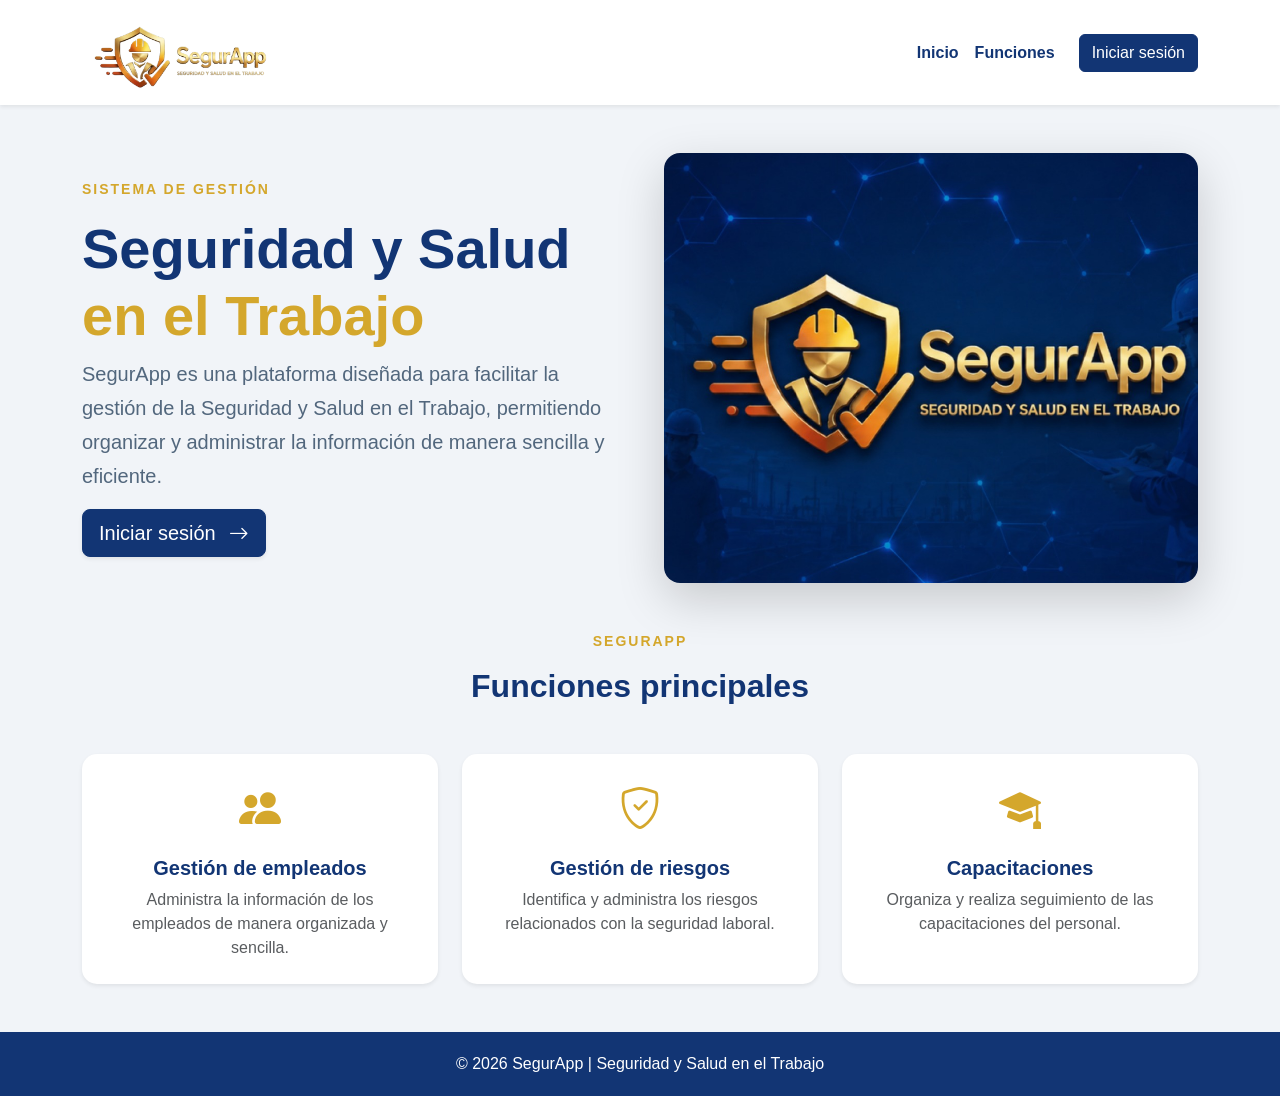
<file: index.html>
<!DOCTYPE html>
<html lang="es">

<head>

    <meta charset="UTF-8">

    <meta name="viewport" content="width=device-width, initial-scale=1.0">

    <title>SegurApp - Seguridad y Salud en el Trabajo</title>


    <link
        href="https://cdn.jsdelivr.net/npm/bootstrap@5.3.3/dist/css/bootstrap.min.css"
        rel="stylesheet"
    >


    <link
        rel="stylesheet"
        href="https://cdn.jsdelivr.net/npm/bootstrap-icons@1.11.3/font/bootstrap-icons.min.css"
    >


    <link rel="stylesheet" href="CSS/index.css">

</head>


<body>


    <nav class="navbar navbar-expand-lg navbar-light bg-white shadow-sm">

        <div class="container">


            <a class="navbar-brand" href="index.html">

                <img
                    src="IMGS/logoSegurApp.png"
                    alt="Logo SegurApp"
                    class="logo-navbar"
                >

            </a>



            <button
                class="navbar-toggler"
                type="button"
                data-bs-toggle="collapse"
                data-bs-target="#menuSegurApp"
                aria-controls="menuSegurApp"
                aria-expanded="false"
                aria-label="Mostrar menú"
            >

                <span class="navbar-toggler-icon"></span>

            </button>



            <div
                class="collapse navbar-collapse"
                id="menuSegurApp"
            >

                <ul class="navbar-nav ms-auto align-items-lg-center">

                    <li class="nav-item">

                        <a
                            class="nav-link active"
                            href="index.html"
                        >
                            Inicio
                        </a>

                    </li>


                    <li class="nav-item">

                        <a
                            class="nav-link"
                            href="#funciones"
                        >
                            Funciones
                        </a>

                    </li>


                    <li class="nav-item ms-lg-3">

                        <a
                            href="proyecto.html"
                            class="btn btn-primary"
                        >

                            Iniciar sesión

                        </a>

                    </li>

                </ul>

            </div>

        </div>

    </nav>



    <main class="container py-5">

        <div class="row align-items-center g-5">



            <section class="col-lg-6">

                <p class="etiqueta">
                    SISTEMA DE GESTIÓN
                </p>


                <h1 class="display-4 fw-bold">

                    Seguridad y Salud

                    <span>
                        en el Trabajo
                    </span>

                </h1>


                <p class="descripcion lead">

                    SegurApp es una plataforma diseñada para facilitar
                    la gestión de la Seguridad y Salud en el Trabajo,
                    permitiendo organizar y administrar la información
                    de manera sencilla y eficiente.

                </p>


                <a
                    href="proyecto.html"
                    class="btn btn-primary btn-lg shadow-sm"
                >

                    Iniciar sesión

                    <i class="bi bi-arrow-right ms-2"></i>

                </a>

            </section>




            <section class="col-lg-6">

                <div class="card border-0 shadow-lg rounded-4 overflow-hidden">

                    <img
                        src="IMGS/imagen-login.jpeg"
                        alt="Seguridad y Salud en el Trabajo"
                        class="img-fluid imagen-principal"
                    >

                </div>

            </section>

        </div>

    </main>




    <section
        id="funciones"
        class="container pb-5"
    >

        <div class="text-center mb-5">

            <p class="etiqueta">
                SEGURAPP
            </p>

            <h2 class="fw-bold">
                Funciones principales
            </h2>

        </div>


        <div class="row g-4">




            <div class="col-md-4">

                <div class="card funcion-card h-100 border-0 shadow-sm">

                    <div class="card-body text-center p-4">

                        <div class="icono-card">

                            <i class="bi bi-people-fill"></i>

                        </div>


                        <h5 class="card-title fw-bold">

                            Gestión de empleados

                        </h5>


                        <p class="card-text text-muted">

                            Administra la información de los empleados
                            de manera organizada y sencilla.

                        </p>

                    </div>

                </div>

            </div>




            <div class="col-md-4">

                <div class="card funcion-card h-100 border-0 shadow-sm">

                    <div class="card-body text-center p-4">

                        <div class="icono-card">

                            <i class="bi bi-shield-check"></i>

                        </div>


                        <h5 class="card-title fw-bold">

                            Gestión de riesgos

                        </h5>


                        <p class="card-text text-muted">

                            Identifica y administra los riesgos
                            relacionados con la seguridad laboral.

                        </p>

                    </div>

                </div>

            </div>




            <div class="col-md-4">

                <div class="card funcion-card h-100 border-0 shadow-sm">

                    <div class="card-body text-center p-4">

                        <div class="icono-card">

                            <i class="bi bi-mortarboard-fill"></i>

                        </div>


                        <h5 class="card-title fw-bold">

                            Capacitaciones

                        </h5>


                        <p class="card-text text-muted">

                            Organiza y realiza seguimiento
                            de las capacitaciones del personal.

                        </p>

                    </div>

                </div>

            </div>

        </div>

    </section>


    <footer class="footer">

        <div class="container text-center">

            <p class="mb-0">

                © 2026 SegurApp |
                Seguridad y Salud en el Trabajo

            </p>

        </div>

    </footer>



    <script
        src="https://cdn.jsdelivr.net/npm/bootstrap@5.3.3/dist/js/bootstrap.bundle.min.js">
    </script>

</body>

</html>
</file>
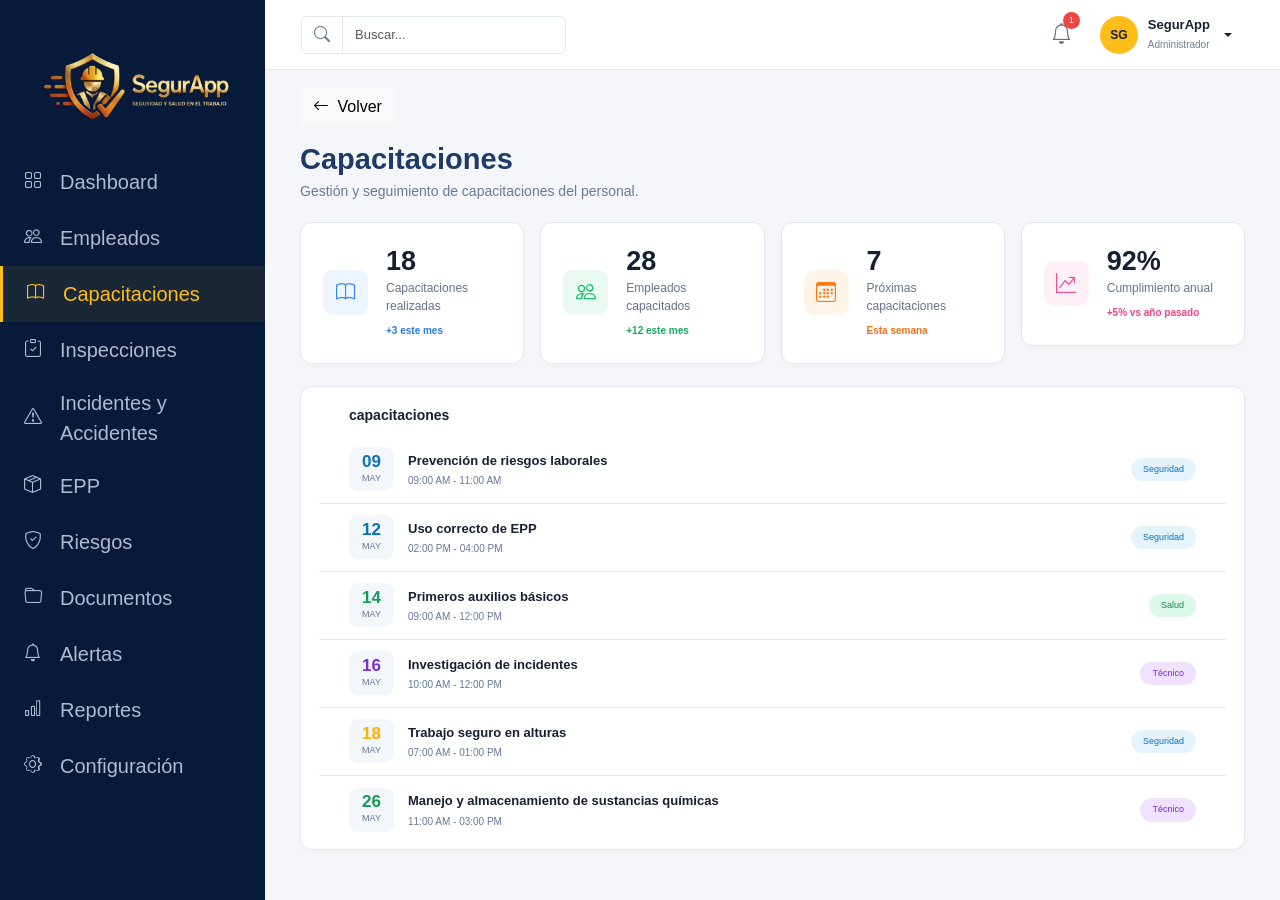
<file: capacitaciones-lista.html>
<!DOCTYPE html>
<html lang="es">

<head>
    <meta charset="UTF-8">
    <meta name="viewport" content="width=device-width, initial-scale=1.0">

    <title>Capacitaciones - SegurApp</title>

    <link href="https://cdn.jsdelivr.net/npm/bootstrap@5.3.3/dist/css/bootstrap.min.css" rel="stylesheet">

    <link rel="stylesheet" href="https://cdn.jsdelivr.net/npm/bootstrap-icons@1.11.3/font/bootstrap-icons.min.css">

    <link rel="stylesheet" href="CSS/capacitaciones-lista.css">
</head>

<body>

    <div class="container-fluid p-0">
        <div class="row g-0 min-vh-100">
            
            <aside class="col-auto d-none d-md-block">

                <div class="barra-lateral vh-100">

                    <div class="logo-contenedor text-center">
                        <img src="IMGS/logoSegurApp.png" alt="Logo SegurApp" class="logo">
                    </div>

                    <nav class="nav flex-column">

                        <a href="Dashboard.html" class="enlace-menu">
                            <i class="bi bi-grid"></i>
                            <span>Dashboard</span>
                        </a>

                        <a href="empleados.html" class="enlace-menu">
                            <i class="bi bi-people"></i>
                            <span>Empleados</span>
                        </a>

                        <a href="capacitaciones.html" class="enlace-menu activo">
                            <i class="bi bi-book"></i>
                            <span>Capacitaciones</span>
                        </a>

                        <a href="inspecciones.html" class="enlace-menu">
                            <i class="bi bi-clipboard-check"></i>
                            <span>Inspecciones</span>
                        </a>

                        <a href="#" class="enlace-menu">
                            <i class="bi bi-exclamation-triangle"></i>
                            <span>Incidentes y Accidentes</span>
                        </a>

                        <a href="#" class="enlace-menu">
                            <i class="bi bi-box-seam"></i>
                            <span>EPP</span>
                        </a>

                        <a href="#" class="enlace-menu">
                            <i class="bi bi-shield-check"></i>
                            <span>Riesgos</span>
                        </a>

                        <a href="#" class="enlace-menu">
                            <i class="bi bi-folder"></i>
                            <span>Documentos</span>
                        </a>

                        <a href="#" class="enlace-menu">
                            <i class="bi bi-bell"></i>
                            <span>Alertas</span>
                        </a>

                        <a href="#" class="enlace-menu">
                            <i class="bi bi-bar-chart"></i>
                            <span>Reportes</span>
                        </a>

                        <a href="#" class="enlace-menu">
                            <i class="bi bi-gear"></i>
                            <span>Configuración</span>
                        </a>

                    </nav>

                </div>

            </aside>


            <main class="col">

                <nav class="navbar bg-white px-4">

                    <div class="container-fluid">

                        <div class="d-flex align-items-center gap-2">

                            <button class="boton-menu-movil d-md-none" type="button"
                                data-bs-toggle="offcanvas" data-bs-target="#menuMovil"
                                aria-controls="menuMovil" aria-label="Abrir menú">
                                <i class="bi bi-list"></i>
                            </button>

                            <span class="titulo-movil d-md-none">Capacitaciones</span>

                            <div class="input-group buscador d-none d-md-flex">

                                <span class="input-group-text bg-white">
                                    <i class="bi bi-search"></i>
                                </span>

                                <input type="text" class="form-control" placeholder="Buscar...">

                            </div>

                        </div>


                        <div class="d-flex align-items-center gap-3">

                            <div class="notificaciones position-relative">

                                <i class="bi bi-bell"></i>

                                <span class="badge-notificacion">
                                    1
                                </span>

                            </div>


                            <div class="dropdown">

                                <button class="btn usuario-menu dropdown-toggle" type="button"
                                    data-bs-toggle="dropdown">

                                    <div class="avatar">
                                        SG
                                    </div>

                                    <div class="datos-usuario d-none d-md-block">
                                        <strong>SegurApp</strong>
                                        <small>Administrador</small>
                                    </div>

                                </button>


                                <ul class="dropdown-menu dropdown-menu-end">

                                    <li>
                                        <a class="dropdown-item" href="#">
                                            <i class="bi bi-person me-2"></i>
                                            Mi perfil
                                        </a>
                                    </li>

                                    <li>
                                        <a class="dropdown-item" href="#">
                                            <i class="bi bi-gear me-2"></i>
                                            Configuración
                                        </a>
                                    </li>

                                    <li>
                                        <hr class="dropdown-divider">
                                    </li>

                                    <li>
                                        <a class="dropdown-item text-danger" href="index.html">
                                            <i class="bi bi-box-arrow-right me-2"></i>
                                            Cerrar sesión
                                        </a>
                                    </li>

                                </ul>

                            </div>

                        </div>

                    </div>

                </nav>


                <div class="contenido">

                    <div class="encabezado">

                        <a href="capacitaciones.html" class="btn btn-light mb-3">
                            <i class="bi bi-arrow-left me-1"></i>
                            Volver
                        </a>

                        <h1>
                            Capacitaciones
                        </h1>

                        <p>
                            Gestión y seguimiento de capacitaciones del personal.
                        </p>

                    </div>


                    <div class="row g-3 tarjetas">

                        <div class="col-xl-3 col-md-6">
                            <div class="tarjeta">
                                <div class="icono icono-azul">
                                    <i class="bi bi-book"></i>
                                </div>
                                <div>
                                    <h2>18</h2>
                                    <p>Capacitaciones realizadas</p>
                                    <span class="dato azul">+3 este mes</span>
                                </div>
                            </div>
                        </div>

                        <div class="col-xl-3 col-md-6">
                            <div class="tarjeta">
                                <div class="icono icono-verde">
                                    <i class="bi bi-people"></i>
                                </div>
                                <div>
                                    <h2>28</h2>
                                    <p>Empleados capacitados</p>
                                    <span class="dato verde">+12 este mes</span>
                                </div>
                            </div>
                        </div>

                        <div class="col-xl-3 col-md-6">
                            <div class="tarjeta">
                                <div class="icono icono-naranja">
                                    <i class="bi bi-calendar3"></i>
                                </div>
                                <div>
                                    <h2>7</h2>
                                    <p>Próximas capacitaciones</p>
                                    <span class="dato naranja">Esta semana</span>
                                </div>
                            </div>
                        </div>

                        <div class="col-xl-3 col-md-6">
                            <div class="tarjeta">
                                <div class="icono icono-rosado">
                                    <i class="bi bi-graph-up-arrow"></i>
                                </div>
                                <div>
                                    <h2>92%</h2>
                                    <p>Cumplimiento anual</p>
                                    <span class="dato rosado">+5% vs año pasado</span>
                                </div>
                            </div>
                        </div>

                    </div>


                    <div class="tarjeta-lista">

                        <div class="titulo-lista">
                            <h3>Capacitaciones</h3>
                        </div>

                        <div class="lista-capacitaciones">

                            <div class="capacitacion">
                                <div class="fecha fecha-azul">
                                    <strong>09</strong>
                                    <span>MAY</span>
                                </div>
                                <div class="datos-capacitacion">
                                    <strong>Prevención de riesgos laborales</strong>
                                    <span>09:00 AM - 11:00 AM</span>
                                </div>
                                <span class="categoria seguridad">Seguridad</span>
                            </div>

                            <div class="capacitacion">
                                <div class="fecha fecha-azul">
                                    <strong>12</strong>
                                    <span>MAY</span>
                                </div>
                                <div class="datos-capacitacion">
                                    <strong>Uso correcto de EPP</strong>
                                    <span>02:00 PM - 04:00 PM</span>
                                </div>
                                <span class="categoria seguridad">Seguridad</span>
                            </div>

                            <div class="capacitacion">
                                <div class="fecha fecha-verde">
                                    <strong>14</strong>
                                    <span>MAY</span>
                                </div>
                                <div class="datos-capacitacion">
                                    <strong>Primeros auxilios básicos</strong>
                                    <span>09:00 AM - 12:00 PM</span>
                                </div>
                                <span class="categoria salud">Salud</span>
                            </div>

                            <div class="capacitacion">
                                <div class="fecha fecha-morado">
                                    <strong>16</strong>
                                    <span>MAY</span>
                                </div>
                                <div class="datos-capacitacion">
                                    <strong>Investigación de incidentes</strong>
                                    <span>10:00 AM - 12:00 PM</span>
                                </div>
                                <span class="categoria tecnico">Técnico</span>
                            </div>

                            <div class="capacitacion">
                                <div class="fecha fecha-naranja">
                                    <strong>18</strong>
                                    <span>MAY</span>
                                </div>
                                <div class="datos-capacitacion">
                                    <strong>Trabajo seguro en alturas</strong>
                                    <span>07:00 AM - 01:00 PM</span>
                                </div>
                                <span class="categoria seguridad">Seguridad</span>
                            </div>

                            <div class="capacitacion">
                                <div class="fecha fecha-verde">
                                    <strong>26</strong>
                                    <span>MAY</span>
                                </div>
                                <div class="datos-capacitacion">
                                    <strong>Manejo y almacenamiento de sustancias químicas</strong>
                                    <span>11:00 AM - 03:00 PM</span>
                                </div>
                                <span class="categoria tecnico">Técnico</span>
                            </div>

                        </div>

                    </div>

                </div>

            </main>

        </div>
    </div>


    <div class="offcanvas offcanvas-start menu-movil" tabindex="-1" id="menuMovil">

        <div class="offcanvas-header">

            <img src="IMGS/logoSegurApp.png" class="logo-movil" alt="Logo SegurApp">

            <button type="button" class="btn-close btn-close-white" data-bs-dismiss="offcanvas"
                aria-label="Cerrar"></button>

        </div>

        <div class="offcanvas-body p-0">

            <nav class="nav flex-column">

                <a href="Dashboard.html" class="enlace-menu">
                    <i class="bi bi-grid"></i> <span>Dashboard</span>
                </a>

                <a href="empleados.html" class="enlace-menu">
                    <i class="bi bi-people"></i> <span>Empleados</span>
                </a>

                <a href="capacitaciones.html" class="enlace-menu activo">
                    <i class="bi bi-book"></i> <span>Capacitaciones</span>
                </a>

                <a href="inspecciones.html" class="enlace-menu">
                    <i class="bi bi-clipboard-check"></i> <span>Inspecciones</span>
                </a>

                <a href="#" class="enlace-menu">
                    <i class="bi bi-exclamation-triangle"></i> <span>Incidentes y Accidentes</span>
                </a>

                <a href="#" class="enlace-menu">
                    <i class="bi bi-box-seam"></i> <span>EPP</span>
                </a>

                <a href="#" class="enlace-menu">
                    <i class="bi bi-shield-check"></i> <span>Riesgos</span>
                </a>

                <a href="#" class="enlace-menu">
                    <i class="bi bi-folder"></i> <span>Documentos</span>
                </a>

                <a href="#" class="enlace-menu">
                    <i class="bi bi-bell"></i> <span>Alertas</span>
                </a>

                <a href="#" class="enlace-menu">
                    <i class="bi bi-bar-chart"></i> <span>Reportes</span>
                </a>

                <a href="#" class="enlace-menu">
                    <i class="bi bi-gear"></i> <span>Configuración</span>
                </a>

            </nav>

        </div>

    </div>


    <script src="https://cdn.jsdelivr.net/npm/bootstrap@5.3.3/dist/js/bootstrap.bundle.min.js"></script>

</body>

</html>
</file>
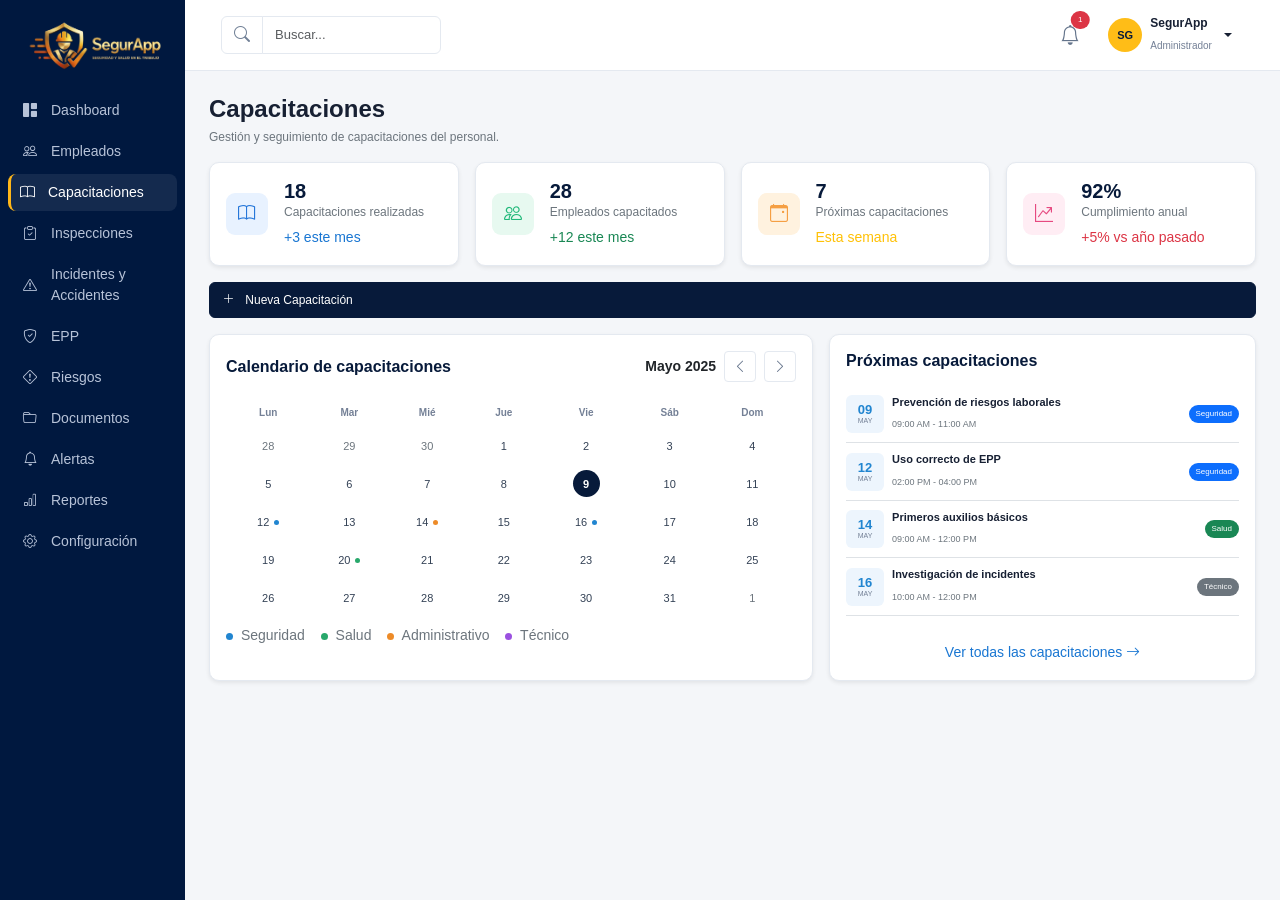
<file: capacitaciones.html>
<!DOCTYPE html>
<html lang="es">

<head>

    <meta charset="UTF-8">

    <meta name="viewport" content="width=device-width, initial-scale=1.0">

    <title>SegurApp - Capacitaciones</title>

    <link href="https://cdn.jsdelivr.net/npm/bootstrap@5.3.3/dist/css/bootstrap.min.css" rel="stylesheet">

    <link rel="stylesheet" href="https://cdn.jsdelivr.net/npm/bootstrap-icons@1.11.3/font/bootstrap-icons.min.css">

    <link rel="stylesheet" href="CSS/capacitaciones.css">

</head>


<body>

    <div class="container-fluid p-0">

        <div class="row g-0 min-vh-100">

            <aside class="col-auto d-none d-md-block">

                <div class="barra-lateral vh-100">

                    <div class="text-center">
                        <img src="IMGS/logoSegurApp.png" alt="Logo SegurApp" class="img-fluid logo">
                    </div>

                    <nav class="nav flex-column">

                        <a href="Dashboard.html" class="nav-link enlace-menu">
                            <i class="bi bi-grid-1x2-fill"></i>
                            <span>Dashboard</span>
                        </a>

                        <a href="empleados.html" class="nav-link enlace-menu">
                            <i class="bi bi-people"></i>
                            <span>Empleados</span>
                        </a>

                        <a href="capacitaciones.html" class="nav-link enlace-menu activo">
                            <i class="bi bi-book"></i>
                            <span>Capacitaciones</span>
                        </a>

                        <a href="inspecciones.html" class="nav-link enlace-menu">
                            <i class="bi bi-clipboard-check"></i>
                            <span>Inspecciones</span>
                        </a>

                        <a href="#" class="nav-link enlace-menu">
                            <i class="bi bi-exclamation-triangle"></i>
                            <span>Incidentes y Accidentes</span>
                        </a>

                        <a href="#" class="nav-link enlace-menu">
                            <i class="bi bi-shield-check"></i>
                            <span>EPP</span>
                        </a>

                        <a href="#" class="nav-link enlace-menu">
                            <i class="bi bi-exclamation-diamond"></i>
                            <span>Riesgos</span>
                        </a>

                        <a href="#" class="nav-link enlace-menu">
                            <i class="bi bi-folder"></i>
                            <span>Documentos</span>
                        </a>

                        <a href="#" class="nav-link enlace-menu">
                            <i class="bi bi-bell"></i>
                            <span>Alertas</span>
                        </a>

                        <a href="#" class="nav-link enlace-menu">
                            <i class="bi bi-bar-chart"></i>
                            <span>Reportes</span>
                        </a>

                        <a href="#" class="nav-link enlace-menu">
                            <i class="bi bi-gear"></i>
                            <span>Configuración</span>
                        </a>

                    </nav>

                </div>

            </aside>


            <main class="col">

                <nav class="navbar bg-light px-4">

                    <div class="container-fluid">

                        <div class="d-flex align-items-center gap-2">

                            <button class="boton-menu-movil d-md-none" type="button"
                                data-bs-toggle="offcanvas" data-bs-target="#menuMovil"
                                aria-controls="menuMovil" aria-label="Abrir menú">
                                <i class="bi bi-list"></i>
                            </button>

                            <span class="titulo-movil d-md-none">Capacitaciones</span>

                            <form class="d-none d-md-flex">

                                <div class="input-group">

                                    <span class="input-group-text bg-white">
                                        <i class="bi bi-search"></i>
                                    </span>

                                    <input class="form-control" type="search" placeholder="Buscar..." aria-label="Buscar">

                                </div>

                            </form>

                        </div>


                        <div class="d-flex align-items-center gap-3">

                            <div class="position-relative">

                                <i class="bi bi-bell fs-5"></i>

                                <span class="position-absolute top-0 start-100 translate-middle badge rounded-pill bg-danger">
                                    1
                                </span>

                            </div>


                            <div class="dropdown">

                                <button class="btn dropdown-toggle d-flex align-items-center gap-2" type="button"
                                    data-bs-toggle="dropdown" aria-expanded="false">

                                    <span class="avatar-usuario">
                                        SG
                                    </span>

                                    <span class="d-none d-md-block text-start">

                                        <strong class="d-block">
                                            SegurApp
                                        </strong>

                                        <small>
                                            Administrador
                                        </small>

                                    </span>

                                </button>


                                <ul class="dropdown-menu dropdown-menu-end shadow">

                                    <li>
                                        <div class="px-3 py-2">
                                            <strong>SegurApp</strong>
                                            <small class="d-block text-secondary">Administrador</small>
                                        </div>
                                    </li>

                                    <li>
                                        <hr class="dropdown-divider">
                                    </li>

                                    <li>
                                        <a class="dropdown-item" href="#">
                                            <i class="bi bi-person me-2"></i>
                                            Mi perfil
                                        </a>
                                    </li>

                                    <li>
                                        <a class="dropdown-item" href="#">
                                            <i class="bi bi-gear me-2"></i>
                                            Configuración
                                        </a>
                                    </li>

                                </ul>

                            </div>

                        </div>

                    </div>

                </nav>


                <div class="container-fluid p-4">

                    <div class="mb-3">

                        <h1 class="h4 fw-bold mb-1">
                            Capacitaciones
                        </h1>

                        <p class="text-secondary small mb-0">
                            Gestión y seguimiento de capacitaciones del personal.
                        </p>

                    </div>


                    <div class="row g-3 mb-3">

                        <div class="col-12 col-sm-6 col-xl-3">
                            <div class="card h-100 border-0 shadow-sm">
                                <div class="card-body d-flex align-items-center gap-3">
                                    <div class="icono-estadistica icono-azul">
                                        <i class="bi bi-book"></i>
                                    </div>
                                    <div>
                                        <h2 class="h5 fw-bold mb-0">18</h2>
                                        <p class="small text-secondary mb-1">Capacitaciones realizadas</p>
                                        <span class="small text-primary">+3 este mes</span>
                                    </div>
                                </div>
                            </div>
                        </div>

                        <div class="col-12 col-sm-6 col-xl-3">
                            <div class="card h-100 border-0 shadow-sm">
                                <div class="card-body d-flex align-items-center gap-3">
                                    <div class="icono-estadistica icono-verde">
                                        <i class="bi bi-people"></i>
                                    </div>
                                    <div>
                                        <h2 class="h5 fw-bold mb-0">28</h2>
                                        <p class="small text-secondary mb-1">Empleados capacitados</p>
                                        <span class="small text-success">+12 este mes</span>
                                    </div>
                                </div>
                            </div>
                        </div>

                        <div class="col-12 col-sm-6 col-xl-3">
                            <div class="card h-100 border-0 shadow-sm">
                                <div class="card-body d-flex align-items-center gap-3">
                                    <div class="icono-estadistica icono-naranja">
                                        <i class="bi bi-calendar-event"></i>
                                    </div>
                                    <div>
                                        <h2 class="h5 fw-bold mb-0">7</h2>
                                        <p class="small text-secondary mb-1">Próximas capacitaciones</p>
                                        <span class="small text-warning">Esta semana</span>
                                    </div>
                                </div>
                            </div>
                        </div>

                        <div class="col-12 col-sm-6 col-xl-3">
                            <div class="card h-100 border-0 shadow-sm">
                                <div class="card-body d-flex align-items-center gap-3">
                                    <div class="icono-estadistica icono-rosado">
                                        <i class="bi bi-graph-up-arrow"></i>
                                    </div>
                                    <div>
                                        <h2 class="h5 fw-bold mb-0">92%</h2>
                                        <p class="small text-secondary mb-1">Cumplimiento anual</p>
                                        <span class="small text-danger">+5% vs año pasado</span>
                                    </div>
                                </div>
                            </div>
                        </div>

                    </div>


                    <div class="d-grid mb-3">

                        <a href="capacitaciones-lista.html" class="btn btn-primary text-start">
                            <i class="bi bi-plus-lg me-2"></i>
                            Nueva Capacitación
                        </a>

                    </div>


                    <div class="row g-3">

                        <div class="col-12 col-xl-7">

                            <div class="card border-0 shadow-sm h-100">

                                <div class="card-body">

                                    <div class="d-flex justify-content-between align-items-center mb-3">

                                        <h2 class="h6 fw-bold mb-0">
                                            Calendario de capacitaciones
                                        </h2>

                                        <div class="d-flex align-items-center gap-2">

                                            <strong class="small">Mayo 2025</strong>

                                            <button type="button" class="btn btn-sm btn-light">
                                                <i class="bi bi-chevron-left"></i>
                                            </button>

                                            <button type="button" class="btn btn-sm btn-light">
                                                <i class="bi bi-chevron-right"></i>
                                            </button>

                                        </div>

                                    </div>


                                    <div class="table-responsive">

                                        <table class="table table-borderless text-center align-middle mb-2">

                                            <thead>
                                                <tr class="text-secondary small">
                                                    <th>Lun</th>
                                                    <th>Mar</th>
                                                    <th>Mié</th>
                                                    <th>Jue</th>
                                                    <th>Vie</th>
                                                    <th>Sáb</th>
                                                    <th>Dom</th>
                                                </tr>
                                            </thead>

                                            <tbody>

                                                <tr>
                                                    <td class="text-secondary">28</td>
                                                    <td class="text-secondary">29</td>
                                                    <td class="text-secondary">30</td>
                                                    <td>1</td>
                                                    <td>2</td>
                                                    <td>3</td>
                                                    <td>4</td>
                                                </tr>

                                                <tr>
                                                    <td><span class="dia-calendario">5</span></td>
                                                    <td>6</td>
                                                    <td>7</td>
                                                    <td>8</td>
                                                    <td><span class="dia-seleccionado">9</span></td>
                                                    <td>10</td>
                                                    <td>11</td>
                                                </tr>

                                                <tr>
                                                    <td class="dia-con-evento">12 <span class="punto-calendario punto-azul"></span></td>
                                                    <td>13</td>
                                                    <td class="dia-con-evento">14 <span class="punto-calendario punto-naranja"></span></td>
                                                    <td>15</td>
                                                    <td class="dia-con-evento">16 <span class="punto-calendario punto-azul"></span></td>
                                                    <td>17</td>
                                                    <td>18</td>
                                                </tr>

                                                <tr>
                                                    <td>19</td>
                                                    <td class="dia-con-evento">20 <span class="punto-calendario punto-verde"></span></td>
                                                    <td>21</td>
                                                    <td>22</td>
                                                    <td>23</td>
                                                    <td>24</td>
                                                    <td>25</td>
                                                </tr>

                                                <tr>
                                                    <td>26</td>
                                                    <td>27</td>
                                                    <td>28</td>
                                                    <td>29</td>
                                                    <td>30</td>
                                                    <td>31</td>
                                                    <td class="text-secondary">1</td>
                                                </tr>

                                            </tbody>

                                        </table>

                                    </div>


                                    <div class="d-flex flex-wrap gap-3 small text-secondary">

                                        <span><span class="leyenda punto-azul"></span> Seguridad</span>

                                        <span><span class="leyenda punto-verde"></span> Salud</span>

                                        <span><span class="leyenda punto-naranja"></span> Administrativo</span>

                                        <span><span class="leyenda punto-morado"></span> Técnico</span>

                                    </div>

                                </div>

                            </div>

                        </div>


                        <div class="col-12 col-xl-5">

                            <div class="card border-0 shadow-sm h-100">

                                <div class="card-body">

                                    <h2 class="h6 fw-bold mb-3">
                                        Próximas capacitaciones
                                    </h2>


                                    <div class="d-flex align-items-center gap-2 py-2 border-bottom">
                                        <div class="caja-fecha">
                                            <strong>09</strong>
                                            <small>MAY</small>
                                        </div>
                                        <div class="flex-grow-1">
                                            <strong class="d-block small">Prevención de riesgos laborales</strong>
                                            <small class="text-secondary">09:00 AM - 11:00 AM</small>
                                        </div>
                                        <span class="badge text-bg-primary">Seguridad</span>
                                    </div>


                                    <div class="d-flex align-items-center gap-2 py-2 border-bottom">
                                        <div class="caja-fecha">
                                            <strong>12</strong>
                                            <small>MAY</small>
                                        </div>
                                        <div class="flex-grow-1">
                                            <strong class="d-block small">Uso correcto de EPP</strong>
                                            <small class="text-secondary">02:00 PM - 04:00 PM</small>
                                        </div>
                                        <span class="badge text-bg-primary">Seguridad</span>
                                    </div>


                                    <div class="d-flex align-items-center gap-2 py-2 border-bottom">
                                        <div class="caja-fecha">
                                            <strong>14</strong>
                                            <small>MAY</small>
                                        </div>
                                        <div class="flex-grow-1">
                                            <strong class="d-block small">Primeros auxilios básicos</strong>
                                            <small class="text-secondary">09:00 AM - 12:00 PM</small>
                                        </div>
                                        <span class="badge text-bg-success">Salud</span>
                                    </div>


                                    <div class="d-flex align-items-center gap-2 py-2 border-bottom">
                                        <div class="caja-fecha">
                                            <strong>16</strong>
                                            <small>MAY</small>
                                        </div>
                                        <div class="flex-grow-1">
                                            <strong class="d-block small">Investigación de incidentes</strong>
                                            <small class="text-secondary">10:00 AM - 12:00 PM</small>
                                        </div>
                                        <span class="badge text-bg-secondary">Técnico</span>
                                    </div>


                                    <div class="text-center mt-4">

                                        <a href="#" class="text-primary text-decoration-none small">
                                            Ver todas las capacitaciones
                                            <i class="bi bi-arrow-right"></i>
                                        </a>

                                    </div>

                                </div>

                            </div>

                        </div>

                    </div>

                </div>

            </main>

        </div>

    </div>

    <div class="offcanvas offcanvas-start menu-movil" tabindex="-1" id="menuMovil">

        <div class="offcanvas-header">

            <img src="IMGS/logoSegurApp.png" class="logo-movil" alt="Logo SegurApp">

            <button type="button" class="btn-close btn-close-white" data-bs-dismiss="offcanvas"
                aria-label="Cerrar"></button>

        </div>

        <div class="offcanvas-body p-0">

            <nav class="nav flex-column">

                <a href="Dashboard.html" class="nav-link enlace-menu">
                    <i class="bi bi-grid-1x2-fill"></i> <span>Dashboard</span>
                </a>

                <a href="empleados.html" class="nav-link enlace-menu">
                    <i class="bi bi-people"></i> <span>Empleados</span>
                </a>

                <a href="capacitaciones.html" class="nav-link enlace-menu activo">
                    <i class="bi bi-book"></i> <span>Capacitaciones</span>
                </a>

                <a href="inspecciones.html" class="nav-link enlace-menu">
                    <i class="bi bi-clipboard-check"></i> <span>Inspecciones</span>
                </a>

                <a href="#" class="nav-link enlace-menu">
                    <i class="bi bi-exclamation-triangle"></i> <span>Incidentes y Accidentes</span>
                </a>

                <a href="#" class="nav-link enlace-menu">
                    <i class="bi bi-shield-check"></i> <span>EPP</span>
                </a>

                <a href="#" class="nav-link enlace-menu">
                    <i class="bi bi-exclamation-diamond"></i> <span>Riesgos</span>
                </a>

                <a href="#" class="nav-link enlace-menu">
                    <i class="bi bi-folder"></i> <span>Documentos</span>
                </a>

                <a href="#" class="nav-link enlace-menu">
                    <i class="bi bi-bell"></i> <span>Alertas</span>
                </a>

                <a href="#" class="nav-link enlace-menu">
                    <i class="bi bi-bar-chart"></i> <span>Reportes</span>
                </a>

                <a href="#" class="nav-link enlace-menu">
                    <i class="bi bi-gear"></i> <span>Configuración</span>
                </a>

            </nav>

        </div>

    </div>


    <script src="https://cdn.jsdelivr.net/npm/bootstrap@5.3.3/dist/js/bootstrap.bundle.min.js"></script>

</body>

</html>
</file>
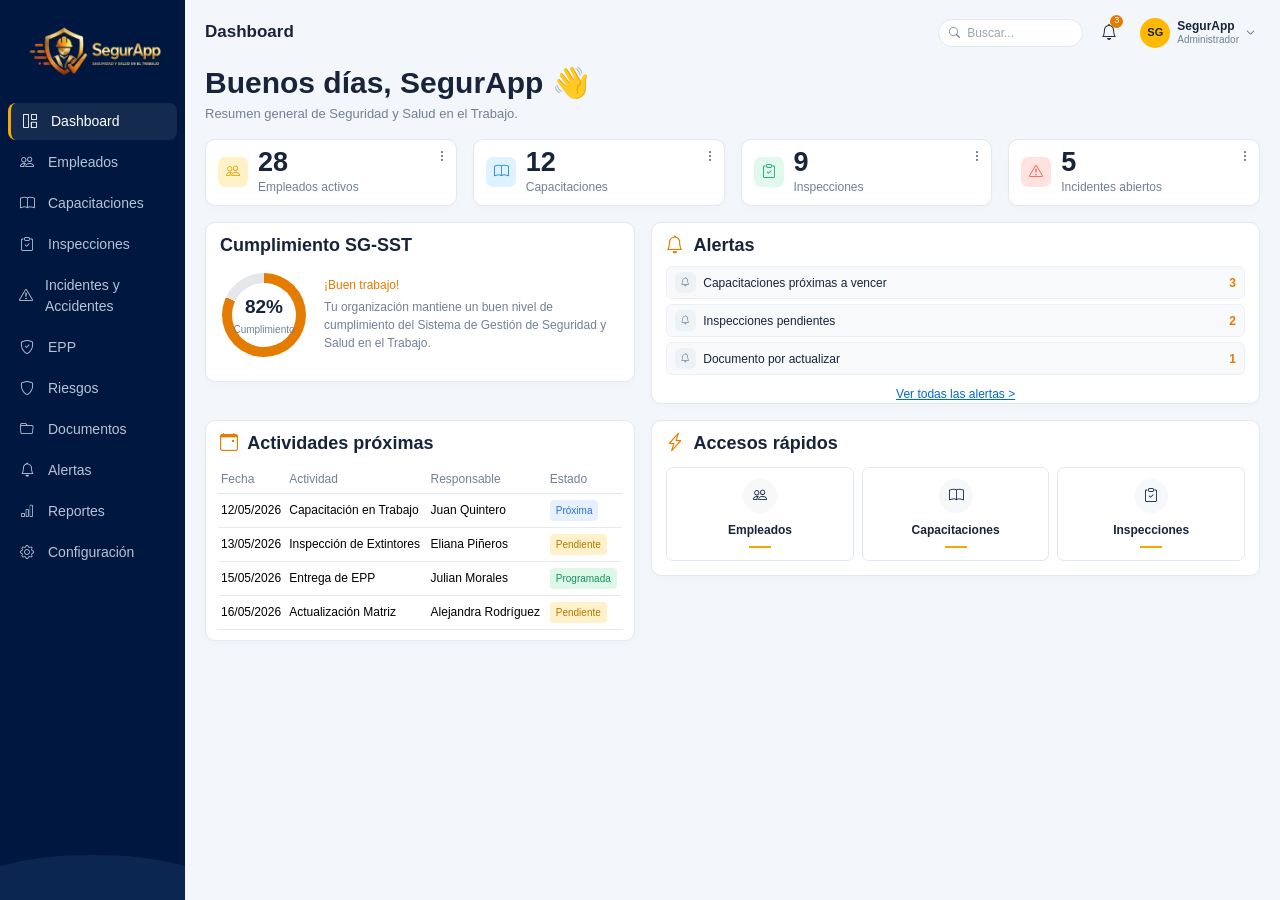
<file: Dashboard.html>
<!DOCTYPE html>
<html lang="es">

<head>

    <meta charset="UTF-8">

    <meta
        name="viewport"
        content="width=device-width, initial-scale=1.0"
    >

    <title>SegurApp - Dashboard</title>

    <link
        href="https://cdn.jsdelivr.net/npm/bootstrap@5.3.3/dist/css/bootstrap.min.css"
        rel="stylesheet"
    >

    <link
        rel="stylesheet"
        href="https://cdn.jsdelivr.net/npm/bootstrap-icons@1.11.3/font/bootstrap-icons.min.css"
    >

    <link
        rel="stylesheet"
        href="CSS/dashboard.css"
    >

</head>


<body>


<div class="contenedor-dashboard">

    <aside class="barra-lateral d-none d-lg-flex flex-column">


        <div class="contenedor-logo">

            <img
                src="IMGS/logoSegurApp.png"
                alt="Logo SegurApp"
                class="logo"
            >

        </div>

        <nav class="menu-lateral">

            <a
                href="dashboard.html"
                class="elemento-menu activo"
            >

                <i class="bi bi-grid-1x2"></i>

                <span>Dashboard</span>

            </a>

            <a
                href="empleados.html"
                class="elemento-menu"
            >

                <i class="bi bi-people"></i>

                <span>Empleados</span>

            </a>

            <a
                href="capacitaciones.html"
                class="elemento-menu"
            >

                <i class="bi bi-book"></i>

                <span>Capacitaciones</span>

            </a>

            <a
                href="inspecciones.html"
                class="elemento-menu"
            >

                <i class="bi bi-clipboard-check"></i>

                <span>Inspecciones</span>

            </a>

            <a
                href="#"
                class="elemento-menu"
            >

                <i class="bi bi-exclamation-triangle"></i>

                <span>Incidentes y Accidentes</span>

            </a>

            <a
                href="#"
                class="elemento-menu"
            >

                <i class="bi bi-shield-check"></i>

                <span>EPP</span>

            </a>

            <a
                href="#"
                class="elemento-menu"
            >

                <i class="bi bi-shield"></i>

                <span>Riesgos</span>

            </a>

            <a
                href="#"
                class="elemento-menu"
            >

                <i class="bi bi-folder"></i>

                <span>Documentos</span>

            </a>

            <a
                href="#"
                class="elemento-menu"
            >

                <i class="bi bi-bell"></i>

                <span>Alertas</span>

            </a>

            <a
                href="#"
                class="elemento-menu"
            >

                <i class="bi bi-bar-chart"></i>

                <span>Reportes</span>

            </a>

            <a
                href="#"
                class="elemento-menu"
            >

                <i class="bi bi-gear"></i>

                <span>Configuración</span>

            </a>


        </nav>

        <div class="decoracion-lateral"></div>

    </aside>

    <div
        class="offcanvas offcanvas-start menu-movil"
        tabindex="-1"
        id="menuMovil"
    >


        <div class="offcanvas-header">

            <img
                src="IMGS/logoSegurApp.png"
                alt="Logo SegurApp"
                class="logo-movil"
            >

            <button
                type="button"
                class="btn-close btn-close-white"
                data-bs-dismiss="offcanvas"
            ></button>

        </div>


        <div class="offcanvas-body">


            <nav class="menu-lateral">


                <a
                    href="dashboard.html"
                    class="elemento-menu activo"
                >

                    <i class="bi bi-grid-1x2"></i>

                    <span>Dashboard</span>

                </a>


                <a
                    href="empleados.html"
                    class="elemento-menu"
                >

                    <i class="bi bi-people"></i>

                    <span>Empleados</span>

                </a>


                <a
                    href="capacitaciones.html"
                    class="elemento-menu"
                >

                    <i class="bi bi-book"></i>

                    <span>Capacitaciones</span>

                </a>


                <a
                    href="inspecciones.html"
                    class="elemento-menu"
                >

                    <i class="bi bi-clipboard-check"></i>

                    <span>Inspecciones</span>

                </a>


                <a
                    href="#"
                    class="elemento-menu"
                >

                    <i class="bi bi-exclamation-triangle"></i>

                    <span>Incidentes y Accidentes</span>

                </a>


                <a
                    href="#"
                    class="elemento-menu"
                >

                    <i class="bi bi-shield-check"></i>

                    <span>EPP</span>

                </a>


                <a
                    href="#"
                    class="elemento-menu"
                >

                    <i class="bi bi-shield"></i>

                    <span>Riesgos</span>

                </a>


                <a
                    href="#"
                    class="elemento-menu"
                >

                    <i class="bi bi-folder"></i>

                    <span>Documentos</span>

                </a>


                <a
                    href="#"
                    class="elemento-menu"
                >

                    <i class="bi bi-bell"></i>

                    <span>Alertas</span>

                </a>


                <a
                    href="#"
                    class="elemento-menu"
                >

                    <i class="bi bi-bar-chart"></i>

                    <span>Reportes</span>

                </a>


                <a
                    href="#"
                    class="elemento-menu"
                >

                    <i class="bi bi-gear"></i>

                    <span>Configuración</span>

                </a>


            </nav>

        </div>

    </div>

    <main class="contenido-principal">

        <header class="barra-superior">


            <div class="d-flex align-items-center">


                <!-- BOTÓN MENÚ CELULAR -->

                <button
                    class="boton-menu-movil d-lg-none me-3"
                    type="button"
                    data-bs-toggle="offcanvas"
                    data-bs-target="#menuMovil"
                >

                    <i class="bi bi-list"></i>

                </button>


                <h1 class="titulo-pagina">
                    Dashboard
                </h1>


            </div>

            <div class="parte-derecha">

                <div class="buscador">

                    <i class="bi bi-search"></i>

                    <input
                        type="text"
                        placeholder="Buscar..."
                    >

                </div>

                <button
                    class="boton-notificaciones"
                    type="button"
                >

                    <i class="bi bi-bell"></i>

                    <span class="numero-notificaciones">
                        3
                    </span>

                </button>

                <div class="dropdown">


                    <button
                        class="perfil-usuario dropdown-toggle"
                        type="button"
                        data-bs-toggle="dropdown"
                        aria-expanded="false"
                    >

                        <div class="avatar">
                            SG
                        </div>

                        <div class="informacion-usuario">

                            <strong>
                                SegurApp
                            </strong>

                            <small>
                                Administrador
                            </small>

                        </div>


                    </button>

                    <ul class="dropdown-menu dropdown-menu-end menu-usuario">

                        <li class="encabezado-usuario">


                            <div class="avatar avatar-menu">
                                SG
                            </div>


                            <div class="informacion-menu">

                                <strong>
                                    SegurApp
                                </strong>

                                <small>
                                    Administrador
                                </small>

                            </div>


                        </li>



                        <li>

                            <hr class="dropdown-divider">

                        </li>

                        <li>

                            <a
                                class="dropdown-item"
                                href="#"
                            >

                                <i class="bi bi-person"></i>

                                <span>
                                    Mi perfil
                                </span>

                            </a>

                        </li>

                        <li>

                            <a
                                class="dropdown-item"
                                href="#"
                            >

                                <i class="bi bi-gear"></i>

                                <span>
                                    Configuración
                                </span>

                            </a>

                        </li>


                    </ul>


                </div>


            </div>


        </header>

        <section class="seccion-bienvenida">


            <h2>
                Buenos días, SegurApp 👋
            </h2>


            <p>
                Resumen general de Seguridad y Salud en el Trabajo.
            </p>


        </section>

        <section class="row g-3 mb-3">

            <div class="col-12 col-sm-6 col-xl-3">


                <div class="tarjeta-dashboard tarjeta-indicador">


                    <div class="icono-indicador empleados-icono">

                        <i class="bi bi-people"></i>

                    </div>


                    <div class="informacion-indicador">

                        <span class="numero-indicador">
                            28
                        </span>

                        <span class="titulo-indicador">
                            Empleados activos
                        </span>

                    </div>


                    <button class="opciones-tarjeta">

                        <i class="bi bi-three-dots-vertical"></i>

                    </button>


                </div>


            </div>

            <div class="col-12 col-sm-6 col-xl-3">


                <div class="tarjeta-dashboard tarjeta-indicador">


                    <div class="icono-indicador capacitaciones-icono">

                        <i class="bi bi-book"></i>

                    </div>


                    <div class="informacion-indicador">

                        <span class="numero-indicador">
                            12
                        </span>

                        <span class="titulo-indicador">
                            Capacitaciones
                        </span>

                    </div>


                    <button class="opciones-tarjeta">

                        <i class="bi bi-three-dots-vertical"></i>

                    </button>


                </div>


            </div>


            <div class="col-12 col-sm-6 col-xl-3">


                <div class="tarjeta-dashboard tarjeta-indicador">


                    <div class="icono-indicador inspecciones-icono">

                        <i class="bi bi-clipboard-check"></i>

                    </div>


                    <div class="informacion-indicador">

                        <span class="numero-indicador">
                            9
                        </span>

                        <span class="titulo-indicador">
                            Inspecciones
                        </span>

                    </div>


                    <button class="opciones-tarjeta">

                        <i class="bi bi-three-dots-vertical"></i>

                    </button>


                </div>


            </div>

            <div class="col-12 col-sm-6 col-xl-3">


                <div class="tarjeta-dashboard tarjeta-indicador">


                    <div class="icono-indicador incidentes-icono">

                        <i class="bi bi-exclamation-triangle"></i>

                    </div>


                    <div class="informacion-indicador">

                        <span class="numero-indicador">
                            5
                        </span>

                        <span class="titulo-indicador">
                            Incidentes abiertos
                        </span>

                    </div>


                    <button class="opciones-tarjeta">

                        <i class="bi bi-three-dots-vertical"></i>

                    </button>


                </div>


            </div>


        </section>

        <section class="row g-3 mb-3">

            <div class="col-12 col-xl-5">


                <div class="tarjeta-dashboard tarjeta-cumplimiento">


                    <div class="encabezado-tarjeta">

                        <h3>
                            Cumplimiento SG-SST
                        </h3>

                    </div>


                    <div class="contenido-cumplimiento">

                        <div class="circulo-progreso">


                            <div class="centro-circulo">

                                <strong>
                                    82%
                                </strong>

                                <small>
                                    Cumplimiento
                                </small>

                            </div>


                        </div>

                        <div class="texto-cumplimiento">

                            <h4>
                                ¡Buen trabajo!
                            </h4>

                            <p>
                                Tu organización mantiene un buen nivel
                                de cumplimiento del Sistema de Gestión
                                de Seguridad y Salud en el Trabajo.
                            </p>

                        </div>


                    </div>


                </div>


            </div>


            <div class="col-12 col-xl-7">


                <div class="tarjeta-dashboard tarjeta-alertas">


                    <div class="encabezado-tarjeta">

                        <h3>

                            <i class="bi bi-bell"></i>

                            Alertas

                        </h3>

                    </div>



                    <div class="lista-alertas">


                        <div class="elemento-alerta">


                            <div class="icono-alerta">

                                <i class="bi bi-bell"></i>

                            </div>


                            <span>
                                Capacitaciones próximas a vencer
                            </span>


                            <strong>
                                3
                            </strong>


                        </div>

                        <div class="elemento-alerta">


                            <div class="icono-alerta">

                                <i class="bi bi-bell"></i>

                            </div>


                            <span>
                                Inspecciones pendientes
                            </span>


                            <strong>
                                2
                            </strong>


                        </div>

                        <div class="elemento-alerta">


                            <div class="icono-alerta">

                                <i class="bi bi-bell"></i>

                            </div>


                            <span>
                                Documento por actualizar
                            </span>


                            <strong>
                                1
                            </strong>


                        </div>


                    </div>



                    <a
                        href="#"
                        class="ver-alertas"
                    >
                        Ver todas las alertas >
                    </a>


                </div>


            </div>


        </section>


        <section class="row g-3">

            <div class="col-12 col-xl-5">


                <div class="tarjeta-dashboard tarjeta-actividades">


                    <div class="encabezado-tarjeta">

                        <h3>

                            <i class="bi bi-calendar-event"></i>

                            Actividades próximas

                        </h3>

                    </div>



                    <div class="table-responsive">


                        <table class="table tabla-actividades">


                            <thead>

                                <tr>

                                    <th>
                                        Fecha
                                    </th>

                                    <th>
                                        Actividad
                                    </th>

                                    <th>
                                        Responsable
                                    </th>

                                    <th>
                                        Estado
                                    </th>

                                </tr>

                            </thead>


                            <tbody>


                                <tr>

                                    <td>
                                        12/05/2026
                                    </td>

                                    <td>
                                        Capacitación en Trabajo
                                    </td>

                                    <td>
                                        Juan Quintero
                                    </td>

                                    <td>

                                        <span class="estado estado-proxima">
                                            Próxima
                                        </span>

                                    </td>

                                </tr>


                                <tr>

                                    <td>
                                        13/05/2026
                                    </td>

                                    <td>
                                        Inspección de Extintores
                                    </td>

                                    <td>
                                        Eliana Piñeros
                                    </td>

                                    <td>

                                        <span class="estado estado-pendiente">
                                            Pendiente
                                        </span>

                                    </td>

                                </tr>


                                <tr>

                                    <td>
                                        15/05/2026
                                    </td>

                                    <td>
                                        Entrega de EPP
                                    </td>

                                    <td>
                                        Julian Morales
                                    </td>

                                    <td>

                                        <span class="estado estado-programada">
                                            Programada
                                        </span>

                                    </td>

                                </tr>


                                <tr>

                                    <td>
                                        16/05/2026
                                    </td>

                                    <td>
                                        Actualización Matriz
                                    </td>

                                    <td>
                                        Alejandra Rodríguez
                                    </td>

                                    <td>

                                        <span class="estado estado-pendiente">
                                            Pendiente
                                        </span>

                                    </td>

                                </tr>


                            </tbody>


                        </table>


                    </div>


                </div>


            </div>


            <div class="col-12 col-xl-7">


                <div class="tarjeta-dashboard tarjeta-accesos">


                    <div class="encabezado-tarjeta">

                        <h3>

                            <i class="bi bi-lightning-charge"></i>

                            Accesos rápidos

                        </h3>

                    </div>



                    <div class="contenedor-accesos">

                        <a
                            href="empleados.html"
                            class="acceso-rapido"
                        >

                            <div class="icono-acceso">

                                <i class="bi bi-people"></i>

                            </div>

                            <span>
                                Empleados
                            </span>

                            <div class="linea-acceso"></div>

                        </a>


                        <a
                            href="capacitaciones.html"
                            class="acceso-rapido"
                        >

                            <div class="icono-acceso">

                                <i class="bi bi-book"></i>

                            </div>

                            <span>
                                Capacitaciones
                            </span>

                            <div class="linea-acceso"></div>

                        </a>


                        <a
                            href="inspecciones.html"
                            class="acceso-rapido"
                        >

                            <div class="icono-acceso">

                                <i class="bi bi-clipboard-check"></i>

                            </div>

                            <span>
                                Inspecciones
                            </span>

                            <div class="linea-acceso"></div>

                        </a>

                    </div>
                </div>
            </div>
        </section>
    </main>
</div>

<script
    src="https://cdn.jsdelivr.net/npm/bootstrap@5.3.3/dist/js/bootstrap.bundle.min.js"
></script>


</body>

</html>
</file>
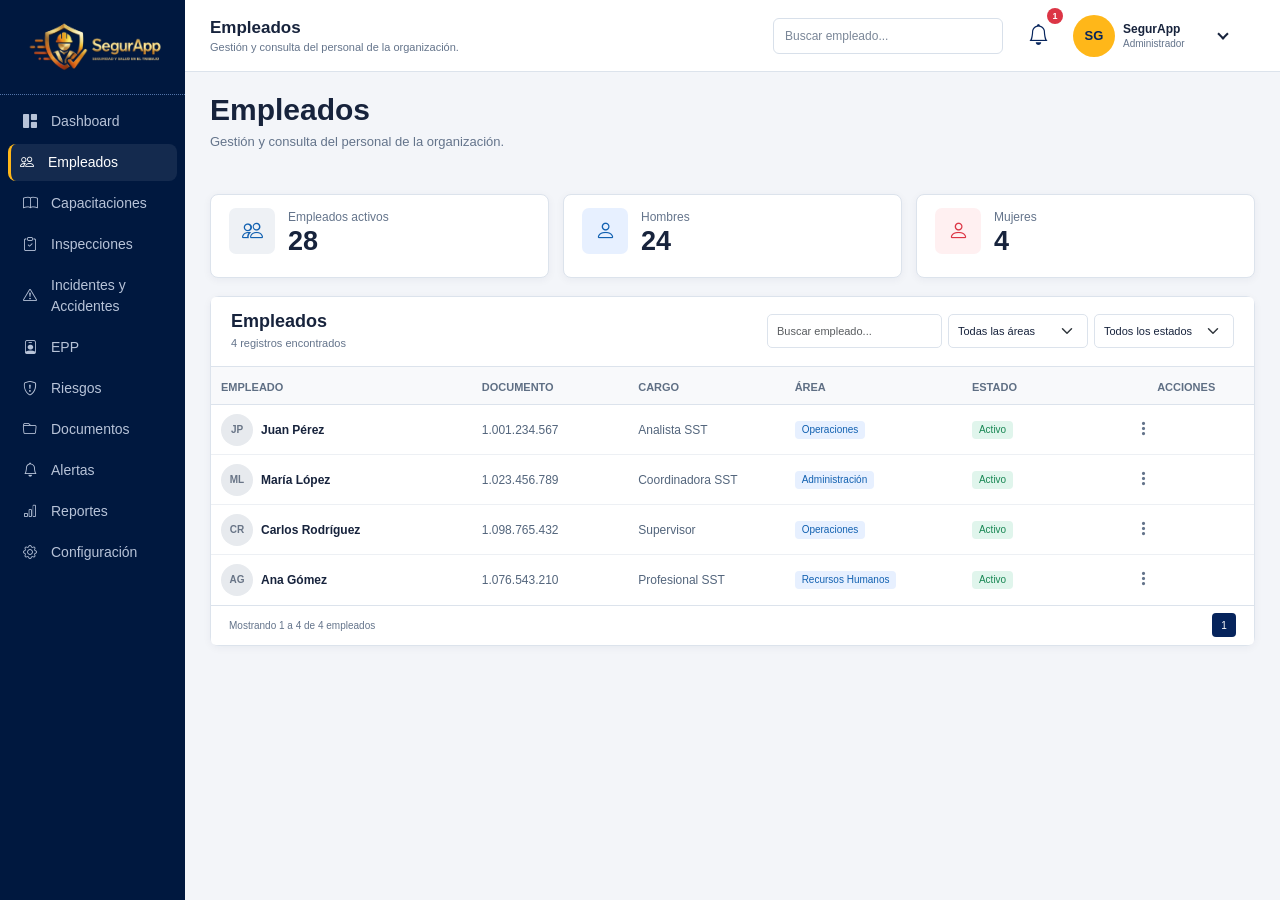
<file: empleados.html>
<!DOCTYPE html>
<html lang="es">

<head>

    <meta charset="UTF-8">

    <meta name="viewport" content="width=device-width, initial-scale=1.0">

    <title>SegurApp - Empleados</title>

    <link href="https://cdn.jsdelivr.net/npm/bootstrap@5.3.8/dist/css/bootstrap.min.css" rel="stylesheet">

    <link href="https://cdn.jsdelivr.net/npm/bootstrap-icons@1.13.1/font/bootstrap-icons.min.css" rel="stylesheet">

    <link rel="stylesheet" href="CSS/empleados.css">

</head>

<body>

    <div class="container-fluid">

        <div class="row">

            <aside class="col-md-3 col-lg-2 bg-dark text-white min-vh-100 p-3">

                <div class="text-center mb-4">

                    <img
                        src="IMGS/logoSegurApp.png"
                        alt="Logo SegurApp"
                        class="img-fluid mb-2"
                        style="max-width: 100px;"
                    >

                </div>


                <nav class="nav flex-column">

                    <a href="Dashboard.html" class="nav-link text-white">
                        <i class="bi bi-grid-1x2-fill me-2"></i>
                        Dashboard
                    </a>

                    <a href="empleados.html" class="nav-link active bg-warning text-dark rounded">
                        <i class="bi bi-people me-2"></i>
                        Empleados
                    </a>

                    <a href="capacitaciones.html" class="nav-link text-white">
                        <i class="bi bi-book me-2"></i>
                        Capacitaciones
                    </a>

                    <a href="inspecciones.html" class="nav-link text-white">
                        <i class="bi bi-clipboard-check me-2"></i>
                        Inspecciones
                    </a>

                    <a href="#" class="nav-link text-white">
                        <i class="bi bi-exclamation-triangle me-2"></i>
                        Incidentes y Accidentes
                    </a>

                    <a href="#" class="nav-link text-white">
                        <i class="bi bi-person-badge me-2"></i>
                        EPP
                    </a>

                    <a href="#" class="nav-link text-white">
                        <i class="bi bi-shield-exclamation me-2"></i>
                        Riesgos
                    </a>

                    <a href="#" class="nav-link text-white">
                        <i class="bi bi-folder me-2"></i>
                        Documentos
                    </a>

                    <a href="#" class="nav-link text-white">
                        <i class="bi bi-bell me-2"></i>
                        Alertas
                    </a>

                    <a href="#" class="nav-link text-white">
                        <i class="bi bi-bar-chart me-2"></i>
                        Reportes
                    </a>

                    <a href="#" class="nav-link text-white">
                        <i class="bi bi-gear me-2"></i>
                        Configuración
                    </a>

                </nav>

            </aside>


            <main class="col-md-9 col-lg-10 bg-light min-vh-100 p-0">


                <nav class="navbar navbar-expand-lg bg-white border-bottom px-4">

                    <div class="container-fluid">

                        <div class="d-flex align-items-center gap-2">

                            <button
                                class="boton-menu-movil"
                                type="button"
                                data-bs-toggle="offcanvas"
                                data-bs-target="#menuMovil"
                                aria-label="Abrir menú"
                            >
                                <i class="bi bi-list"></i>
                            </button>

                            <div>

                                <h5 class="mb-0">
                                    Empleados
                                </h5>

                                <small class="text-muted">
                                    Gestión y consulta del personal de la organización.
                                </small>

                            </div>

                        </div>


                        <div class="d-flex align-items-center gap-3">

                            <form class="d-flex">

                                <input
                                    class="form-control form-control-sm"
                                    type="search"
                                    placeholder="Buscar empleado..."
                                >

                            </form>


                            <button class="btn btn-light position-relative">

                                <i class="bi bi-bell"></i>

                                <span class="position-absolute top-0 start-100 translate-middle badge rounded-pill bg-danger">
                                    1
                                </span>

                            </button>


                            <div class="dropdown">

                                <button
                                    class="btn btn-light dropdown-toggle d-flex align-items-center gap-2"
                                    type="button"
                                    data-bs-toggle="dropdown"
                                    aria-expanded="false"
                                >

                                    <span
                                        class="rounded-circle bg-warning text-dark fw-bold d-flex align-items-center justify-content-center"
                                        style="width: 40px; height: 40px;"
                                    >
                                        SG
                                    </span>


                                    <span class="text-start">

                                        <strong class="d-block">
                                            SegurApp
                                        </strong>

                                        <small class="text-muted">
                                            Administrador
                                        </small>

                                    </span>

                                </button>


                                <ul class="dropdown-menu dropdown-menu-end shadow">

                                    <li>

                                        <a
                                            class="dropdown-item d-flex align-items-center gap-3 py-3"
                                            href="#"
                                        >

                                            <i class="bi bi-person fs-4"></i>

                                            <span>

                                                <strong class="d-block">
                                                    Mi perfil
                                                </strong>

                                            </span>

                                        </a>

                                    </li>


                                    <li>

                                        <a
                                            class="dropdown-item d-flex align-items-center gap-3 py-3"
                                            href="#"
                                        >

                                            <i class="bi bi-gear fs-4"></i>

                                            <span>

                                                <strong class="d-block">
                                                    Configuración
                                                </strong>

                                            </span>

                                        </a>

                                    </li>

                                </ul>

                            </div>

                        </div>

                    </div>

                </nav>


                <section class="container-fluid p-4">


                    <div class="mb-4">

                        <h1 class="fw-bold mb-1">
                            Empleados
                        </h1>

                        <p class="text-muted mb-0">
                            Gestión y consulta del personal de la organización.
                        </p>

                    </div>


                    <div class="row g-4 mb-4">


                        <div class="col-md-4">

                            <div class="card shadow-sm h-100">

                                <div class="card-body">

                                    <div class="d-flex align-items-center gap-3">

                                        <div class="bg-light rounded p-3">

                                            <i class="bi bi-people fs-4"></i>

                                        </div>

                                        <div>

                                            <p class="text-muted mb-1">
                                                Empleados activos
                                            </p>

                                            <h2 class="mb-0">
                                                28
                                            </h2>

                                        </div>

                                    </div>

                                </div>

                            </div>

                        </div>


                        <div class="col-md-4">

                            <div class="card shadow-sm h-100">

                                <div class="card-body">

                                    <div class="d-flex align-items-center gap-3">

                                        <div class="bg-primary-subtle rounded p-3">

                                            <i class="bi bi-person fs-4"></i>

                                        </div>

                                        <div>

                                            <p class="text-muted mb-1">
                                                Hombres
                                            </p>

                                            <h2 class="mb-0">
                                                24
                                            </h2>

                                        </div>

                                    </div>

                                </div>

                            </div>

                        </div>


                        <div class="col-md-4">

                            <div class="card shadow-sm h-100">

                                <div class="card-body">

                                    <div class="d-flex align-items-center gap-3">

                                        <div class="bg-danger-subtle rounded p-3">

                                            <i class="bi bi-person fs-4"></i>

                                        </div>

                                        <div>

                                            <p class="text-muted mb-1">
                                                Mujeres
                                            </p>

                                            <h2 class="mb-0">
                                                4
                                            </h2>

                                        </div>

                                    </div>

                                </div>

                            </div>

                        </div>

                    </div>


                    <div class="card shadow-sm">


                        <div class="card-header bg-white p-4">

                            <div class="d-flex justify-content-between align-items-center flex-wrap gap-3">

                                <div>

                                    <h4 class="mb-1">
                                        Empleados
                                    </h4>

                                    <p class="text-muted mb-0">
                                        4 registros encontrados
                                    </p>

                                </div>


                                <div class="d-flex gap-2 flex-wrap">

                                    <input
                                        type="search"
                                        class="form-control"
                                        placeholder="Buscar empleado..."
                                    >


                                    <select class="form-select">

                                        <option selected>
                                            Todas las áreas
                                        </option>

                                        <option>
                                            Administración
                                        </option>

                                        <option>
                                            Operaciones
                                        </option>

                                        <option>
                                            Recursos Humanos
                                        </option>

                                    </select>


                                    <select class="form-select">

                                        <option selected>
                                            Todos los estados
                                        </option>

                                        <option>
                                            Activo
                                        </option>

                                        <option>
                                            Inactivo
                                        </option>

                                    </select>

                                </div>

                            </div>

                        </div>


                        <div class="table-responsive">

                            <table class="table table-hover align-middle mb-0">

                                <thead class="table-light">

                                    <tr>

                                        <th>EMPLEADO</th>

                                        <th>DOCUMENTO</th>

                                        <th>CARGO</th>

                                        <th>ÁREA</th>

                                        <th>ESTADO</th>

                                        <th>ACCIONES</th>

                                    </tr>

                                </thead>


                                <tbody>


                                    <tr>

                                        <td>

                                            <div class="d-flex align-items-center gap-2">

                                                <div class="bg-secondary-subtle rounded-circle p-2 fw-bold">
                                                    JP
                                                </div>

                                                <div>

                                                    <strong class="d-block">
                                                        Juan Pérez
                                                    </strong>

                                                    <small class="text-muted">
                                                        juan.perez@segurapp.com
                                                    </small>

                                                </div>

                                            </div>

                                        </td>

                                        <td>
                                            1.001.234.567
                                        </td>

                                        <td>
                                            Analista SST
                                        </td>

                                        <td>

                                            <span class="badge text-bg-primary">
                                                Operaciones
                                            </span>

                                        </td>

                                        <td>

                                            <span class="badge text-bg-success">
                                                Activo
                                            </span>

                                        </td>

                                        <td>

                                            <div class="dropdown">

                                                <button
                                                    class="btn btn-sm btn-light"
                                                    type="button"
                                                    data-bs-toggle="dropdown"
                                                >
                                                    <i class="bi bi-three-dots-vertical"></i>
                                                </button>


                                                <ul class="dropdown-menu">

                                                    <li>

                                                        <a class="dropdown-item" href="#">
                                                            Ver empleado
                                                        </a>

                                                    </li>

                                                    <li>

                                                        <a class="dropdown-item" href="#">
                                                            Editar empleado
                                                        </a>

                                                    </li>

                                                    <li>

                                                        <hr class="dropdown-divider">

                                                    </li>

                                                    <li>

                                                        <a
                                                            class="dropdown-item text-danger"
                                                            href="#"
                                                            data-bs-toggle="modal"
                                                            data-bs-target="#modalDesactivarJuan"
                                                        >
                                                            Desactivar empleado
                                                        </a>

                                                    </li>

                                                </ul>

                                            </div>

                                        </td>

                                    </tr>


                                    <tr>

                                        <td>

                                            <div class="d-flex align-items-center gap-2">

                                                <div class="bg-secondary-subtle rounded-circle p-2 fw-bold">
                                                    ML
                                                </div>

                                                <div>

                                                    <strong class="d-block">
                                                        María López
                                                    </strong>

                                                    <small class="text-muted">
                                                        maria.lopez@segurapp.com
                                                    </small>

                                                </div>

                                            </div>

                                        </td>

                                        <td>
                                            1.023.456.789
                                        </td>

                                        <td>
                                            Coordinadora SST
                                        </td>

                                        <td>

                                            <span class="badge text-bg-primary">
                                                Administración
                                            </span>

                                        </td>

                                        <td>

                                            <span class="badge text-bg-success">
                                                Activo
                                            </span>

                                        </td>

                                        <td>

                                            <div class="dropdown">

                                                <button
                                                    class="btn btn-sm btn-light"
                                                    type="button"
                                                    data-bs-toggle="dropdown"
                                                >
                                                    <i class="bi bi-three-dots-vertical"></i>
                                                </button>


                                                <ul class="dropdown-menu">

                                                    <li>

                                                        <a class="dropdown-item" href="#">
                                                            Ver empleado
                                                        </a>

                                                    </li>

                                                    <li>

                                                        <a class="dropdown-item" href="#">
                                                            Editar empleado
                                                        </a>

                                                    </li>

                                                    <li>

                                                        <hr class="dropdown-divider">

                                                    </li>

                                                    <li>

                                                        <a
                                                            class="dropdown-item text-danger"
                                                            href="#"
                                                            data-bs-toggle="modal"
                                                            data-bs-target="#modalDesactivarMaria"
                                                        >
                                                            Desactivar empleado
                                                        </a>

                                                    </li>

                                                </ul>

                                            </div>

                                        </td>

                                    </tr>


                                    <tr>

                                        <td>

                                            <div class="d-flex align-items-center gap-2">

                                                <div class="bg-secondary-subtle rounded-circle p-2 fw-bold">
                                                    CR
                                                </div>

                                                <div>

                                                    <strong class="d-block">
                                                        Carlos Rodríguez
                                                    </strong>

                                                    <small class="text-muted">
                                                        carlos.rodriguez@segurapp.com
                                                    </small>

                                                </div>

                                            </div>

                                        </td>

                                        <td>
                                            1.098.765.432
                                        </td>

                                        <td>
                                            Supervisor
                                        </td>

                                        <td>

                                            <span class="badge text-bg-primary">
                                                Operaciones
                                            </span>

                                        </td>

                                        <td>

                                            <span class="badge text-bg-success">
                                                Activo
                                            </span>

                                        </td>

                                        <td>

                                            <div class="dropdown">

                                                <button
                                                    class="btn btn-sm btn-light"
                                                    type="button"
                                                    data-bs-toggle="dropdown"
                                                >
                                                    <i class="bi bi-three-dots-vertical"></i>
                                                </button>


                                                <ul class="dropdown-menu">

                                                    <li>

                                                        <a class="dropdown-item" href="#">
                                                            Ver empleado
                                                        </a>

                                                    </li>

                                                    <li>

                                                        <a class="dropdown-item" href="#">
                                                            Editar empleado
                                                        </a>

                                                    </li>

                                                    <li>

                                                        <hr class="dropdown-divider">

                                                    </li>

                                                    <li>

                                                        <a
                                                            class="dropdown-item text-danger"
                                                            href="#"
                                                            data-bs-toggle="modal"
                                                            data-bs-target="#modalDesactivarCarlos"
                                                        >
                                                            Desactivar empleado
                                                        </a>

                                                    </li>

                                                </ul>

                                            </div>

                                        </td>

                                    </tr>


                                    <tr>

                                        <td>

                                            <div class="d-flex align-items-center gap-2">

                                                <div class="bg-secondary-subtle rounded-circle p-2 fw-bold">
                                                    AG
                                                </div>

                                                <div>

                                                    <strong class="d-block">
                                                        Ana Gómez
                                                    </strong>

                                                    <small class="text-muted">
                                                        ana.gomez@segurapp.com
                                                    </small>

                                                </div>

                                            </div>

                                        </td>

                                        <td>
                                            1.076.543.210
                                        </td>

                                        <td>
                                            Profesional SST
                                        </td>

                                        <td>

                                            <span class="badge text-bg-primary">
                                                Recursos Humanos
                                            </span>

                                        </td>

                                        <td>

                                            <span class="badge text-bg-success">
                                                Activo
                                            </span>

                                        </td>

                                        <td>

                                            <div class="dropdown">

                                                <button
                                                    class="btn btn-sm btn-light"
                                                    type="button"
                                                    data-bs-toggle="dropdown"
                                                >
                                                    <i class="bi bi-three-dots-vertical"></i>
                                                </button>


                                                <ul class="dropdown-menu">

                                                    <li>

                                                        <a class="dropdown-item" href="#">
                                                            Ver empleado
                                                        </a>

                                                    </li>

                                                    <li>

                                                        <a class="dropdown-item" href="#">
                                                            Editar empleado
                                                        </a>

                                                    </li>

                                                    <li>

                                                        <hr class="dropdown-divider">

                                                    </li>

                                                    <li>

                                                        <a
                                                            class="dropdown-item text-danger"
                                                            href="#"
                                                            data-bs-toggle="modal"
                                                            data-bs-target="#modalDesactivarAna"
                                                        >
                                                            Desactivar empleado
                                                        </a>

                                                    </li>

                                                </ul>

                                            </div>

                                        </td>

                                    </tr>


                                </tbody>

                            </table>

                        </div>


                        <div class="card-footer bg-white d-flex justify-content-between align-items-center">

                            <small class="text-muted">
                                Mostrando 1 a 4 de 4 empleados
                            </small>


                            <nav>

                                <ul class="pagination pagination-sm mb-0">

                                    <li class="page-item active">

                                        <a class="page-link" href="#">
                                            1
                                        </a>

                                    </li>

                                </ul>

                            </nav>

                        </div>

                    </div>

                </section>

            </main>

        </div>

    </div>


    <div class="offcanvas offcanvas-start menu-movil" tabindex="-1" id="menuMovil">

        <div class="offcanvas-header">

            <img src="IMGS/logoSegurApp.png" class="logo-movil" alt="Logo SegurApp">

            <button
                type="button"
                class="btn-close btn-close-white"
                data-bs-dismiss="offcanvas"
                aria-label="Cerrar"
            ></button>

        </div>


        <div class="offcanvas-body p-0">

            <nav class="menu-lateral">

                <a href="Dashboard.html" class="elemento-menu">
                    <i class="bi bi-grid-1x2-fill"></i> Dashboard
                </a>

                <a href="empleados.html" class="elemento-menu activo">
                    <i class="bi bi-people"></i> Empleados
                </a>

                <a href="capacitaciones.html" class="elemento-menu">
                    <i class="bi bi-book"></i> Capacitaciones
                </a>

                <a href="inspecciones.html" class="elemento-menu">
                    <i class="bi bi-clipboard-check"></i> Inspecciones
                </a>

                <a href="#" class="elemento-menu">
                    <i class="bi bi-exclamation-triangle"></i> Incidentes y Accidentes
                </a>

                <a href="#" class="elemento-menu">
                    <i class="bi bi-person-badge"></i> EPP
                </a>

                <a href="#" class="elemento-menu">
                    <i class="bi bi-shield-exclamation"></i> Riesgos
                </a>

                <a href="#" class="elemento-menu">
                    <i class="bi bi-folder"></i> Documentos
                </a>

                <a href="#" class="elemento-menu">
                    <i class="bi bi-bell"></i> Alertas
                </a>

                <a href="#" class="elemento-menu">
                    <i class="bi bi-bar-chart"></i> Reportes
                </a>

                <a href="#" class="elemento-menu">
                    <i class="bi bi-gear"></i> Configuración
                </a>

            </nav>

        </div>

    </div>


    <div class="modal fade" id="modalDesactivarJuan" tabindex="-1">

        <div class="modal-dialog modal-dialog-centered">

            <div class="modal-content">

                <div class="modal-header">

                    <h5 class="modal-title">
                        Desactivar empleado
                    </h5>

                    <button
                        type="button"
                        class="btn-close"
                        data-bs-dismiss="modal"
                    ></button>

                </div>


                <div class="modal-body">

                    ¿Está seguro de que desea desactivar a
                    <strong>Juan Pérez</strong>?

                </div>


                <div class="modal-footer">

                    <button
                        type="button"
                        class="btn btn-secondary"
                        data-bs-dismiss="modal"
                    >
                        Cancelar
                    </button>

                    <button
                        type="button"
                        class="btn btn-danger"
                    >
                        Desactivar
                    </button>

                </div>

            </div>

        </div>

    </div>


    <div class="modal fade" id="modalDesactivarMaria" tabindex="-1">

        <div class="modal-dialog modal-dialog-centered">

            <div class="modal-content">

                <div class="modal-header">

                    <h5 class="modal-title">
                        Desactivar empleado
                    </h5>

                    <button
                        type="button"
                        class="btn-close"
                        data-bs-dismiss="modal"
                    ></button>

                </div>


                <div class="modal-body">

                    ¿Está seguro de que desea desactivar a
                    <strong>María López</strong>?

                </div>


                <div class="modal-footer">

                    <button
                        type="button"
                        class="btn btn-secondary"
                        data-bs-dismiss="modal"
                    >
                        Cancelar
                    </button>

                    <button
                        type="button"
                        class="btn btn-danger"
                    >
                        Desactivar
                    </button>

                </div>

            </div>

        </div>

    </div>


    <div class="modal fade" id="modalDesactivarCarlos" tabindex="-1">

        <div class="modal-dialog modal-dialog-centered">

            <div class="modal-content">

                <div class="modal-header">

                    <h5 class="modal-title">
                        Desactivar empleado
                    </h5>

                    <button
                        type="button"
                        class="btn-close"
                        data-bs-dismiss="modal"
                    ></button>

                </div>


                <div class="modal-body">

                    ¿Está seguro de que desea desactivar a
                    <strong>Carlos Rodríguez</strong>?

                </div>


                <div class="modal-footer">

                    <button
                        type="button"
                        class="btn btn-secondary"
                        data-bs-dismiss="modal"
                    >
                        Cancelar
                    </button>

                    <button
                        type="button"
                        class="btn btn-danger"
                    >
                        Desactivar
                    </button>

                </div>

            </div>

        </div>

    </div>


    <div class="modal fade" id="modalDesactivarAna" tabindex="-1">

        <div class="modal-dialog modal-dialog-centered">

            <div class="modal-content">

                <div class="modal-header">

                    <h5 class="modal-title">
                        Desactivar empleado
                    </h5>

                    <button
                        type="button"
                        class="btn-close"
                        data-bs-dismiss="modal"
                    ></button>

                </div>


                <div class="modal-body">

                    ¿Está seguro de que desea desactivar a
                    <strong>Ana Gómez</strong>?

                </div>


                <div class="modal-footer">

                    <button
                        type="button"
                        class="btn btn-secondary"
                        data-bs-dismiss="modal"
                    >
                        Cancelar
                    </button>

                    <button
                        type="button"
                        class="btn btn-danger"
                    >
                        Desactivar
                    </button>

                </div>

            </div>

        </div>

    </div>


    <script src="https://cdn.jsdelivr.net/npm/bootstrap@5.3.8/dist/js/bootstrap.bundle.min.js"></script>

</body>

</html>
</file>
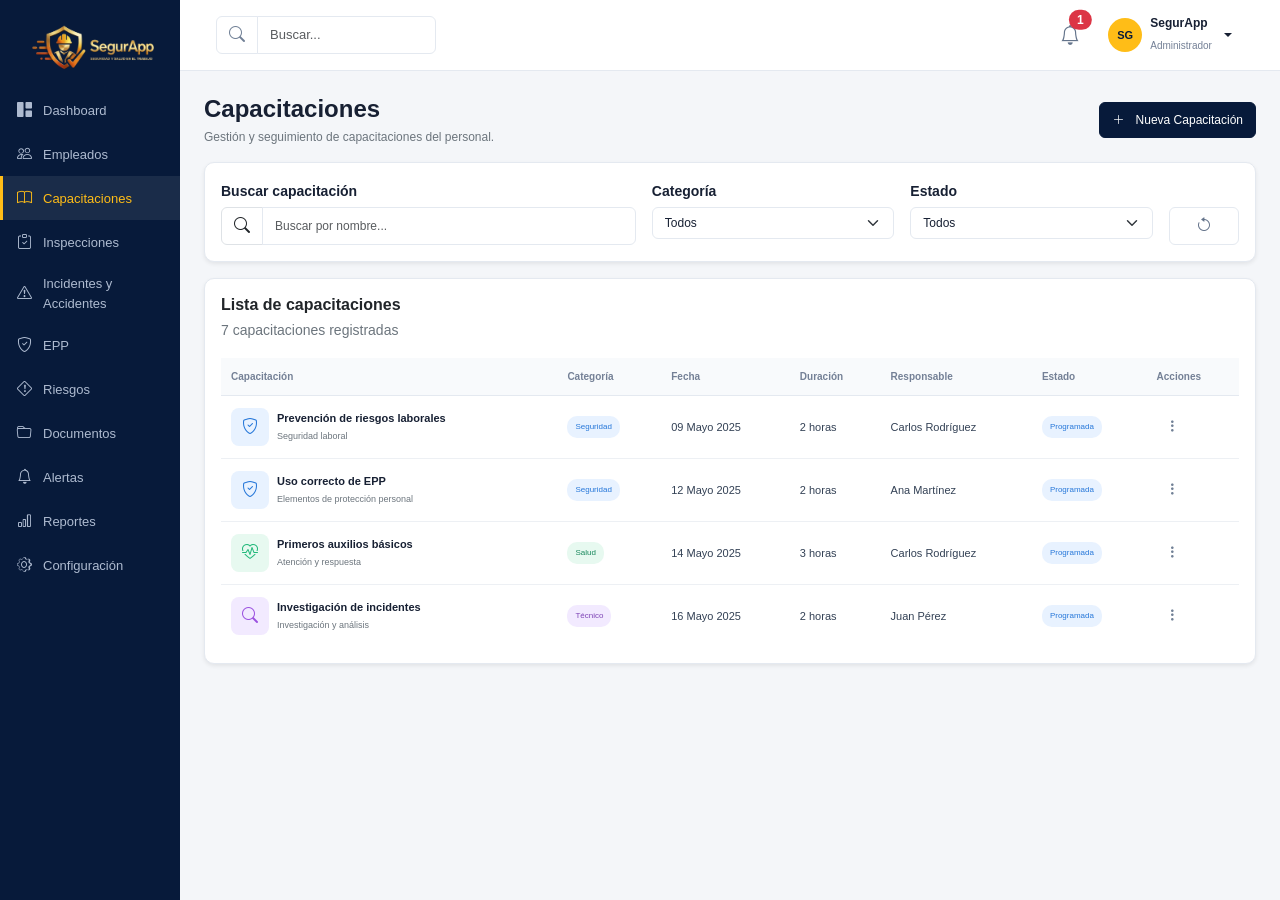
<file: gestion-capacitaciones.html>
<!DOCTYPE html>
<html lang="es">

<head>
    <meta charset="UTF-8">
    <meta name="viewport" content="width=device-width, initial-scale=1.0">

    <title>SegurApp - Capacitaciones</title>

    <link
        href="https://cdn.jsdelivr.net/npm/bootstrap@5.3.3/dist/css/bootstrap.min.css"
        rel="stylesheet">

    <link
        rel="stylesheet"
        href="https://cdn.jsdelivr.net/npm/bootstrap-icons@1.11.3/font/bootstrap-icons.min.css">

    <link rel="stylesheet" href="CSS/gestion-capacitaciones.css">
</head>

<body>

    <div class="container-fluid p-0">

        <div class="row g-0 min-vh-100">

            <aside class="col-auto">

                <div class="barra-lateral vh-100">

                    <div class="text-center p-3">
                        <img
                            src="IMGS/logoSegurApp.png"
                            alt="Logo SegurApp"
                            class="img-fluid logo">
                    </div>

                    <nav class="nav flex-column">

                        <a href="#" class="nav-link enlace-menu">
                            <i class="bi bi-grid-1x2-fill"></i>
                            <span>Dashboard</span>
                        </a>

                        <a href="empleados.html" class="nav-link enlace-menu">
                            <i class="bi bi-people"></i>
                            <span>Empleados</span>
                        </a>

                        <a href="capacitaciones.html" class="nav-link enlace-menu activo">
                            <i class="bi bi-book"></i>
                            <span>Capacitaciones</span>
                        </a>

                        <a href="#" class="nav-link enlace-menu">
                            <i class="bi bi-clipboard-check"></i>
                            <span>Inspecciones</span>
                        </a>

                        <a href="#" class="nav-link enlace-menu">
                            <i class="bi bi-exclamation-triangle"></i>
                            <span>Incidentes y<br>Accidentes</span>
                        </a>

                        <a href="#" class="nav-link enlace-menu">
                            <i class="bi bi-shield-check"></i>
                            <span>EPP</span>
                        </a>

                        <a href="#" class="nav-link enlace-menu">
                            <i class="bi bi-exclamation-diamond"></i>
                            <span>Riesgos</span>
                        </a>

                        <a href="#" class="nav-link enlace-menu">
                            <i class="bi bi-folder"></i>
                            <span>Documentos</span>
                        </a>

                        <a href="#" class="nav-link enlace-menu">
                            <i class="bi bi-bell"></i>
                            <span>Alertas</span>
                        </a>

                        <a href="#" class="nav-link enlace-menu">
                            <i class="bi bi-bar-chart"></i>
                            <span>Reportes</span>
                        </a>

                        <a href="#" class="nav-link enlace-menu">
                            <i class="bi bi-gear"></i>
                            <span>Configuración</span>
                        </a>

                    </nav>
                </div>
            </aside>

            <main class="col">

                <nav class="navbar bg-light px-4">

                    <div class="container-fluid">

                        <form class="d-flex">
                            <div class="input-group">
                                <span class="input-group-text bg-white">
                                    <i class="bi bi-search"></i>
                                </span>

                                <input
                                    class="form-control"
                                    type="search"
                                    placeholder="Buscar..."
                                    aria-label="Buscar">
                            </div>
                        </form>

                        <div class="d-flex align-items-center gap-3">

                            <div class="position-relative">
                                <i class="bi bi-bell fs-5"></i>

                                <span class="position-absolute top-0 start-100 translate-middle badge rounded-pill bg-danger">
                                    1
                                </span>
                            </div>

                            <div class="dropdown">

                                <button
                                    class="btn dropdown-toggle d-flex align-items-center gap-2"
                                    type="button"
                                    data-bs-toggle="dropdown">

                                    <span class="avatar-usuario">
                                        SG
                                    </span>

                                    <span class="d-none d-md-block text-start">
                                        <strong class="d-block">SegurApp</strong>
                                        <small>Administrador</small>
                                    </span>

                                </button>

                                <ul class="dropdown-menu dropdown-menu-end shadow">

                                    <li>
                                        <div class="px-3 py-2">
                                            <strong>SegurApp</strong>
                                            <small class="d-block text-secondary">
                                                Administrador
                                            </small>
                                        </div>
                                    </li>

                                    <li><hr class="dropdown-divider"></li>

                                    <li>
                                        <a class="dropdown-item" href="#">
                                            <i class="bi bi-person me-2"></i>
                                            Mi perfil
                                        </a>
                                    </li>

                                    <li>
                                        <a class="dropdown-item" href="#">
                                            <i class="bi bi-gear me-2"></i>
                                            Configuración
                                        </a>
                                    </li>

                                </ul>
                            </div>
                        </div>

                    </div>
                </nav>

                <div class="container-fluid p-4">

                    <div class="d-flex justify-content-between align-items-center mb-3">

                        <div>
                            <h1 class="h4 fw-bold mb-1">Capacitaciones</h1>

                            <p class="text-secondary small mb-0">
                                Gestión y seguimiento de capacitaciones del personal.
                            </p>
                        </div>

                        <button
                            class="btn btn-primary"
                            type="button"
                            data-bs-toggle="modal"
                            data-bs-target="#nuevaCapacitacion">

                            <i class="bi bi-plus-lg me-2"></i>
                            Nueva Capacitación

                        </button>

                    </div>

                    <div class="card shadow-sm border-0 mb-3">

                        <div class="card-body">

                            <div class="row g-3">

                                <div class="col-12 col-md-5">

                                    <label class="form-label small fw-semibold">
                                        Buscar capacitación
                                    </label>

                                    <div class="input-group">

                                        <span class="input-group-text bg-white">
                                            <i class="bi bi-search"></i>
                                        </span>

                                        <input
                                            type="text"
                                            class="form-control"
                                            placeholder="Buscar por nombre...">

                                    </div>

                                </div>

                                <div class="col-12 col-md-3">

                                    <label class="form-label small fw-semibold">
                                        Categoría
                                    </label>

                                    <select class="form-select">

                                        <option>Todos</option>
                                        <option>Seguridad</option>
                                        <option>Salud</option>
                                        <option>Administrativo</option>
                                        <option>Técnico</option>

                                    </select>

                                </div>

                                <div class="col-12 col-md-3">

                                    <label class="form-label small fw-semibold">
                                        Estado
                                    </label>

                                    <select class="form-select">

                                        <option>Todos</option>
                                        <option>Programada</option>
                                        <option>En curso</option>
                                        <option>Completada</option>
                                        <option>Cancelada</option>

                                    </select>

                                </div>

                                <div class="col-12 col-md-1 d-flex align-items-end">

                                    <button
                                        type="button"
                                        class="btn btn-light w-100">

                                        <i class="bi bi-arrow-counterclockwise"></i>

                                    </button>

                                </div>

                            </div>

                        </div>
                    </div>

                    <div class="card shadow-sm border-0">

                        <div class="card-body">

                            <div class="mb-3">
                                <h2 class="h6 fw-bold mb-1">
                                    Lista de capacitaciones
                                </h2>

                                <small class="text-secondary">
                                    7 capacitaciones registradas
                                </small>
                            </div>

                            <div class="table-responsive">

                                <table class="table align-middle">

                                    <thead>
                                        <tr>
                                            <th>Capacitación</th>
                                            <th>Categoría</th>
                                            <th>Fecha</th>
                                            <th>Duración</th>
                                            <th>Responsable</th>
                                            <th>Estado</th>
                                            <th>Acciones</th>
                                        </tr>
                                    </thead>

                                    <tbody>

                                        <tr>

                                            <td>
                                                <div class="d-flex align-items-center gap-2">

                                                    <div class="icono-tabla icono-azul">
                                                        <i class="bi bi-shield-check"></i>
                                                    </div>

                                                    <div>
                                                        <strong class="d-block">
                                                            Prevención de riesgos laborales
                                                        </strong>

                                                        <small class="text-secondary">
                                                            Seguridad laboral
                                                        </small>
                                                    </div>

                                                </div>
                                            </td>

                                            <td>
                                                <span class="etiqueta-categoria categoria-seguridad">
                                                    Seguridad
                                                </span>
                                            </td>

                                            <td>09 Mayo 2025</td>

                                            <td>2 horas</td>

                                            <td>Carlos Rodríguez</td>

                                            <td>
                                                <span class="estado estado-programada">
                                                    Programada
                                                </span>
                                            </td>

                                            <td>
                                                <div class="dropdown">

                                                    <button
                                                        class="btn btn-sm boton-accion"
                                                        data-bs-toggle="dropdown">

                                                        <i class="bi bi-three-dots-vertical"></i>

                                                    </button>

                                                    <ul class="dropdown-menu dropdown-menu-end">

                                                        <li>
                                                            <a class="dropdown-item" href="#">
                                                                <i class="bi bi-eye me-2"></i>
                                                                Ver
                                                            </a>
                                                        </li>

                                                        <li>
                                                            <a class="dropdown-item" href="#">
                                                                <i class="bi bi-pencil me-2"></i>
                                                                Editar
                                                            </a>
                                                        </li>

                                                        <li><hr class="dropdown-divider"></li>

                                                        <li>
                                                            <a class="dropdown-item text-danger" href="#">
                                                                <i class="bi bi-trash me-2"></i>
                                                                Eliminar
                                                            </a>
                                                        </li>

                                                    </ul>

                                                </div>
                                            </td>

                                        </tr>

                                        <tr>

                                            <td>
                                                <div class="d-flex align-items-center gap-2">

                                                    <div class="icono-tabla icono-azul">
                                                        <i class="bi bi-shield-check"></i>
                                                    </div>

                                                    <div>
                                                        <strong class="d-block">
                                                            Uso correcto de EPP
                                                        </strong>

                                                        <small class="text-secondary">
                                                            Elementos de protección personal
                                                        </small>
                                                    </div>

                                                </div>
                                            </td>

                                            <td>
                                                <span class="etiqueta-categoria categoria-seguridad">
                                                    Seguridad
                                                </span>
                                            </td>

                                            <td>12 Mayo 2025</td>
                                            <td>2 horas</td>
                                            <td>Ana Martínez</td>

                                            <td>
                                                <span class="estado estado-programada">
                                                    Programada
                                                </span>
                                            </td>

                                            <td>
                                                <button
                                                    class="btn btn-sm boton-accion"
                                                    type="button">

                                                    <i class="bi bi-three-dots-vertical"></i>

                                                </button>
                                            </td>

                                        </tr>

                                        <tr>

                                            <td>
                                                <div class="d-flex align-items-center gap-2">

                                                    <div class="icono-tabla icono-verde">
                                                        <i class="bi bi-heart-pulse"></i>
                                                    </div>

                                                    <div>
                                                        <strong class="d-block">
                                                            Primeros auxilios básicos
                                                        </strong>

                                                        <small class="text-secondary">
                                                            Atención y respuesta
                                                        </small>
                                                    </div>

                                                </div>
                                            </td>

                                            <td>
                                                <span class="etiqueta-categoria categoria-salud">
                                                    Salud
                                                </span>
                                            </td>

                                            <td>14 Mayo 2025</td>
                                            <td>3 horas</td>
                                            <td>Carlos Rodríguez</td>

                                            <td>
                                                <span class="estado estado-programada">
                                                    Programada
                                                </span>
                                            </td>

                                            <td>
                                                <button
                                                    class="btn btn-sm boton-accion"
                                                    type="button">

                                                    <i class="bi bi-three-dots-vertical"></i>

                                                </button>
                                            </td>

                                        </tr>

                                        <tr>

                                            <td>
                                                <div class="d-flex align-items-center gap-2">

                                                    <div class="icono-tabla icono-morado">
                                                        <i class="bi bi-search"></i>
                                                    </div>

                                                    <div>
                                                        <strong class="d-block">
                                                            Investigación de incidentes
                                                        </strong>

                                                        <small class="text-secondary">
                                                            Investigación y análisis
                                                        </small>
                                                    </div>

                                                </div>
                                            </td>

                                            <td>
                                                <span class="etiqueta-categoria categoria-tecnico">
                                                    Técnico
                                                </span>
                                            </td>

                                            <td>16 Mayo 2025</td>
                                            <td>2 horas</td>
                                            <td>Juan Pérez</td>

                                            <td>
                                                <span class="estado estado-programada">
                                                    Programada
                                                </span>
                                            </td>

                                            <td>
                                                <button
                                                    class="btn btn-sm boton-accion"
                                                    type="button">

                                                    <i class="bi bi-three-dots-vertical"></i>

                                                </button>
                                            </td>

                                        </tr>

                                    </tbody>

                                </table>

                            </div>

                        </div>
                    </div>

                </div>

            </main>

        </div>
    </div>


    <!-- Modal -->

    <div
        class="modal fade"
        id="nuevaCapacitacion"
        tabindex="-1"
        aria-hidden="true">

        <div class="modal-dialog modal-lg modal-dialog-centered">

            <div class="modal-content">

                <div class="modal-header">

                    <h5 class="modal-title">
                        Nueva Capacitación
                    </h5>

                    <button
                        type="button"
                        class="btn-close"
                        data-bs-dismiss="modal">
                    </button>

                </div>

                <div class="modal-body">

                    <form>

                        <div class="mb-3">

                            <label class="form-label">
                                Nombre de la capacitación
                            </label>

                            <input
                                type="text"
                                class="form-control"
                                placeholder="Ej. Prevención de riesgos laborales">

                        </div>

                        <div class="mb-3">

                            <label class="form-label">
                                Descripción
                            </label>

                            <textarea
                                class="form-control"
                                rows="3"
                                placeholder="Descripción de la capacitación"></textarea>

                        </div>

                        <div class="row g-3">

                            <div class="col-12 col-md-6">

                                <label class="form-label">
                                    Categoría
                                </label>

                                <select class="form-select">

                                    <option selected>
                                        Seleccionar categoría
                                    </option>

                                    <option>Seguridad</option>
                                    <option>Salud</option>
                                    <option>Administrativo</option>
                                    <option>Técnico</option>

                                </select>

                            </div>

                            <div class="col-12 col-md-6">

                                <label class="form-label">
                                    Responsable
                                </label>

                                <select class="form-select">

                                    <option selected>
                                        Seleccionar responsable
                                    </option>

                                    <option>Carlos Rodríguez</option>
                                    <option>Ana Martínez</option>
                                    <option>Juan Pérez</option>

                                </select>

                            </div>

                            <div class="col-12 col-md-4">

                                <label class="form-label">
                                    Fecha
                                </label>

                                <input
                                    type="date"
                                    class="form-control">

                            </div>

                            <div class="col-12 col-md-4">

                                <label class="form-label">
                                    Hora
                                </label>

                                <input
                                    type="time"
                                    class="form-control">

                            </div>

                            <div class="col-12 col-md-4">

                                <label class="form-label">
                                    Duración
                                </label>

                                <select class="form-select">

                                    <option selected>
                                        Seleccionar
                                    </option>

                                    <option>1 hora</option>
                                    <option>2 horas</option>
                                    <option>3 horas</option>
                                    <option>4 horas</option>

                                </select>

                            </div>

                        </div>

                    </form>

                </div>

                <div class="modal-footer">

                    <button
                        type="button"
                        class="btn btn-light"
                        data-bs-dismiss="modal">

                        Cancelar

                    </button>

                    <button
                        type="button"
                        class="btn btn-primary">

                        Guardar capacitación

                    </button>

                </div>

            </div>
        </div>
    </div>


    <script
        src="https://cdn.jsdelivr.net/npm/bootstrap@5.3.3/dist/js/bootstrap.bundle.min.js">
    </script>

</body>

</html>
</file>
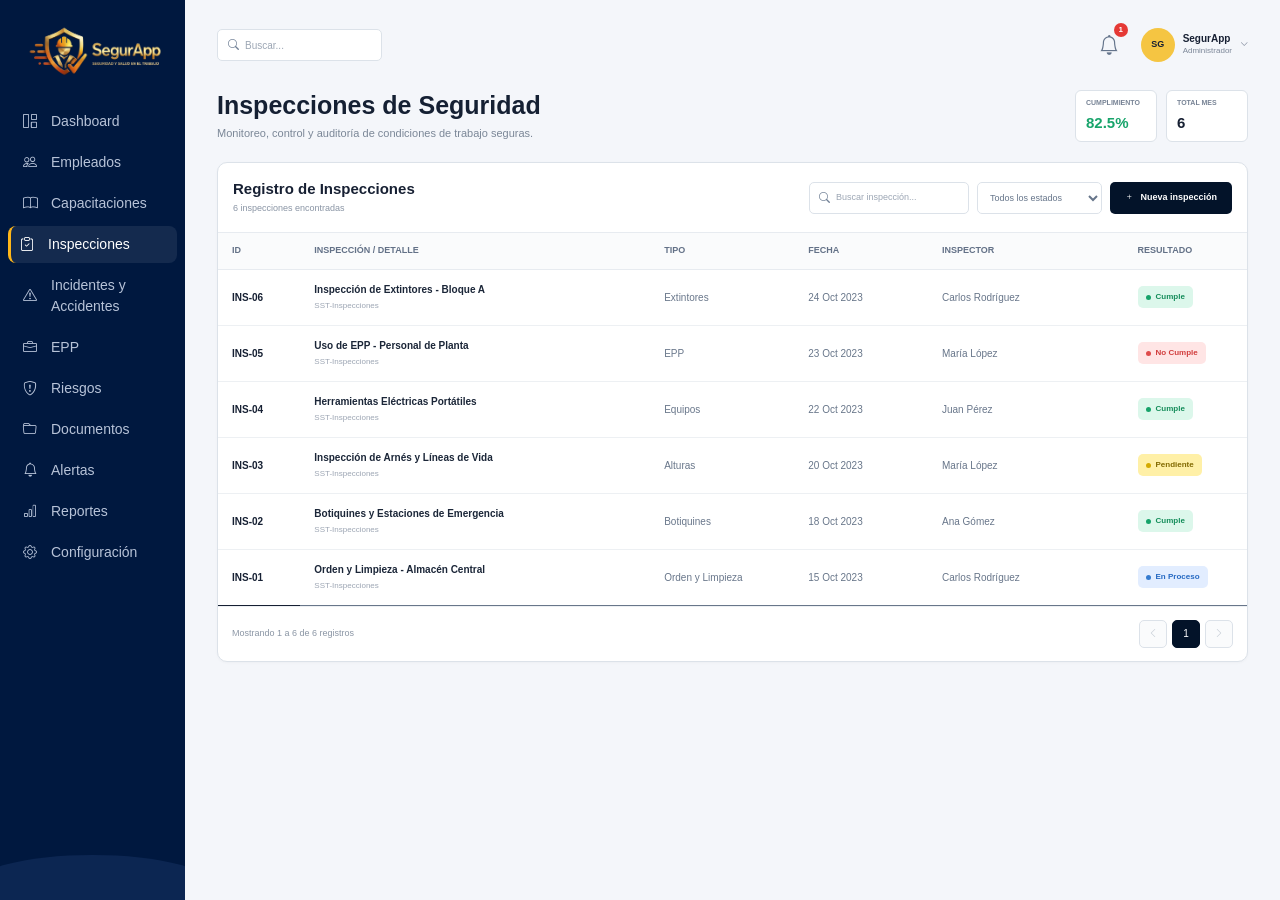
<file: inspecciones.html>
<!DOCTYPE html>
<html lang="es">

<head>
    <meta charset="UTF-8">

    <meta name="viewport" content="width=device-width, initial-scale=1.0">

    <title>SegurApp - Inspecciones</title>

    <link href="https://cdn.jsdelivr.net/npm/bootstrap@5.3.3/dist/css/bootstrap.min.css" rel="stylesheet">

    <link rel="stylesheet" href="https://cdn.jsdelivr.net/npm/bootstrap-icons@1.11.3/font/bootstrap-icons.min.css">

    <link rel="stylesheet" href="CSS/inspecciones.css">
</head>

<body>

    <aside class="barra-lateral d-none d-md-block">

        <div class="contenedor-logo">
            <img src="IMGS/logoSegurApp.png" alt="Logo SegurApp" class="logo">
        </div>

        <nav class="menu-lateral">

            <a href="Dashboard.html" class="elemento-menu">
                <i class="bi bi-grid-1x2"></i>
                <span>Dashboard</span>
            </a>

            <a href="empleados.html" class="elemento-menu">
                <i class="bi bi-people"></i>
                <span>Empleados</span>
            </a>

            <a href="capacitaciones.html" class="elemento-menu">
                <i class="bi bi-book"></i>
                <span>Capacitaciones</span>
            </a>

            <a href="inspecciones.html" class="elemento-menu activo">
                <i class="bi bi-clipboard-check"></i>
                <span>Inspecciones</span>
            </a>

            <a href="incidentes.html" class="elemento-menu">
                <i class="bi bi-exclamation-triangle"></i>
                <span>Incidentes y Accidentes</span>
            </a>

            <a href="epp.html" class="elemento-menu">
                <i class="bi bi-briefcase"></i>
                <span>EPP</span>
            </a>

            <a href="riesgos.html" class="elemento-menu">
                <i class="bi bi-shield-exclamation"></i>
                <span>Riesgos</span>
            </a>

            <a href="documentos.html" class="elemento-menu">
                <i class="bi bi-folder"></i>
                <span>Documentos</span>
            </a>

            <a href="alertas.html" class="elemento-menu">
                <i class="bi bi-bell"></i>
                <span>Alertas</span>
            </a>

            <a href="reportes.html" class="elemento-menu">
                <i class="bi bi-bar-chart"></i>
                <span>Reportes</span>
            </a>

            <a href="configuracion.html" class="elemento-menu">
                <i class="bi bi-gear"></i>
                <span>Configuración</span>
            </a>

        </nav>

        <div class="decoracion-lateral"></div>

    </aside>


    <div class="offcanvas offcanvas-start menu-movil" tabindex="-1" id="menuMovil">

        <div class="offcanvas-header">

            <img src="IMGS/logoSegurApp.png" class="logo-movil" alt="Logo SegurApp">

            <button type="button" class="btn-close btn-close-white" data-bs-dismiss="offcanvas"
                aria-label="Cerrar"></button>

        </div>

        <div class="offcanvas-body p-0">

            <nav class="menu-lateral">

                <a href="Dashboard.html" class="elemento-menu">
                    <i class="bi bi-grid-1x2"></i> <span>Dashboard</span>
                </a>

                <a href="empleados.html" class="elemento-menu">
                    <i class="bi bi-people"></i> <span>Empleados</span>
                </a>

                <a href="capacitaciones.html" class="elemento-menu">
                    <i class="bi bi-book"></i> <span>Capacitaciones</span>
                </a>

                <a href="inspecciones.html" class="elemento-menu activo">
                    <i class="bi bi-clipboard-check"></i> <span>Inspecciones</span>
                </a>

                <a href="incidentes.html" class="elemento-menu">
                    <i class="bi bi-exclamation-triangle"></i> <span>Incidentes y Accidentes</span>
                </a>

                <a href="epp.html" class="elemento-menu">
                    <i class="bi bi-briefcase"></i> <span>EPP</span>
                </a>

                <a href="riesgos.html" class="elemento-menu">
                    <i class="bi bi-shield-exclamation"></i> <span>Riesgos</span>
                </a>

                <a href="documentos.html" class="elemento-menu">
                    <i class="bi bi-folder"></i> <span>Documentos</span>
                </a>

                <a href="alertas.html" class="elemento-menu">
                    <i class="bi bi-bell"></i> <span>Alertas</span>
                </a>

                <a href="reportes.html" class="elemento-menu">
                    <i class="bi bi-bar-chart"></i> <span>Reportes</span>
                </a>

                <a href="configuracion.html" class="elemento-menu">
                    <i class="bi bi-gear"></i> <span>Configuración</span>
                </a>

            </nav>

        </div>

    </div>


    <main class="contenido-principal">

        <header class="barra-superior">

            <!-- Izquierda: botón de menú + título (móvil) / buscador (escritorio) -->
            <div class="izquierda-superior">

                <button class="boton-menu-movil d-md-none" type="button" data-bs-toggle="offcanvas"
                    data-bs-target="#menuMovil" aria-controls="menuMovil" aria-label="Abrir menú">
                    <i class="bi bi-list"></i>
                </button>

                <span class="titulo-movil d-md-none">Inspecciones</span>

                <div class="buscador-superior d-none d-md-flex">

                    <i class="bi bi-search"></i>

                    <input type="text" placeholder="Buscar...">

                </div>

            </div>


            <div class="parte-derecha">

                <div class="dropdown">

                    <button class="boton-notificaciones" type="button" data-bs-toggle="dropdown"
                        aria-expanded="false" title="Notificaciones">

                        <i class="bi bi-bell"></i>

                        <span class="numero-notificacion">1</span>

                    </button>

                    <div class="dropdown-menu dropdown-menu-end panel-notificaciones">

                        <div class="encabezado-notificaciones">

                            <div>
                                <strong>Notificaciones</strong>
                                <small>Tienes 1 notificación</small>
                            </div>

                            <span class="cantidad-notificaciones">1</span>

                        </div>

                        <div class="notificacion">

                            <div class="icono-notificacion">
                                <i class="bi bi-exclamation-triangle"></i>
                            </div>

                            <div class="texto-notificacion">
                                <strong>Inspección pendiente</strong>
                                <p>La inspección de Arnés y Líneas de Vida está pendiente.</p>
                                <small>Hace 2 horas</small>
                            </div>

                        </div>

                        <div class="pie-notificaciones">
                            <a href="#">Ver todas las notificaciones</a>
                        </div>

                    </div>

                </div>


                <div class="dropdown">

                    <button class="usuario" type="button" data-bs-toggle="dropdown" aria-expanded="false">

                        <div class="avatar">SG</div>

                        <div class="informacion-usuario">
                            <strong>SegurApp</strong>
                            <small>Administrador</small>
                        </div>

                        <i class="bi bi-chevron-down flecha"></i>

                    </button>

                    <ul class="dropdown-menu dropdown-menu-end menu-usuario">

                        <li>
                            <a href="#" class="dropdown-item">
                                <i class="bi bi-person"></i>
                                Mi perfil
                            </a>
                        </li>

                        <li>
                            <a href="#" class="dropdown-item">
                                <i class="bi bi-gear"></i>
                                Configuración
                            </a>
                        </li>

                        <li>
                            <hr class="dropdown-divider">
                        </li>

                        <li>
                            <a href="#" class="dropdown-item cerrar-sesion" data-bs-toggle="modal"
                                data-bs-target="#modalCerrarSesion">
                                <i class="bi bi-box-arrow-right"></i>
                                Cerrar sesión
                            </a>
                        </li>

                    </ul>

                </div>

            </div>

        </header>


        <section class="encabezado-pagina">

            <div>

                <h1>Inspecciones de Seguridad</h1>

                <p>Monitoreo, control y auditoría de condiciones de trabajo seguras.</p>

            </div>

            <div class="indicadores">

                <div class="indicador">
                    <span>CUMPLIMIENTO</span>
                    <strong class="texto-verde">82.5%</strong>
                </div>

                <div class="indicador">
                    <span>TOTAL MES</span>
                    <strong id="totalMes">6</strong>
                </div>

            </div>

        </section>


        <section class="tarjeta-inspecciones">

            <div class="cabecera-tarjeta">

                <div class="informacion-registro">

                    <h2>Registro de Inspecciones</h2>

                    <p id="textoRegistros">6 inspecciones encontradas</p>

                </div>

                <div class="controles">

                    <div class="buscador-inspecciones">

                        <i class="bi bi-search"></i>

                        <input type="text" id="buscarInspeccion" placeholder="Buscar inspección...">

                    </div>

                    <select id="filtroEstado" class="filtro-estado">
                        <option value="todos">Todos los estados</option>
                        <option value="cumple">Cumple</option>
                        <option value="no-cumple">No Cumple</option>
                        <option value="pendiente">Pendiente</option>
                        <option value="en-proceso">En Proceso</option>
                    </select>

                    <button type="button" class="boton-nueva" data-bs-toggle="modal"
                        data-bs-target="#modalNuevaInspeccion">
                        <i class="bi bi-plus"></i>
                        Nueva inspección
                    </button>

                </div>

            </div>


            <div class="tabla-contenedor">

                <table class="table tabla-inspecciones">

                    <thead>
                        <tr>
                            <th>ID</th>
                            <th>INSPECCIÓN / DETALLE</th>
                            <th>TIPO</th>
                            <th>FECHA</th>
                            <th>INSPECTOR</th>
                            <th>RESULTADO</th>
                        </tr>
                    </thead>

                    <tbody id="cuerpoTabla">

                        <tr>
                            <td class="id-inspeccion">INS-06</td>
                            <td>
                                <strong>Inspección de Extintores - Bloque A</strong>
                                <small>SST-Inspecciones</small>
                            </td>
                            <td>Extintores</td>
                            <td>24 Oct 2023</td>
                            <td>Carlos Rodríguez</td>
                            <td>
                                <span class="estado cumple"><span></span> Cumple</span>
                            </td>
                        </tr>

                        <tr>
                            <td class="id-inspeccion">INS-05</td>
                            <td>
                                <strong>Uso de EPP - Personal de Planta</strong>
                                <small>SST-Inspecciones</small>
                            </td>
                            <td>EPP</td>
                            <td>23 Oct 2023</td>
                            <td>María López</td>
                            <td>
                                <span class="estado no-cumple"><span></span> No Cumple</span>
                            </td>
                        </tr>

                        <tr>
                            <td class="id-inspeccion">INS-04</td>
                            <td>
                                <strong>Herramientas Eléctricas Portátiles</strong>
                                <small>SST-Inspecciones</small>
                            </td>
                            <td>Equipos</td>
                            <td>22 Oct 2023</td>
                            <td>Juan Pérez</td>
                            <td>
                                <span class="estado cumple"><span></span> Cumple</span>
                            </td>
                        </tr>

                        <tr>
                            <td class="id-inspeccion">INS-03</td>
                            <td>
                                <strong>Inspección de Arnés y Líneas de Vida</strong>
                                <small>SST-Inspecciones</small>
                            </td>
                            <td>Alturas</td>
                            <td>20 Oct 2023</td>
                            <td>María López</td>
                            <td>
                                <span class="estado pendiente"><span></span> Pendiente</span>
                            </td>
                        </tr>

                        <tr>
                            <td class="id-inspeccion">INS-02</td>
                            <td>
                                <strong>Botiquines y Estaciones de Emergencia</strong>
                                <small>SST-Inspecciones</small>
                            </td>
                            <td>Botiquines</td>
                            <td>18 Oct 2023</td>
                            <td>Ana Gómez</td>
                            <td>
                                <span class="estado cumple"><span></span> Cumple</span>
                            </td>
                        </tr>

                        <tr>
                            <td class="id-inspeccion">INS-01</td>
                            <td>
                                <strong>Orden y Limpieza - Almacén Central</strong>
                                <small>SST-Inspecciones</small>
                            </td>
                            <td>Orden y Limpieza</td>
                            <td>15 Oct 2023</td>
                            <td>Carlos Rodríguez</td>
                            <td>
                                <span class="estado en-proceso"><span></span> En Proceso</span>
                            </td>
                        </tr>

                    </tbody>

                </table>

            </div>


            <div class="pie-tabla">

                <span id="contadorRegistros">Mostrando 1 a 6 de 6 registros</span>

                <div class="paginacion">

                    <button type="button" disabled>
                        <i class="bi bi-chevron-left"></i>
                    </button>

                    <button type="button" class="pagina-actual">1</button>

                    <button type="button" disabled>
                        <i class="bi bi-chevron-right"></i>
                    </button>

                </div>

            </div>

        </section>

    </main>


    <div class="modal fade" id="modalNuevaInspeccion" tabindex="-1" aria-hidden="true">

        <div class="modal-dialog modal-dialog-centered">

            <div class="modal-content">

                <div class="modal-header">

                    <h5 class="modal-title">Nueva inspección</h5>

                    <button type="button" class="btn-close" data-bs-dismiss="modal" aria-label="Cerrar"></button>

                </div>

                <div class="modal-body">

                    <div class="mb-3">
                        <label for="nombreInspeccion" class="form-label">Inspección / detalle</label>
                        <input type="text" id="nombreInspeccion" class="form-control"
                            placeholder="Ej. Inspección de extintores">
                    </div>

                    <div class="mb-3">
                        <label for="tipoInspeccion" class="form-label">Tipo</label>
                        <select id="tipoInspeccion" class="form-select">
                            <option value="">Seleccionar tipo</option>
                            <option value="Extintores">Extintores</option>
                            <option value="EPP">EPP</option>
                            <option value="Equipos">Equipos</option>
                            <option value="Alturas">Alturas</option>
                            <option value="Botiquines">Botiquines</option>
                            <option value="Orden y Limpieza">Orden y Limpieza</option>
                        </select>
                    </div>

                    <div class="mb-3">
                        <label for="fechaInspeccion" class="form-label">Fecha</label>
                        <input type="date" id="fechaInspeccion" class="form-control">
                    </div>

                    <div class="mb-3">
                        <label for="inspectorInspeccion" class="form-label">Inspector</label>
                        <select id="inspectorInspeccion" class="form-select">
                            <option value="">Seleccionar inspector</option>
                            <option value="Carlos Rodríguez">Carlos Rodríguez</option>
                            <option value="María López">María López</option>
                            <option value="Juan Pérez">Juan Pérez</option>
                            <option value="Ana Gómez">Ana Gómez</option>
                        </select>
                    </div>

                    <div class="mb-3">
                        <label for="resultadoInspeccion" class="form-label">Resultado</label>
                        <select id="resultadoInspeccion" class="form-select">
                            <option value="">Seleccionar resultado</option>
                            <option value="cumple">Cumple</option>
                            <option value="no-cumple">No Cumple</option>
                            <option value="pendiente">Pendiente</option>
                            <option value="en-proceso">En Proceso</option>
                        </select>
                    </div>

                </div>

                <div class="modal-footer">

                    <button type="button" class="btn btn-secondary" data-bs-dismiss="modal">
                        Cancelar
                    </button>

                    <button type="button" id="guardarInspeccion" class="btn btn-primary">
                        Guardar inspección
                    </button>

                </div>

            </div>

        </div>

    </div>


    <div class="modal fade" id="modalCerrarSesion" tabindex="-1" aria-labelledby="tituloCerrarSesion"
        aria-hidden="true">

        <div class="modal-dialog modal-dialog-centered">

            <div class="modal-content modal-confirmacion">

                <div class="modal-header">

                    <div class="icono-cerrar-sesion">
                        <i class="bi bi-box-arrow-right"></i>
                    </div>

                    <button type="button" class="btn-close" data-bs-dismiss="modal" aria-label="Cerrar"></button>

                </div>

                <div class="modal-body text-center">

                    <h5 id="tituloCerrarSesion">¿Cerrar sesión?</h5>

                    <p>¿Estás seguro de que deseas cerrar tu sesión?</p>

                </div>

                <div class="modal-footer justify-content-center">

                    <button type="button" class="btn btn-secondary boton-cancelar" data-bs-dismiss="modal">
                        No, permanecer
                    </button>

                    <a href="index.html" class="btn boton-confirmar">
                        Sí, cerrar sesión
                    </a>

                </div>

            </div>

        </div>

    </div>


    <script src="https://cdn.jsdelivr.net/npm/bootstrap@5.3.3/dist/js/bootstrap.bundle.min.js"></script>


    <script>

        const buscador = document.getElementById("buscarInspeccion");
        const filtroEstado = document.getElementById("filtroEstado");
        const cuerpoTabla = document.getElementById("cuerpoTabla");
        const textoRegistros = document.getElementById("textoRegistros");
        const contadorRegistros = document.getElementById("contadorRegistros");
        const totalMes = document.getElementById("totalMes");


        function filtrarInspecciones() {

            const texto = buscador.value.toLowerCase().trim();
            const estado = filtroEstado.value;
            const filas = cuerpoTabla.querySelectorAll("tr");

            let visibles = 0;

            filas.forEach(function (fila) {

                const contenido = fila.textContent.toLowerCase();
                const elementoEstado = fila.querySelector(".estado");

                let coincideTexto = contenido.includes(texto);
                let coincideEstado = true;

                if (estado !== "todos") {
                    coincideEstado = elementoEstado.classList.contains(estado);
                }

                if (coincideTexto && coincideEstado) {
                    fila.style.display = "";
                    visibles++;
                } else {
                    fila.style.display = "none";
                }

            });

            textoRegistros.textContent = visibles + " inspecciones encontradas";

            contadorRegistros.textContent =
                "Mostrando " + visibles + " de " + filas.length + " registros";

        }


        buscador.addEventListener("input", filtrarInspecciones);
        filtroEstado.addEventListener("change", filtrarInspecciones);


        const botonGuardar = document.getElementById("guardarInspeccion");

        botonGuardar.addEventListener("click", guardarInspeccion);


        function guardarInspeccion() {

            const nombre = document.getElementById("nombreInspeccion").value.trim();
            const tipo = document.getElementById("tipoInspeccion").value;
            const fecha = document.getElementById("fechaInspeccion").value;
            const inspector = document.getElementById("inspectorInspeccion").value;
            const resultado = document.getElementById("resultadoInspeccion").value;

            if (
                nombre === "" ||
                tipo === "" ||
                fecha === "" ||
                inspector === "" ||
                resultado === ""
            ) {

                alert("Por favor completa todos los campos.");

                return;

            }


            const cantidad = cuerpoTabla.querySelectorAll("tr").length + 1;

            const id = "INS-" + String(cantidad).padStart(2, "0");

            const fechaObjeto = new Date(fecha + "T00:00:00");

            const fechaFormateada = fechaObjeto.toLocaleDateString(
                "es-ES",
                {
                    day: "2-digit",
                    month: "short",
                    year: "numeric"
                }
            );

            let textoResultado;

            if (resultado === "cumple") {
                textoResultado = "Cumple";
            }
            else if (resultado === "no-cumple") {
                textoResultado = "No Cumple";
            }
            else if (resultado === "pendiente") {
                textoResultado = "Pendiente";
            }
            else {
                textoResultado = "En Proceso";
            }

            const fila = document.createElement("tr");

            fila.innerHTML = `

                <td class="id-inspeccion">
                    ${id}
                </td>

                <td>

                    <strong>
                        ${nombre}
                    </strong>

                    <small>
                        SST-Inspecciones
                    </small>

                </td>

                <td>
                    ${tipo}
                </td>

                <td>
                    ${fechaFormateada}
                </td>

                <td>
                    ${inspector}
                </td>

                <td>

                    <span class="estado ${resultado}">

                        <span></span>

                        ${textoResultado}

                    </span>

                </td>

            `;

            cuerpoTabla.appendChild(fila);

            const total = cuerpoTabla.querySelectorAll("tr").length;

            totalMes.textContent = total;

            textoRegistros.textContent = total + " inspecciones encontradas";

            contadorRegistros.textContent =
                "Mostrando 1 a " + total + " de " + total + " registros";

            document.getElementById("nombreInspeccion").value = "";
            document.getElementById("tipoInspeccion").value = "";
            document.getElementById("fechaInspeccion").value = "";
            document.getElementById("inspectorInspeccion").value = "";
            document.getElementById("resultadoInspeccion").value = "";

            const modal = bootstrap.Modal.getInstance(
                document.getElementById("modalNuevaInspeccion")
            );

            modal.hide();

        }

    </script>

</body>

</html>
</file>
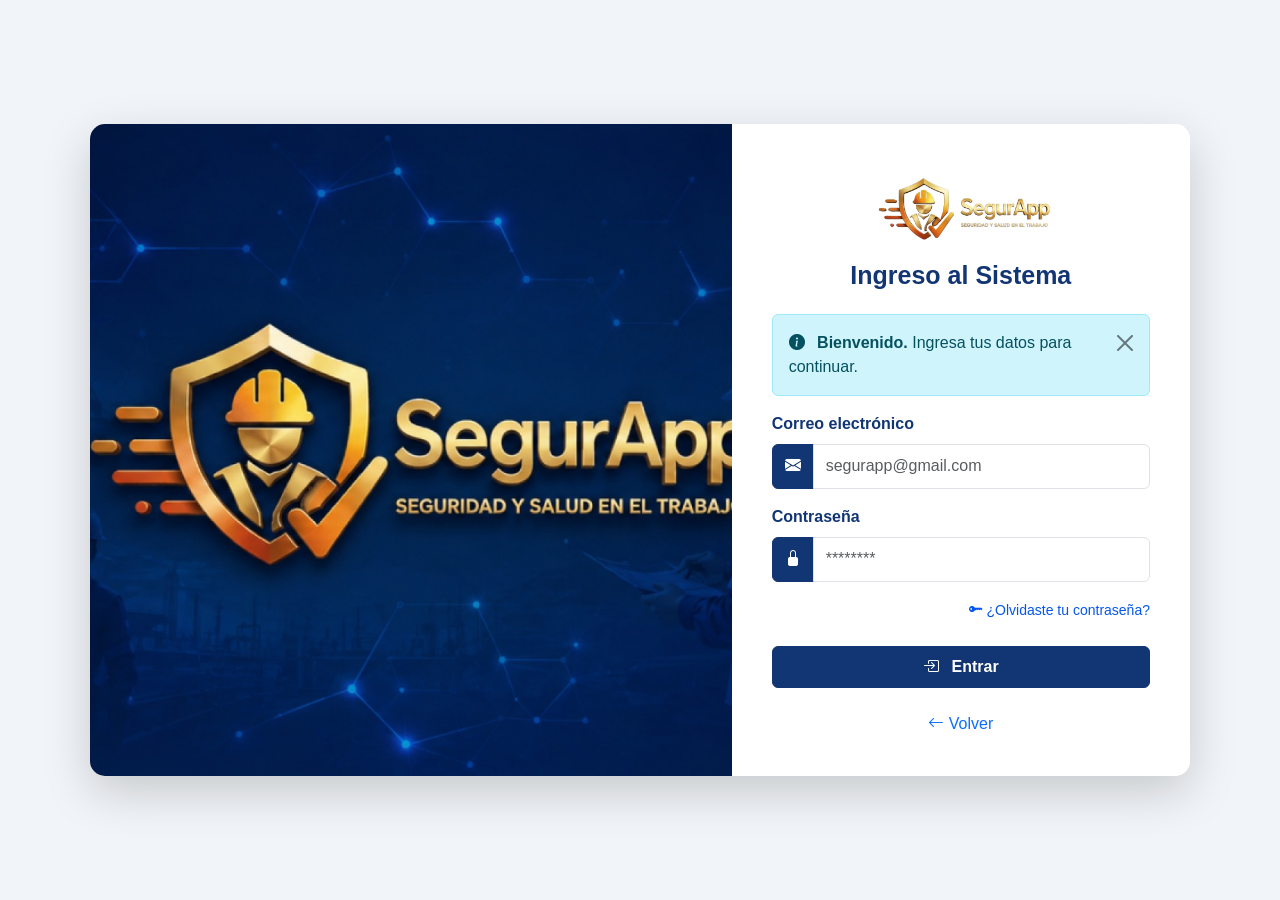
<file: proyecto.html>
<!DOCTYPE html>
<html lang="es">

<head>

    <meta charset="UTF-8">

    <meta name="viewport" content="width=device-width, initial-scale=1.0">

    <title>SegurApp - Ingreso</title>



    <link href="https://cdn.jsdelivr.net/npm/bootstrap@5.3.3/dist/css/bootstrap.min.css" rel="stylesheet">




    <link rel="stylesheet" href="https://cdn.jsdelivr.net/npm/bootstrap-icons@1.11.3/font/bootstrap-icons.min.css">



    <link rel="stylesheet" href="CSS/proyecto.css">

</head>


<body>


    <main class="container-fluid min-vh-100 d-flex align-items-center">

        <div class="row login-container mx-auto shadow-lg overflow-hidden">



            <section class="col-lg-7 login-banner p-0">

                <img src="IMGS/imagen-login.jpeg" alt="SegurApp" class="img-fluid">

            </section>



            <section class="col-lg-5 login-form">



                <div class="text-center mb-3">

                    <img src="IMGS/logoSegurApp.png" alt="Logo de SegurApp" class="logo-login">

                </div>



                <h1 class="text-center mb-4">

                    Ingreso al Sistema

                </h1>



                <div class="alert alert-info alert-dismissible fade show" role="alert">

                    <i class="bi bi-info-circle-fill me-2"></i>

                    <strong>Bienvenido.</strong>
                    Ingresa tus datos para continuar.


                    <button type="button" class="btn-close" data-bs-dismiss="alert" aria-label="Cerrar"></button>

                </div>


                <form action="Dashboard.html" method="get">

                    <!-- CORREO -->
                    <div class="mb-3">

                        <label for="correo" class="form-label">
                            Correo electrónico
                        </label>

                        <div class="input-group">

                            <span class="input-group-text">
                                <i class="bi bi-envelope-fill"></i>
                            </span>

                            <input type="email" class="form-control" id="correo" name="correo"
                                placeholder="segurapp@gmail.com" required>

                        </div>

                    </div>

                    <div class="mb-3">

                        <label for="contrasena" class="form-label">
                            Contraseña
                        </label>

                        <div class="input-group">

                            <span class="input-group-text">
                                <i class="bi bi-lock-fill"></i>
                            </span>

                            <input type="password" class="form-control" id="contrasena" name="contrasena"
                                placeholder="********" required>

                        </div>

                    </div>


                    <div class="text-end mb-4">

                        <a href="recuperar.contraseña.html" class="link-recuperar">
                            <i class="bi bi-key-fill"></i>
                            ¿Olvidaste tu contraseña?
                        </a>

                    </div>


                    <button type="submit" class="btn btn-primary w-100 py-2">
                        <i class="bi bi-box-arrow-in-right me-2"></i>
                        Entrar
                    </button>

                </form>


                <div class="text-center mt-4">

                    <a href="index.html" class="text-decoration-none">

                        <i class="bi bi-arrow-left"></i>

                        Volver

                    </a>

                </div>


            </section>

        </div>

    </main>



    <script src="https://cdn.jsdelivr.net/npm/bootstrap@5.3.3/dist/js/bootstrap.bundle.min.js">
    </script>


</body>

</html>
</file>
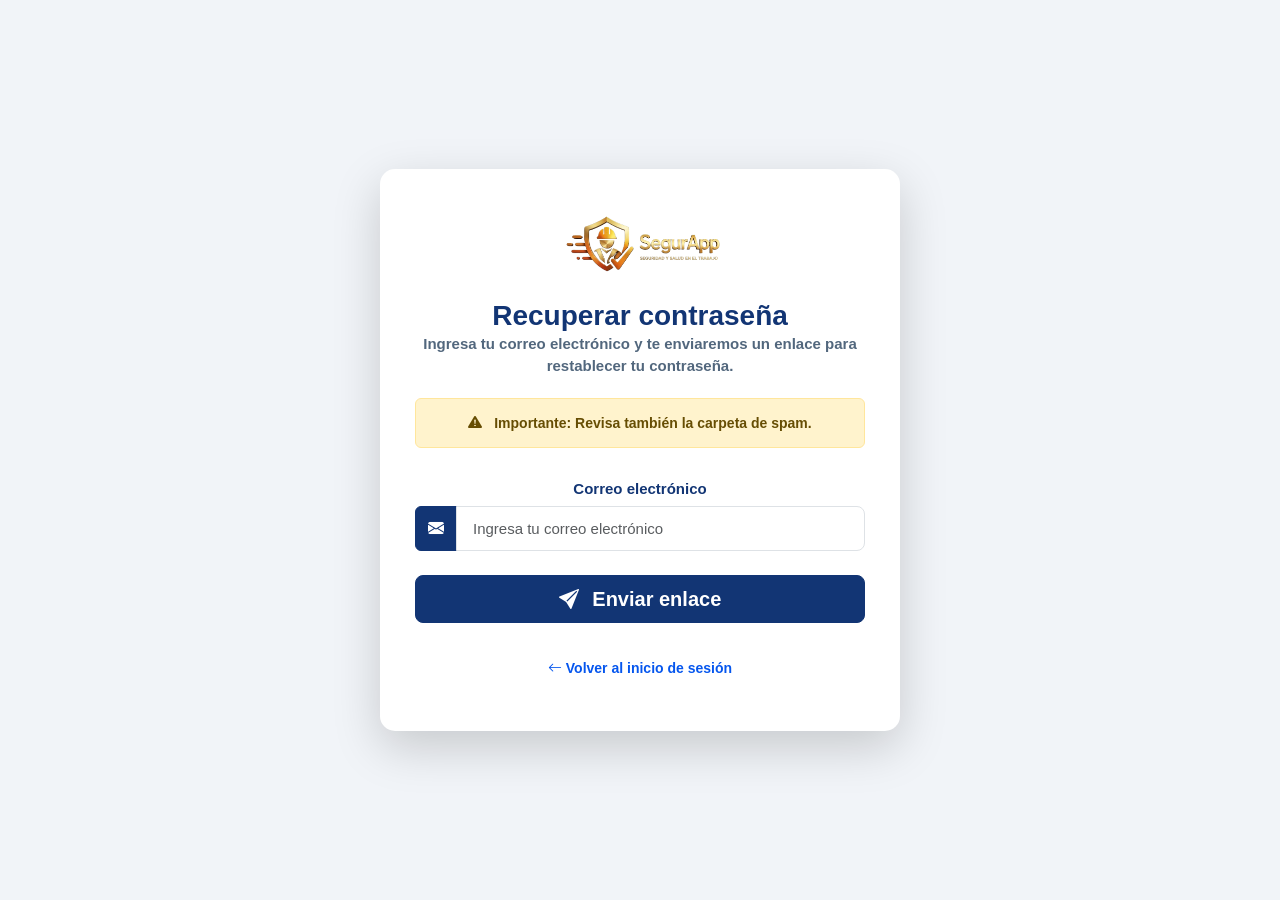
<file: recuperar.contraseña.html>
<!DOCTYPE html>
<html lang="es">

<head>

    <meta charset="UTF-8">

    <meta
        name="viewport"
        content="width=device-width, initial-scale=1.0"
    >

    <title>Recuperar contraseña - SegurApp</title>



    <link
        href="https://cdn.jsdelivr.net/npm/bootstrap@5.3.3/dist/css/bootstrap.min.css"
        rel="stylesheet"
    >




    <link
        rel="stylesheet"
        href="https://cdn.jsdelivr.net/npm/bootstrap-icons@1.11.3/font/bootstrap-icons.min.css"
    >



    <link
        rel="stylesheet"
        href="CSS/recuperar.contraseña.css"
    >

</head>


<body>



    <main class="container-fluid min-vh-100 d-flex align-items-center">

        <section class="card recuperacion-card border-0 shadow-lg mx-auto">




            <div class="text-center mb-4">

                <img
                    src="IMGS/logoSegurApp.png"
                    alt="Logo de SegurApp"
                    class="logo-recuperacion"
                >

            </div>




            <h1 class="text-center">

                Recuperar contraseña



            <p class="descripcion text-center">

                Ingresa tu correo electrónico y te enviaremos
                un enlace para restablecer tu contraseña.

            </p>



            <div
                class="alert alert-warning"
                role="alert"
            >

                <i class="bi bi-exclamation-triangle-fill me-2"></i>

                <strong>Importante:</strong>

                Revisa también la carpeta de spam.

            </div>



            <form>


                <!-- CORREO -->

                <div class="mb-4">

                    <label
                        for="correo"
                        class="form-label"
                    >

                        Correo electrónico

                    </label>


                    <div class="input-group">

                        <span class="input-group-text">

                            <i class="bi bi-envelope-fill"></i>

                        </span>


                        <input
                            type="email"
                            class="form-control form-control-lg"
                            id="correo"
                            name="correo"
                            placeholder="Ingresa tu correo electrónico"
                            required
                        >

                    </div>

                </div>



                <button
                    type="button"
                    class="btn btn-primary btn-lg w-100"
                    data-bs-toggle="modal"
                    data-bs-target="#modalCorreo"
                >

                    <i class="bi bi-send-fill me-2"></i>

                    Enviar enlace

                </button>


            </form>




            <div class="text-center mt-4">

                <a
                    href="proyecto.html"
                    class="volver"
                >

                    <i class="bi bi-arrow-left"></i>

                    Volver al inicio de sesión

                </a>

            </div>


        </section>

    </main>




    <div
        class="modal fade"
        id="modalCorreo"
        tabindex="-1"
        aria-labelledby="modalCorreoLabel"
        aria-hidden="true"
    >

        <div class="modal-dialog modal-dialog-centered">

            <div class="modal-content">




                <div class="modal-header">

                    <h5
                        class="modal-title"
                        id="modalCorreoLabel"
                    >

                        <i class="bi bi-check-circle-fill me-2"></i>

                        ¡Email enviado!

                    </h5>


                    <button
                        type="button"
                        class="btn-close"
                        data-bs-dismiss="modal"
                        aria-label="Cerrar"
                    ></button>

                </div>



                <div class="modal-body text-center">

                    <div class="icono-exito mb-3">

                        <i class="bi bi-check-lg"></i>

                    </div>


                    <p>

                        Se ha enviado un enlace de recuperación
                        a tu correo electrónico.

                    </p>


                    <p>

                        Por favor revisa tu bandeja de entrada
                        y la carpeta de spam.

                    </p>


                    <p>

                        El enlace expira en 1 hora.

                    </p>

                </div>



                <div class="modal-footer justify-content-center">

                    <button
                        type="button"
                        class="btn btn-success px-4"
                        data-bs-dismiss="modal"
                    >

                        <i class="bi bi-check-lg me-1"></i>

                        OK

                    </button>

                </div>

            </div>

        </div>

    </div>




    <script
        src="https://cdn.jsdelivr.net/npm/bootstrap@5.3.3/dist/js/bootstrap.bundle.min.js">
    </script>

</body>

</html>
</file>
<file: CSS/index.css>
* {
    margin: 0;
    padding: 0;
    box-sizing: border-box;
}


body {
    font-family: Arial, Helvetica, sans-serif;
    background-color: #f1f4f8;
    color: #123574;
}





.navbar {
    min-height: 85px;
}


.logo-navbar {
    width: 190px;
    max-width: 100%;
}


.nav-link {
    color: #123574 !important;
    font-weight: 600;
}


.nav-link:hover {
    color: #d4a72c !important;
}




.btn-primary {
    background-color: #123574;
    border-color: #123574;
}


.btn-primary:hover {
    background-color: #d4a72c;
    border-color: #d4a72c;
}





.etiqueta {
    color: #d4a72c;
    font-size: 14px;
    font-weight: bold;
    letter-spacing: 2px;
    margin-bottom: 15px;
}


h1 {
    color: #123574;
    line-height: 1.1;
}


h1 span {
    color: #d4a72c;
}


.descripcion {
    color: #52677d;
    line-height: 1.7;
}


.imagen-principal {
    width: 100%;
    height: 430px;
    object-fit: cover;
}



.funcion-card {
    border-radius: 15px;
    transition: transform 0.3s ease,
                box-shadow 0.3s ease;
}


.funcion-card:hover {
    transform: translateY(-7px);
}


.funcion-card .card-title {
    color: #123574;
}


.icono-card {
    font-size: 42px;
    color: #d4a72c;
    margin-bottom: 15px;
}




.footer {
    background-color: #123574;
    color: white;
    padding: 20px;
}





@media (max-width: 991px) {

    .navbar-nav {
        padding-top: 15px;
    }

}


@media (max-width: 576px) {

    .logo-navbar {
        width: 150px;
    }


    .informacion {
        text-align: center;
    }


    h1 {
        font-size: 36px;
    }


    .descripcion {
        font-size: 16px;
    }


    .imagen-principal {
        height: 280px;
    }

}
</file>
<file: CSS/capacitaciones-lista.css>
:root {
    --azul-oscuro: #071a3a;
    --azul: #0b2859;
    --amarillo: #ffbd17;
    --fondo: #f4f6f9;
    --blanco: #ffffff;
    --texto: #172033;
    --texto-secundario: #718096;
    --borde: #e3e8ef;
}

body {
    margin: 0;
    font-family: Arial, Helvetica, sans-serif;
    background-color: var(--fondo);
    color: var(--texto);
}

.barra-lateral {
    width: 265px;
    min-width: 265px;
    height: 100vh;
    background-color: var(--azul-oscuro);
    color: white;
    position: sticky;
    top: 0;
    overflow-y: auto;
}

.logo-contenedor {
    padding: 38px 15px 30px;
}

.logo {
    width: 205px;
    max-width: 100%;
    height: auto;
}

.enlace-menu {
    display: flex;
    align-items: center;
    gap: 15px;
    min-height: 56px;
    padding: 10px 20px !important;
    color: #aebbd0 !important;
    text-decoration: none;
    font-size: 20px;
    transition: 0.2s;
}

.enlace-menu i {
    width: 25px;
    min-width: 25px;
    text-align: center;
    font-size: 18px;
}

.enlace-menu:hover {
    color: white !important;
    background-color: rgba(255, 255, 255, 0.06);
}

.enlace-menu.activo {
    color: var(--amarillo) !important;
    background-color: rgba(255, 189, 23, 0.08);
    border-left: 3px solid var(--amarillo);
}

.menu-movil {
    background-color: var(--azul-oscuro);
    color: white;
    width: 240px !important;
}

.menu-movil .offcanvas-header {
    border-bottom: 1px solid rgba(255, 255, 255, 0.1);
}

.logo-movil {
    width: 150px;
}

.menu-movil .nav {
    gap: 4px;
    padding: 5px;
}

.menu-movil .enlace-menu {
    min-height: 37px;
    gap: 12px;
    padding: 11px !important;
    font-size: 14px;
    border-radius: 8px;
}

.menu-movil .enlace-menu i {
    width: 18px;
    min-width: 18px;
    font-size: 14px;
}

.boton-menu-movil {
    width: 36px;
    height: 36px;
    min-width: 36px;
    padding: 0;
    border: none;
    background-color: transparent;
    color: var(--azul-oscuro);
    display: flex;
    align-items: center;
    justify-content: center;
    font-size: 21px;
}

.boton-menu-movil:hover {
    background-color: #e9eef5;
    color: var(--azul-oscuro);
}

.titulo-movil {
    font-size: 17px;
    font-weight: 700;
    color: var(--texto);
}

main {
    min-width: 0;
    background-color: var(--fondo);
}

.navbar {
    min-height: 70px;
    border-bottom: 1px solid var(--borde);
}

.buscador {
    width: 265px;
}

.buscador .input-group-text {
    border-color: var(--borde);
    color: #66758a;
}

.buscador .form-control {
    border-color: var(--borde);
    font-size: 13px;
    box-shadow: none;
}

.buscador .form-control:focus {
    border-color: #9eb5d2;
    box-shadow: none;
}

.notificaciones {
    font-size: 21px;
    color: #64748b;
}

.badge-notificacion {
    position: absolute;
    top: -7px;
    right: -8px;
    width: 17px;
    height: 17px;
    display: flex;
    align-items: center;
    justify-content: center;
    border-radius: 50%;
    background-color: #ef4444;
    color: white;
    font-size: 9px;
}

.usuario-menu {
    display: flex;
    align-items: center;
    gap: 10px;
    border: none;
    background-color: transparent;
    color: var(--texto);
}

.usuario-menu:hover {
    background-color: transparent;
}

.avatar {
    width: 38px;
    height: 38px;
    border-radius: 50%;
    background-color: var(--amarillo);
    display: flex;
    align-items: center;
    justify-content: center;
    font-size: 12px;
    font-weight: bold;
}

.datos-usuario {
    text-align: left;
    line-height: 1.2;
}

.datos-usuario strong {
    display: block;
    font-size: 13px;
}

.datos-usuario small {
    color: var(--texto-secundario);
    font-size: 10px;
}

.contenido {
    padding: 18px 35px 30px;
}

.encabezado {
    margin-bottom: 20px;
}

.encabezado h1 {
    margin: 0;
    color: #203a67;
    font-size: 29px;
    font-weight: 700;
}

.encabezado p {
    margin: 4px 0 0;
    color: #687b98;
    font-size: 14px;
}

.tarjetas {
    margin-bottom: 22px;
}

.tarjeta {
    min-height: 112px;
    background-color: var(--blanco);
    border: 1px solid var(--borde);
    border-radius: 12px;
    padding: 22px;
    display: flex;
    align-items: center;
    gap: 18px;
    box-shadow: 0 2px 5px rgba(20, 40, 70, 0.03);
}

.tarjeta h2 {
    margin: 0;
    font-size: 27px;
    font-weight: 700;
}

.tarjeta p {
    margin: 2px 0 2px;
    color: #64748b;
    font-size: 12px;
}

.icono {
    width: 45px;
    height: 45px;
    min-width: 45px;
    display: flex;
    align-items: center;
    justify-content: center;
    border-radius: 10px;
    font-size: 20px;
}

.icono-azul {
    background-color: #edf5ff;
    color: #3785ed;
}

.icono-verde {
    background-color: #eafaf2;
    color: #16b86c;
}

.icono-naranja {
    background-color: #fff4e8;
    color: #ff7917;
}

.icono-rosado {
    background-color: #fff0f7;
    color: #ec4c91;
}

.dato {
    font-size: 10px;
    font-weight: 600;
}

.azul {
    color: #2879e4;
}

.verde {
    color: #14a95e;
}

.naranja {
    color: #ed7117;
}

.rosado {
    color: #ed4389;
}

.tarjeta-lista {
    background-color: var(--blanco);
    border: 1px solid var(--borde);
    border-radius: 12px;
    padding: 20px 18px 5px;
    box-shadow: 0 2px 5px rgba(20, 40, 70, 0.03);
}

.titulo-lista {
    padding: 0 30px 12px;
}

.titulo-lista h3 {
    margin: 0;
    font-size: 14px;
    font-weight: 700;
    text-transform: lowercase;
}

.capacitacion {
    min-height: 68px;
    padding: 10px 30px;
    display: flex;
    align-items: center;
    border-bottom: 1px solid #e7ebf0;
}

.capacitacion:last-child {
    border-bottom: none;
}

.fecha {
    width: 45px;
    height: 44px;
    min-width: 45px;
    border-radius: 9px;
    background-color: #f3f6fa;
    display: flex;
    flex-direction: column;
    align-items: center;
    justify-content: center;
    margin-right: 14px;
}

.fecha strong {
    font-size: 17px;
    line-height: 16px;
}

.fecha span {
    font-size: 9px;
    color: #60738f;
    margin-top: 2px;
}

.fecha-azul strong {
    color: #0873bc;
}

.fecha-verde strong {
    color: #159b56;
}

.fecha-morado strong {
    color: #7b2de2;
}

.fecha-naranja strong {
    color: #ffae00;
}

.datos-capacitacion {
    display: flex;
    flex-direction: column;
    flex: 1;
    min-width: 0;
}

.datos-capacitacion strong {
    font-size: 13px;
    font-weight: 600;
}

.datos-capacitacion span {
    margin-top: 3px;
    color: #657997;
    font-size: 10px;
}

.categoria {
    padding: 5px 12px;
    border-radius: 12px;
    font-size: 9px;
    white-space: nowrap;
    margin-left: 8px;
}

.seguridad {
    background-color: #e4f3fc;
    color: #0875bd;
}

.salud {
    background-color: #dcf8e8;
    color: #16864e;
}

.tecnico {
    background-color: #f0e2ff;
    color: #7929d5;
}

@media (max-width: 992px) {

    .barra-lateral {
        width: 180px;
        min-width: 180px;
    }

    .logo {
        width: 145px;
    }

    .enlace-menu {
        font-size: 14px;
        padding: 9px 12px !important;
    }

    .contenido {
        padding: 18px;
    }

    .tarjeta {
        padding: 16px;
    }

}

@media (max-width: 767.98px) {

    .navbar {
        min-height: 60px;
        padding: 8px 12px !important;
    }

    .navbar > .container-fluid {
        padding: 0;
        flex-wrap: nowrap;
    }

    .avatar {
        width: 32px;
        height: 32px;
        font-size: 11px;
    }

    .usuario-menu {
        padding: 3px;
    }

    .contenido {
        padding: 16px 12px 20px;
    }

    .encabezado {
        margin-bottom: 16px;
    }

    .encabezado h1 {
        font-size: 22px;
    }

    .encabezado p {
        font-size: 12px;
    }

    .tarjetas {
        --bs-gutter-y: 0.65rem;
        margin-bottom: 16px;
    }

    .tarjeta {
        min-height: 72px;
        padding: 12px 14px;
        gap: 12px;
    }

    .tarjeta h2 {
        font-size: 23px;
    }

    .tarjeta p {
        font-size: 11px;
    }

    .icono {
        width: 38px;
        height: 38px;
        min-width: 38px;
        font-size: 17px;
    }

    .tarjeta-lista {
        padding: 14px 8px 3px;
    }

    .titulo-lista {
        padding: 0 8px 10px;
    }

    .capacitacion {
        padding: 10px 8px;
    }

    .fecha {
        width: 42px;
        min-width: 42px;
        height: 42px;
        margin-right: 10px;
    }

    .fecha strong {
        font-size: 15px;
    }

    .datos-capacitacion strong {
        font-size: 12px;
    }

    .datos-capacitacion span {
        font-size: 10px;
    }

    .categoria {
        padding: 4px 8px;
        font-size: 9px;
    }
}
</file>
<file: CSS/capacitaciones.css>
:root {
    --azul-oscuro: #071a3a;
    --azul-principal: #0b2859;
    --azul-segurapp: #06245c;
    --azul-claro: #eaf3ff;
    --amarillo: #ffbd17;
    --fondo: #f4f6f9;
    --blanco: #ffffff;
    --texto: #172033;
    --texto-secundario: #748096;
    --verde: #20b879;
    --naranja: #f59f43;
    --rosado: #e64980;
    --borde: #e4e9f0;
}

body {
    margin: 0;
    font-family: Arial, Helvetica, sans-serif;
    background-color: var(--fondo);
    color: var(--texto);
    min-height: 100vh;
}

.barra-lateral {
    width: 185px;
    min-width: 185px;
    max-width: 185px;
    min-height: 100vh;
    background-color: #00183f !important;
    color: #ffffff;
    position: sticky;
    top: 0;
    overflow-y: auto;
    padding: 0;
}

.barra-lateral .logo {
    width: 145px;
    max-width: 100%;
    height: auto;
    object-fit: contain;
}

.barra-lateral .text-center {
    padding: 12px !important;
    margin-bottom: 0 !important;
}

.barra-lateral .nav {
    display: flex;
    flex-direction: column;
    gap: 4px;
    padding: 8px;
}

.enlace-menu {
    color: #b7c3d8 !important;
    display: flex;
    align-items: center;
    gap: 12px;
    width: 100%;
    min-height: 37px;
    padding: 8px 10px !important;
    font-size: 14px;
    font-weight: 400;
    text-decoration: none;
    transition: all 0.2s ease;
    border-left: 3px solid transparent;
    border-radius: 8px;
}

.enlace-menu i {
    width: 18px;
    min-width: 18px;
    font-size: 14px;
    text-align: center;
}

.enlace-menu:hover {
    color: #ffffff !important;
    background-color: rgba(255, 255, 255, 0.08);
}

.enlace-menu.activo {
    color: #ffffff !important;
    background-color: rgba(255, 255, 255, 0.08) !important;
    border-left: 3px solid #ffb719;
    padding-left: 7px !important;
}

.menu-movil {
    background-color: #00183f !important;
    color: #ffffff;
    width: 240px !important;
}

.menu-movil .offcanvas-header {
    border-bottom: 1px solid rgba(255, 255, 255, 0.1);
}

.logo-movil {
    width: 150px;
}

.menu-movil .nav {
    display: flex;
    flex-direction: column;
    gap: 4px;
    padding: 5px;
}

.menu-movil .enlace-menu {
    padding: 11px !important;
}

.menu-movil .enlace-menu.activo {
    padding-left: 8px !important;
}

.boton-menu-movil {
    width: 36px;
    height: 36px;
    min-width: 36px;
    padding: 0;
    border: none;
    background-color: transparent;
    color: var(--azul-oscuro);
    display: flex;
    align-items: center;
    justify-content: center;
    font-size: 21px;
}

.boton-menu-movil:hover {
    background-color: #e9eef5;
    color: var(--azul-oscuro);
}

.titulo-movil {
    font-size: 17px;
    font-weight: 700;
    color: var(--texto);
}

main {
    background-color: var(--fondo);
    min-width: 0;
}

h1 {
    color: var(--azul-oscuro);
}

.container-fluid > .mb-3 p {
    font-size: 12px;
}

.navbar {
    min-height: 58px;
    border-bottom: 1px solid var(--borde);
    background-color: var(--blanco) !important;
}

.navbar .input-group {
    width: 220px;
}

.navbar .input-group-text {
    color: #718096;
    border-color: var(--borde);
}

.navbar .form-control {
    border-color: var(--borde);
    font-size: 13px;
    box-shadow: none;
}

.navbar .form-control:focus {
    border-color: #9db7d8;
    box-shadow: none;
}

.avatar-usuario {
    width: 34px;
    height: 34px;
    display: flex;
    align-items: center;
    justify-content: center;
    border-radius: 50%;
    background-color: var(--amarillo);
    color: var(--azul-oscuro);
    font-size: 11px;
    font-weight: bold;
}

.navbar .dropdown-toggle {
    border: none;
    background-color: transparent;
    box-shadow: none;
    color: var(--texto);
}

.navbar .dropdown-toggle strong {
    font-size: 12px;
}

.navbar .dropdown-toggle small {
    color: var(--texto-secundario);
    font-size: 10px;
}

.navbar .bi-bell {
    color: #64748b;
}

.dropdown-menu {
    min-width: 190px;
    border: 1px solid var(--borde);
    border-radius: 8px;
}

.dropdown-item {
    font-size: 13px;
    padding: 9px 14px;
}

.card {
    border-radius: 10px !important;
    border: 1px solid var(--borde) !important;
    background-color: var(--blanco);
}

.card-body h2 {
    color: var(--azul-oscuro);
}

.icono-estadistica {
    width: 42px;
    height: 42px;
    min-width: 42px;
    display: flex;
    align-items: center;
    justify-content: center;
    border-radius: 9px;
    font-size: 18px;
}

.icono-azul {
    background-color: #e8f2ff;
    color: #2677d9;
}

.icono-verde {
    background-color: #e7f9f0;
    color: var(--verde);
}

.icono-naranja {
    background-color: #fff2df;
    color: var(--naranja);
}

.icono-rosado {
    background-color: #ffedf4;
    color: var(--rosado);
}

.icono-estadistica + div h2 {
    color: var(--azul-oscuro);
    font-size: 20px;
}

.icono-estadistica + div p {
    font-size: 10px;
}

.btn-primary {
    background-color: var(--azul-oscuro);
    border-color: var(--azul-oscuro);
    border-radius: 6px;
    font-size: 12px;
    padding: 8px 12px;
}

.btn-primary:hover {
    background-color: var(--azul-principal);
    border-color: var(--azul-principal);
}

.btn-light {
    border: 1px solid var(--borde);
    color: #65748b;
    background-color: var(--blanco);
}

.btn-light:hover {
    background-color: #f1f4f8;
    border-color: var(--borde);
}

.text-primary {
    color: #1976d2 !important;
}

.badge {
    font-size: 8px;
    font-weight: 500;
    padding: 5px 7px;
    border-radius: 10px;
}

.row > .col-12 > .card,
.row > .col-sm-6 > .card,
.row > .col-xl-3 > .card,
.row > .col-xl-5 > .card,
.row > .col-xl-7 > .card {
    overflow: hidden;
}

.table {
    margin-bottom: 0;
}

.table thead th {
    font-size: 10px;
    font-weight: 600;
    color: var(--texto-secundario);
    padding: 7px;
}

.table tbody td {
    position: relative;
    height: 38px;
    padding: 5px;
    font-size: 11px;
    color: #334155;
}

.dia-calendario {
    display: inline-flex;
    align-items: center;
    justify-content: center;
    width: 25px;
    height: 25px;
    border-radius: 50%;
}

.dia-seleccionado {
    display: inline-flex;
    align-items: center;
    justify-content: center;
    width: 27px;
    height: 27px;
    border-radius: 50%;
    background-color: var(--azul-oscuro);
    color: var(--blanco);
    font-weight: bold;
}

.dia-con-evento {
    position: relative;
}

.punto-calendario {
    display: inline-block;
    width: 5px;
    height: 5px;
    border-radius: 50%;
    margin-left: 2px;
    vertical-align: middle;
}

.punto-azul {
    background-color: #2185d0;
}

.punto-verde {
    background-color: #28a86b;
}

.punto-naranja {
    background-color: #ed8b28;
}

.punto-morado {
    background-color: #9b51e0;
}

.leyenda {
    width: 7px;
    height: 7px;
    display: inline-block;
    margin-right: 4px;
    border-radius: 50%;
}

.caja-fecha {
    width: 38px;
    height: 38px;
    min-width: 38px;
    display: flex;
    flex-direction: column;
    align-items: center;
    justify-content: center;
    background-color: #edf5fd;
    border-radius: 6px;
}

.caja-fecha strong {
    color: #2185d0;
    font-size: 13px;
    line-height: 13px;
}

.caja-fecha small {
    color: #748096;
    font-size: 7px;
    line-height: 9px;
}

.caja-fecha + div {
    min-width: 0;
}

.caja-fecha + div strong {
    color: var(--texto);
    font-size: 11px;
}

.caja-fecha + div small {
    font-size: 9px;
}


@media (max-width: 992px) {

    .navbar .input-group {
        width: 180px;
    }

}

@media (max-width: 767.98px) {

    .navbar {
        min-height: 60px;
        padding: 8px 12px !important;
    }

    .navbar > .container-fluid {
        padding: 0 !important;
        flex-wrap: nowrap;
    }

    .avatar-usuario {
        width: 32px;
        height: 32px;
        font-size: 10px;
    }

    .navbar .dropdown-toggle {
        padding: 2px;
    }

    .container-fluid.p-4 {
        padding: 16px 12px 20px !important;
    }

    .container-fluid > .mb-3 h1 {
        font-size: 22px;
    }

    .container-fluid > .mb-3 p {
        font-size: 12px;
        line-height: 16px;
    }

    .row.g-3 {
        --bs-gutter-y: 0.65rem;
    }

    .card-body {
        padding: 12px;
    }

    .icono-estadistica {
        width: 36px;
        height: 36px;
        min-width: 36px;
        font-size: 16px;
    }

    .icono-estadistica + div h2 {
        font-size: 19px;
    }

    .icono-estadistica + div p {
        font-size: 11px;
        margin-bottom: 2px !important;
    }

    .icono-estadistica + div span {
        font-size: 10px;
    }

    .table thead th {
        font-size: 9px;
        padding: 5px 2px;
    }

    .table tbody td {
        height: 34px;
        padding: 3px 2px;
        font-size: 11px;
    }

    .dia-calendario {
        width: 23px;
        height: 23px;
    }

    .dia-seleccionado {
        width: 25px;
        height: 25px;
    }

    .caja-fecha + div strong {
        font-size: 11px;
    }

    .caja-fecha + div small {
        font-size: 9px;
    }

    .badge {
        font-size: 9px;
        padding: 4px 6px;
    }

}
</file>
<file: CSS/dashboard.css>
:root {
    --azul-oscuro: #031a45;
    --azul-sidebar: #00183f;
    --azul-texto: #18243a;
    --fondo: #f3f6fa;
    --blanco: #ffffff;
    --gris: #718096;
    --borde: #e2e8f0;
    --amarillo: #f5a900;
    --naranja: #e47c00;
}

* {
    margin: 0;
    padding: 0;
    box-sizing: border-box;
}

body {
    font-family: Arial, Helvetica, sans-serif;
    background-color: var(--fondo);
    color: var(--azul-texto);
}

a {
    text-decoration: none;
}

.contenedor-dashboard {
    min-height: 100vh;
    display: flex;
}

.barra-lateral {
    width: 185px;
    min-width: 185px;
    min-height: 100vh;
    background-color: var(--azul-sidebar);
    position: relative;
    overflow: hidden;
}

.contenedor-logo {
    width: 100%;
    height: 95px;
    display: flex;
    align-items: center;
    justify-content: center;
    padding: 12px;
}

.logo {
    width: 145px;
    max-width: 100%;
    object-fit: contain;
}

.menu-lateral {
    display: flex;
    flex-direction: column;
    gap: 4px;
    padding: 8px;
}

.elemento-menu {
    min-height: 37px;
    display: flex;
    align-items: center;
    gap: 12px;
    padding: 8px 10px;
    border-radius: 8px;
    color: #b7c3d8;
    font-size: 14px;
    transition: all 0.2s ease;
}

.elemento-menu i {
    font-size: 14px;
    width: 18px;
    text-align: center;
}

.elemento-menu:hover {
    color: white;
    background-color: rgba(255, 255, 255, 0.08);
}

.elemento-menu.activo {
    color: white;
    background-color: rgba(255, 255, 255, 0.08);
    border-left: 3px solid var(--amarillo);
}

.decoracion-lateral {
    position: absolute;
    bottom: -20px;
    left: -30px;
    width: 245px;
    height: 65px;
    border-radius: 50% 50% 0 0;
    background-color: rgba(24, 53, 103, 0.5);
}

.contenido-principal {
    flex: 1;
    min-width: 0;
    background-color: var(--fondo);
    padding: 0 20px 24px;
}

.barra-superior {
    min-height: 65px;
    display: flex;
    align-items: center;
    justify-content: space-between;
}

.titulo-pagina {
    font-size: 17px;
    font-weight: 700;
    margin: 0;
}

.parte-derecha {
    display: flex;
    align-items: center;
    gap: 18px;
}

.buscador {
    width: 145px;
    height: 28px;
    display: flex;
    align-items: center;
    gap: 7px;
    background-color: white;
    border: 1px solid var(--borde);
    border-radius: 20px;
    padding: 0 10px;
}

.buscador i {
    color: #718096;
    font-size: 11px;
}

.buscador input {
    border: none;
    outline: none;
    width: 100%;
    font-size: 12px;
}

.buscador input::placeholder {
    color: #9aa4b2;
}

.boton-notificaciones {
    position: relative;
    border: none;
    background: transparent;
    color: #23324d;
    font-size: 16px;
    cursor: pointer;
}

.numero-notificaciones {
    position: absolute;
    top: -6px;
    right: -6px;
    width: 13px;
    height: 13px;
    display: flex;
    align-items: center;
    justify-content: center;
    background-color: var(--naranja);
    color: white;
    border-radius: 50%;
    font-size: 9px;
}

.perfil-usuario {
    border: none;
    background: transparent;
    display: flex;
    align-items: center;
    gap: 7px;
    padding: 4px 5px;
    cursor: pointer;
    color: var(--azul-texto);
}

.perfil-usuario::after {
    display: none;
}

.perfil-usuario::before {
    content: "\F282";
    font-family: "bootstrap-icons";
    font-size: 9px;
    order: 3;
    color: var(--azul-texto);
}

.avatar {
    width: 30px;
    height: 30px;
    display: flex;
    align-items: center;
    justify-content: center;
    border-radius: 50%;
    background-color: #ffb900;
    color: #17233d;
    font-size: 11px;
    font-weight: 700;
    flex-shrink: 0;
}

.informacion-usuario {
    display: flex;
    flex-direction: column;
    align-items: flex-start;
    line-height: 1.1;
}

.informacion-usuario strong {
    font-size: 12px;
}

.informacion-usuario small {
    color: #718096;
    font-size: 10px;
}

.menu-usuario {
    width: 180px;
    margin-top: 8px !important;
    padding: 8px;
    border: 1px solid #e4e9ef;
    border-radius: 8px;
    background-color: white;
    box-shadow: 0 8px 25px rgba(0, 0, 0, 0.10);
}

.encabezado-usuario {
    display: flex;
    align-items: center;
    gap: 9px;
    padding: 6px 7px 8px;
}

.avatar-menu {
    width: 30px;
    height: 30px;
}

.informacion-menu {
    display: flex;
    flex-direction: column;
    line-height: 1.2;
}

.informacion-menu strong {
    font-size: 12px;
}

.informacion-menu small {
    font-size: 10px;
    color: #718096;
}

.menu-usuario .dropdown-item {
    display: flex;
    align-items: center;
    gap: 10px;
    padding: 8px 7px;
    border-radius: 5px;
    font-size: 12px;
    color: var(--azul-texto);
}

.menu-usuario .dropdown-item i {
    width: 18px;
    font-size: 14px;
}

.menu-usuario .dropdown-item:hover {
    background-color: #f3f6fa;
}

.seccion-bienvenida {
    margin-bottom: 15px;
}

.seccion-bienvenida h2 {
    font-size: 30px;
    font-weight: 700;
    margin-bottom: 3px;
}

.seccion-bienvenida p {
    font-size: 13px;
    color: #718096;
    margin: 0;
}

.tarjeta-dashboard {
    background-color: white;
    border: 1px solid #e4e9ef;
    border-radius: 10px;
    box-shadow: 0 2px 7px rgba(0, 0, 0, 0.025);
    overflow: hidden;
}

.tarjeta-indicador {
    min-height: 65px;
    display: flex;
    flex-direction: row;
    align-items: center;
    position: relative;
    padding: 9px 12px;
}

.icono-indicador {
    width: 30px;
    height: 30px;
    border-radius: 7px;
    display: flex;
    align-items: center;
    justify-content: center;
    margin-right: 10px;
    font-size: 14px;
}

.empleados-icono {
    background-color: #fff2c9;
    color: #e9a500;
}

.capacitaciones-icono {
    background-color: #dff2ff;
    color: #208ac9;
}

.inspecciones-icono {
    background-color: #e1f8ed;
    color: #12a46d;
}

.incidentes-icono {
    background-color: #ffe3e1;
    color: #f06455;
}

.informacion-indicador {
    display: flex;
    flex-direction: column;
}

.numero-indicador {
    font-size: 27px;
    line-height: 27px;
    font-weight: 700;
}

.titulo-indicador {
    font-size: 12px;
    color: #718096;
    margin-top: 2px;
}

.opciones-tarjeta {
    border: none;
    background: transparent;
    position: absolute;
    right: 8px;
    top: 8px;
    color: #64748b;
    font-size: 12px;
}

.encabezado-tarjeta {
    padding: 12px 14px 5px;
}

.encabezado-tarjeta h3 {
    font-size: 18px;
    font-weight: 700;
    margin: 0;
}

.encabezado-tarjeta h3 i {
    color: var(--naranja);
    margin-right: 5px;
}

.tarjeta-cumplimiento {
    min-height: 160px;
}

.contenido-cumplimiento {
    display: flex;
    align-items: center;
    gap: 18px;
    padding: 12px 16px;
}

.circulo-progreso {
    width: 84px;
    height: 84px;
    flex-shrink: 0;
    border-radius: 50%;
    background:
        conic-gradient(
            var(--naranja) 0deg 295deg,
            #e5e7eb 295deg 360deg
        );
    display: flex;
    align-items: center;
    justify-content: center;
}

.centro-circulo {
    width: 64px;
    height: 64px;
    border-radius: 50%;
    background-color: white;
    display: flex;
    flex-direction: column;
    align-items: center;
    justify-content: center;
}

.centro-circulo strong {
    font-size: 19px;
}

.centro-circulo small {
    font-size: 10px;
    color: #718096;
}

.texto-cumplimiento h4 {
    color: var(--naranja);
    font-size: 12px;
    margin-bottom: 5px;
}

.texto-cumplimiento p {
    font-size: 12px;
    line-height: 1.5;
    color: #718096;
    margin: 0;
}

.tarjeta-alertas {
    min-height: 160px;
}

.lista-alertas {
    display: flex;
    flex-direction: column;
    gap: 5px;
    padding: 5px 14px 4px;
}

.elemento-alerta {
    min-height: 30px;
    display: flex;
    align-items: center;
    background-color: #f7f9fb;
    border: 1px solid #edf0f3;
    border-radius: 6px;
    padding: 5px 8px;
    font-size: 12px;
}

.icono-alerta {
    width: 21px;
    height: 21px;
    border-radius: 6px;
    background-color: #edf2f7;
    display: flex;
    align-items: center;
    justify-content: center;
    margin-right: 7px;
    color: #718096;
}

.icono-alerta i {
    font-size: 9px;
}

.elemento-alerta span {
    flex: 1;
}

.elemento-alerta strong {
    color: var(--naranja);
    font-size: 12px;
}

.ver-alertas {
    display: block;
    text-align: center;
    margin-top: 6px;
    font-size: 12px;
    color: #0067d9;
    text-decoration: underline;
}

.tarjeta-actividades {
    min-height: 185px;
}

.tabla-actividades {
    margin: 5px 12px 10px;
    width: calc(100% - 24px);
    font-size: 12px;
    vertical-align: middle;
}

.tabla-actividades th {
    color: #718096;
    font-weight: 500;
    border-bottom: 1px solid #dfe5ec;
    padding: 5px 3px;
}

.tabla-actividades td {
    padding: 6px 3px;
    border-bottom: 1px solid #e6ebf0;
    white-space: nowrap;
}

.estado {
    display: inline-block;
    padding: 3px 6px;
    border-radius: 4px;
    font-size: 10px;
}

.estado-proxima {
    background-color: #e7f0ff;
    color: #2770d6;
}

.estado-pendiente {
    background-color: #fff1c9;
    color: #b27600;
}

.estado-programada {
    background-color: #ddf7e8;
    color: #15945b;
}

.tarjeta-accesos {
    min-height: 145px;
}

.contenedor-accesos {
    display: flex;
    gap: 8px;
    padding: 7px 14px 14px;
}

.acceso-rapido {
    flex: 1;
    min-height: 94px;
    border: 1px solid #e1e7ef;
    border-radius: 7px;
    display: flex;
    flex-direction: column;
    align-items: center;
    justify-content: center;
    color: var(--azul-texto);
    position: relative;
    transition: all 0.2s ease;
}

.acceso-rapido:hover {
    transform: translateY(-2px);
    box-shadow: 0 4px 10px rgba(0, 0, 0, 0.07);
}

.icono-acceso {
    width: 34px;
    height: 34px;
    border-radius: 50%;
    background-color: #f6f8fa;
    display: flex;
    align-items: center;
    justify-content: center;
    margin-bottom: 8px;
    color: #132744;
    font-size: 14px;
}

.acceso-rapido span {
    font-size: 12px;
    font-weight: 600;
}

.linea-acceso {
    width: 22px;
    height: 2px;
    background-color: var(--amarillo);
    margin-top: 7px;
}

.boton-menu-movil {
    border: none;
    background-color: white;
    color: var(--azul-oscuro);
    font-size: 21px;
}

.boton-menu-movil:hover {
    background-color: #e9eef5;
}

.menu-movil {
    background-color: var(--azul-sidebar);
    width: 240px !important;
}

.menu-movil .offcanvas-header {
    border-bottom: 1px solid rgba(255, 255, 255, 0.1);
}

.logo-movil {
    width: 150px;
}

.menu-movil .menu-lateral {
    padding: 5px;
}

.menu-movil .elemento-menu {
    font-size: 14px;
    padding: 11px;
}

@media (max-width: 1199px) {
    .contenido-principal {
        padding-left: 15px;
        padding-right: 15px;
    }
}

@media (max-width: 767px) {
    .contenido-principal {
        padding: 0 12px 20px;
    }

    .barra-superior {
        min-height: 60px;
    }

    .parte-derecha {
        gap: 8px;
    }

    .buscador {
        display: none;
    }

    .informacion-usuario {
        display: none;
    }

    .seccion-bienvenida h2 {
        font-size: 25px;
    }

    .seccion-bienvenida p {
        font-size: 13px;
    }

    .contenido-cumplimiento {
        justify-content: center;
    }

    .texto-cumplimiento {
        max-width: 190px;
    }

    .contenedor-accesos {
        flex-wrap: wrap;
    }

    .acceso-rapido {
        min-width: 100px;
    }
}

@media (max-width: 480px) {
    .parte-derecha {
        gap: 5px;
    }

    .perfil-usuario::before {
        display: none;
    }

    .tarjeta-indicador {
        min-height: 65px;
    }

    .contenido-cumplimiento {
        flex-direction: column;
        text-align: center;
    }

    .texto-cumplimiento {
        max-width: 280px;
    }

    .contenedor-accesos {
        flex-direction: column;
    }

    .acceso-rapido {
        width: 100%;
        min-height: 75px;
    }

    .seccion-bienvenida h2 {
        font-size: 23px;
    }
}
</file>
<file: CSS/empleados.css>
.boton-menu-movil {
    display: none;
}

:root {
    --azul-oscuro: #06245c;
    --azul: #0b3b82;
    --azul-claro: #1261b1;
    --azul-suave: #eaf2ff;
    --dorado: #ffb719;
    --fondo: #f3f5f9;
    --blanco: #ffffff;
    --texto: #17233c;
    --texto-suave: #64748b;
    --borde: #dce3ec;
    --verde: #198754;
    --rojo: #dc3545;
}

* {
    margin: 0;
    padding: 0;
    box-sizing: border-box;
}

html {
    scroll-behavior: smooth;
    width: 100%;
    max-width: 100%;
    overflow-x: hidden;
}

body {
    font-family: Arial, Helvetica, sans-serif;
    background-color: var(--fondo);
    color: var(--texto);
    min-height: 100vh;
    width: 100%;
    max-width: 100%;
    overflow-x: hidden;
}

.container-fluid {
    padding: 0;
}

body .container-fluid {
    width: 100%;
    max-width: 100%;
}

body .container-fluid .row {
    margin: 0;
    width: 100%;
}

body .container-fluid .row aside {
    width: 185px;
    flex: 0 0 185px;
    max-width: 185px;
    min-height: 100vh !important;
    background-color: #00183f !important;
    padding: 0 !important;
    border-right: none !important;
}

aside .text-center {
    height: 95px;
    margin-bottom: 0 !important;
    display: flex;
    justify-content: center;
    align-items: center;
    padding: 12px;
    border-bottom: 1px dotted #5274a8;
}

aside img {
    width: 145px !important;
    max-width: 145px !important;
    max-height: none !important;
    object-fit: contain;
}

nav.nav {
    display: flex;
    flex-direction: column;
    gap: 4px;
    padding: 8px;
}

nav.nav .nav-link {
    color: #b7c3d8 !important;
    font-size: 14px;
    font-weight: 400;
    padding: 8px 10px !important;
    min-height: 37px;
    border-radius: 8px !important;
    display: flex;
    align-items: center;
    gap: 12px;
    transition: all 0.2s ease;
    border-left: 3px solid transparent;
}

nav.nav .nav-link i {
    width: 18px;
    min-width: 18px;
    font-size: 14px;
    text-align: center;
    margin-right: 0 !important;
}

nav.nav .nav-link:hover {
    background-color: rgba(255, 255, 255, 0.08);
    color: var(--blanco) !important;
}

nav.nav .nav-link.active {
    background-color: rgba(255, 255, 255, 0.08) !important;
    color: #ffffff !important;
    border-left: 3px solid var(--dorado);
    padding-left: 7px !important;
}

nav.nav .nav-link.active i {
    color: #ffffff !important;
}

body .container-fluid .row main {
    width: calc(100% - 185px);
    flex: 0 0 calc(100% - 185px);
    max-width: calc(100% - 185px);
    min-height: 100vh;
    background-color: var(--fondo) !important;
    padding: 0 !important;
    overflow: visible;
}

.navbar {
    height: 72px !important;
    min-height: 72px !important;
    padding: 8px 25px !important;
    background-color: var(--blanco) !important;
    border-bottom: 1px solid var(--borde) !important;
    overflow: visible !important;
    position: relative;
    z-index: 1030;
}

.navbar .container-fluid {
    width: 100%;
    height: 100%;
    padding: 0 !important;
    display: flex;
    align-items: center;
    justify-content: space-between;
    min-width: 0;
    overflow: visible !important;
}

.navbar h5 {
    margin: 0 0 3px 0 !important;
    color: var(--texto) !important;
    font-size: 17px !important;
    line-height: 19px !important;
    font-weight: 700 !important;
}

.navbar small {
    display: block !important;
    margin: 0 !important;
    color: var(--texto-suave) !important;
    font-size: 11px !important;
    line-height: 14px !important;
}

.navbar .container-fluid>.d-flex {
    display: flex !important;
    align-items: center !important;
    gap: 0 !important;
    margin-left: auto !important;
    margin-right: 28px !important;
    min-width: 0;
    overflow: visible !important;
}

.navbar .container-fluid>.d-flex:first-child {
    margin-left: 0 !important;
    margin-right: 0 !important;
}

.navbar form {
    margin: 0 !important;
}

.navbar .form-control {
    width: 230px !important;
    height: 36px !important;
    padding: 7px 11px !important;
    border: 1px solid #d8e0ea !important;
    border-radius: 6px !important;
    font-size: 12px !important;
    color: var(--texto);
}

.navbar .form-control::placeholder {
    color: #7b8798 !important;
    opacity: 1;
}

.navbar .form-control:focus {
    border-color: var(--azul-claro) !important;
    box-shadow: 0 0 0 0.15rem rgba(18, 97, 177, 0.12) !important;
}

.navbar form+.btn-light {
    width: 34px !important;
    height: 34px !important;
    min-width: 34px !important;
    padding: 0 !important;
    margin-left: 18px !important;
    margin-right: 18px !important;
    border: none !important;
    background-color: transparent !important;
    color: var(--azul-oscuro) !important;
    display: flex !important;
    align-items: center !important;
    justify-content: center !important;
    position: relative !important;
}

.navbar form+.btn-light:hover {
    background-color: var(--azul-suave);
}

.navbar form+.btn-light .bi-bell {
    font-size: 21px !important;
}

.navbar form+.btn-light .badge {
    position: absolute !important;
    top: -3px !important;
    right: -3px !important;
    width: 16px !important;
    height: 16px !important;
    min-width: 16px !important;
    padding: 0 !important;
    margin: 0 !important;
    border-radius: 50% !important;
    background-color: var(--rojo) !important;
    color: var(--blanco) !important;
    font-size: 9px !important;
    font-weight: 700 !important;
    display: flex !important;
    align-items: center !important;
    justify-content: center !important;
    line-height: 16px !important;
}

.navbar .dropdown {
    position: relative;
    margin-left: 0 !important;
    margin-right: 0 !important;
}

.navbar .dropdown>.dropdown-toggle {
    width: auto !important;
    min-width: 0 !important;
    min-height: 48px !important;
    height: 48px !important;
    padding: 3px 0 !important;
    margin: 0 !important;
    border: none !important;
    background-color: transparent !important;
    display: flex !important;
    align-items: center !important;
    gap: 8px !important;
    color: var(--texto) !important;
    white-space: nowrap !important;
}

.navbar .dropdown>.dropdown-toggle:hover {
    background-color: transparent !important;
}

.navbar .dropdown>.dropdown-toggle::after {
    content: "";
    display: block !important;
    width: 8px !important;
    height: 8px !important;
    border-right: 2px solid var(--texto) !important;
    border-bottom: 2px solid var(--texto) !important;
    border-top: none !important;
    border-left: none !important;
    transform: rotate(45deg) !important;
    margin-left: 6px !important;
    margin-top: -4px !important;
    flex-shrink: 0 !important;
}

.navbar .dropdown>.dropdown-toggle>span:first-child {
    width: 42px !important;
    height: 42px !important;
    min-width: 42px !important;
    min-height: 42px !important;
    margin: 0 !important;
    padding: 0 !important;
    border-radius: 50% !important;
    background-color: var(--dorado) !important;
    color: var(--azul-oscuro) !important;
    display: flex !important;
    align-items: center !important;
    justify-content: center !important;
    font-size: 13px !important;
    font-weight: 700 !important;
    line-height: 1 !important;
}

.navbar .dropdown>.dropdown-toggle>span:nth-child(2) {
    display: flex !important;
    flex-direction: column !important;
    align-items: flex-start !important;
    justify-content: center !important;
    width: 82px !important;
    min-width: 82px !important;
    margin: 0 !important;
    padding: 0 !important;
    text-align: left !important;
    white-space: nowrap !important;
}

.navbar .dropdown>.dropdown-toggle>span:nth-child(2) strong {
    display: block !important;
    margin: 0 !important;
    padding: 0 !important;
    color: var(--texto) !important;
    font-size: 12px !important;
    line-height: 16px !important;
    font-weight: 700 !important;
}

.navbar .dropdown>.dropdown-toggle>span:nth-child(2) small {
    display: block !important;
    margin: 0 !important;
    padding: 0 !important;
    color: var(--texto-suave) !important;
    font-size: 10px !important;
    line-height: 13px !important;
}

.navbar .dropdown-menu {
    position: absolute !important;
    right: 0 !important;
    left: auto !important;
    top: calc(100% + 5px) !important;
    z-index: 1055 !important;
    min-width: 220px !important;
    padding: 8px !important;
    border: 1px solid var(--borde) !important;
    border-radius: 8px !important;
    background-color: var(--blanco) !important;
    box-shadow: 0 8px 20px rgba(20, 40, 70, 0.12) !important;
}

.navbar .dropdown-menu.show {
    display: block !important;
}

.navbar .dropdown-item {
    padding: 10px 11px !important;
    border-radius: 5px !important;
    color: var(--texto) !important;
    font-size: 12px !important;
}

.navbar .dropdown-item i {
    color: var(--azul) !important;
    font-size: 16px !important;
    margin-right: 7px !important;
}

.navbar .dropdown-item:hover {
    background-color: var(--azul-suave) !important;
}

section.container-fluid {
    width: 100%;
    max-width: 100%;
    min-height: calc(100vh - 72px);
    padding: 20px 25px 25px !important;
    background-color: var(--fondo);
    overflow: visible !important;
}

section .mb-4 {
    margin-bottom: 18px !important;
}

section h1 {
    color: var(--texto);
    font-size: 30px;
    line-height: 1.2;
    font-weight: 700;
    margin-bottom: 4px !important;
}

section .mb-4 p {
    color: var(--texto-suave) !important;
    font-size: 13px;
}

section>.row.g-4 {
    width: calc(100% + 14px);
    margin-left: -7px;
    margin-right: -7px;
    margin-bottom: 18px !important;
}

section>.row.g-4>div {
    padding-left: 7px;
    padding-right: 7px;
}

section>.row.g-4 .card {
    height: 84px !important;
    border: 1px solid var(--borde);
    border-radius: 8px;
    background-color: var(--blanco);
    box-shadow: 0 2px 8px rgba(20, 40, 70, 0.05) !important;
}

section>.row.g-4 .card-body {
    height: 84px;
    padding: 13px 18px !important;
}

section>.row.g-4 .card-body>.d-flex {
    gap: 13px !important;
}

section>.row.g-4 .bg-light,
section>.row.g-4 .bg-primary-subtle,
section>.row.g-4 .bg-danger-subtle {
    width: 46px;
    height: 46px;
    min-width: 46px;
    padding: 0 !important;
    border-radius: 7px !important;
    display: flex;
    align-items: center;
    justify-content: center;
}

section>.row.g-4 .bg-light {
    background-color: #eef1f5 !important;
}

section>.row.g-4 .bg-primary-subtle {
    background-color: #e7f0ff !important;
}

section>.row.g-4 .bg-danger-subtle {
    background-color: #fff0f1 !important;
}

section>.row.g-4 .card-body i {
    font-size: 21px !important;
    color: var(--azul-claro);
}

section>.row.g-4 .bg-danger-subtle i {
    color: var(--rojo);
}

section>.row.g-4 .card-body p {
    color: var(--texto-suave) !important;
    font-size: 12px;
    margin-bottom: 2px !important;
}

section>.row.g-4 .card-body h2 {
    color: var(--texto);
    font-size: 27px;
    line-height: 27px;
    font-weight: 700;
}

section>.card {
    width: 100%;
    max-width: 100%;
    border: 1px solid var(--borde);
    border-radius: 9px;
    background-color: var(--blanco);
    box-shadow: 0 2px 8px rgba(20, 40, 70, 0.05) !important;
    overflow: visible !important;
    display: block !important;
    margin-top: 0 !important;
}

section>.card .card-header {
    background-color: var(--blanco) !important;
    padding: 14px 20px !important;
    min-height: 68px;
    border-bottom: 1px solid var(--borde);
}

section>.card .card-header h4 {
    color: var(--texto);
    font-size: 18px;
    font-weight: 700;
    margin-bottom: 3px !important;
}

section>.card .card-header p {
    color: var(--texto-suave) !important;
    font-size: 11px;
}

section>.card .card-header>.d-flex {
    gap: 8px !important;
}

section>.card .card-header>.d-flex>.d-flex {
    gap: 6px !important;
}

section>.card .card-header .form-control,
section>.card .card-header .form-select {
    height: 34px;
    min-height: 34px;
    width: 140px;
    min-width: 140px;
    padding: 5px 9px;
    border: 1px solid var(--borde);
    border-radius: 5px;
    font-size: 11px;
    color: var(--texto);
}

section>.card .card-header .form-control {
    width: 175px;
    min-width: 175px;
}

section>.card .card-header .form-control:focus,
section>.card .card-header .form-select:focus {
    border-color: var(--azul-claro);
    box-shadow: 0 0 0 0.15rem rgba(18, 97, 177, 0.12);
}

section>.card .table-responsive {
    width: 100%;
    max-width: 100%;
    overflow: visible !important;
}

section>.card .table {
    width: 100% !important;
    max-width: 100% !important;
    margin-bottom: 0 !important;
    table-layout: fixed;
}

section>.card .table thead th {
    background-color: #f8f9fb !important;
    color: #5f6f84 !important;
    font-size: 11px !important;
    font-weight: 700 !important;
    padding: 9px 10px !important;
    height: 38px;
    border-bottom: 1px solid var(--borde);
    white-space: nowrap;
}

section>.card .table tbody td {
    color: #53657c;
    font-size: 12px !important;
    padding: 8px 10px !important;
    height: 50px;
    border-bottom: 1px solid #edf0f4;
    vertical-align: middle;
    white-space: normal;
}

section>.card .table tbody tr:last-child td {
    border-bottom: none;
}

section>.card .table-hover tbody tr:hover {
    background-color: #fafcff !important;
}

section>.card .table tbody td small {
    display: none !important;
}

section>.card .table tbody td .d-flex {
    gap: 8px !important;
}

section>.card .table tbody td .bg-secondary-subtle {
    width: 32px !important;
    height: 32px !important;
    min-width: 32px !important;
    padding: 0 !important;
    background-color: #e7eaee !important;
    color: #687486;
    border-radius: 50% !important;
    display: flex;
    align-items: center;
    justify-content: center;
    font-size: 10px !important;
}

section>.card .table tbody td strong {
    color: var(--texto) !important;
    font-size: 12px !important;
    font-weight: 600;
}

section>.card .table .badge {
    font-size: 10px !important;
    font-weight: 500;
    padding: 4px 7px !important;
    border-radius: 4px;
    white-space: nowrap;
}

section>.card .table .text-bg-primary {
    background-color: #e7f0ff !important;
    color: var(--azul-claro) !important;
}

section>.card .table .text-bg-success {
    background-color: #e0f5ec !important;
    color: var(--verde) !important;
}

section>.card .table .text-bg-danger {
    background-color: #fde9eb !important;
    color: var(--rojo) !important;
}

section>.card .table .btn-light {
    width: 30px !important;
    height: 30px !important;
    padding: 0 !important;
    border: none !important;
    background-color: transparent !important;
    color: var(--texto-suave) !important;
    display: flex !important;
    align-items: center !important;
    justify-content: center !important;
}

section>.card .table .btn-light:hover {
    background-color: var(--azul-suave) !important;
    color: var(--azul) !important;
}

section>.card .table .bi-three-dots-vertical {
    font-size: 17px !important;
}

section>.card .table .dropdown {
    position: relative;
}

section>.card .table .dropdown-menu {
    position: absolute !important;
    z-index: 1055 !important;
    min-width: 180px !important;
    padding: 6px !important;
    border: 1px solid var(--borde);
    border-radius: 7px;
    background-color: var(--blanco);
    box-shadow: 0 5px 15px rgba(0, 0, 0, 0.12);
}

section>.card .table .dropdown-menu.show {
    display: block !important;
}

section>.card .table .dropdown-item {
    font-size: 12px !important;
    color: var(--texto) !important;
    padding: 8px 10px !important;
    white-space: nowrap;
}

section>.card .table .dropdown-item:hover {
    background-color: var(--azul-suave) !important;
    color: var(--azul-oscuro) !important;
}

section>.card .table .dropdown-divider {
    margin: 4px 0 !important;
}

section>.card .table thead th:nth-child(1),
section>.card .table tbody td:nth-child(1) {
    width: 25%;
}

section>.card .table thead th:nth-child(2),
section>.card .table tbody td:nth-child(2) {
    width: 15%;
}

section>.card .table thead th:nth-child(3),
section>.card .table tbody td:nth-child(3) {
    width: 15%;
}

section>.card .table thead th:nth-child(4),
section>.card .table tbody td:nth-child(4) {
    width: 17%;
}

section>.card .table thead th:nth-child(5),
section>.card .table tbody td:nth-child(5) {
    width: 15%;
}

section>.card .table thead th:nth-child(6),
section>.card .table tbody td:nth-child(6) {
    width: 13%;
    text-align: center;
}

section>.card .table td,
section>.card .table th {
    overflow: visible;
    text-overflow: ellipsis;
}

section>.card .table tbody td:first-child {
    overflow: visible;
    text-overflow: clip;
}

section>.card .card-footer {
    min-height: 40px;
    padding: 0 18px !important;
    background-color: var(--blanco) !important;
    border-top: 1px solid var(--borde);
}

section>.card .card-footer small {
    color: var(--texto-suave) !important;
    font-size: 10px !important;
}

.pagination {
    margin: 0 !important;
}

.pagination .page-link {
    width: 24px;
    height: 24px;
    padding: 0;
    display: flex;
    align-items: center;
    justify-content: center;
    color: var(--blanco);
    background-color: var(--azul-oscuro);
    border: none;
    border-radius: 4px !important;
    font-size: 10px;
}

.pagination .page-item.active .page-link {
    background-color: var(--azul-oscuro);
    color: var(--blanco);
}

.modal-content {
    border: none;
    border-radius: 9px;
    box-shadow: 0 10px 30px rgba(0, 0, 0, 0.15);
}

.modal-header {
    padding: 18px 22px;
    border-bottom: 1px solid var(--borde);
}

.modal-title {
    color: var(--texto);
    font-size: 17px;
    font-weight: 700;
}

.modal-body {
    padding: 22px;
    font-size: 14px;
}

.modal-footer {
    padding: 14px 22px;
    border-top: 1px solid var(--borde);
}

.modal .btn {
    font-size: 12px;
}

.btn-danger {
    background-color: var(--rojo);
    border-color: var(--rojo);
}

.logo-movil {
    width: 150px;
}

.menu-movil .offcanvas-header {
    border-bottom: 1px solid rgba(255, 255, 255, 0.1);
}

.menu-movil .menu-lateral {
    display: flex;
    flex-direction: column;
    gap: 4px;
    padding: 5px;
}

@media (max-width: 992px) {

    body .container-fluid .row aside {
        width: 185px;
        flex: 0 0 185px;
        max-width: 185px;
    }

    body .container-fluid .row main {
        width: calc(100% - 185px);
        flex: 0 0 calc(100% - 185px);
        max-width: calc(100% - 185px);
    }

    section.container-fluid {
        padding: 18px !important;
    }

    .navbar {
        padding-left: 18px !important;
        padding-right: 18px !important;
    }

    .navbar .form-control {
        width: 190px !important;
    }

    .navbar .container-fluid .d-flex.align-items-center.gap-3 {
        margin-right: 18px !important;
    }
}

@media (max-width: 768px) {
    html {
        overflow-x: hidden;
    }

    body {
        min-height: 100vh;
        overflow-x: hidden;
        overflow-y: auto;
    }

    body .container-fluid .row {
        min-height: auto;
    }

    body .container-fluid .row aside {
        display: none !important;
    }

    body .container-fluid .row main {
        width: 100% !important;
        max-width: 100% !important;
        flex: 0 0 100% !important;
        min-height: 100vh;
    }

    .boton-menu-movil {
        display: flex !important;
        width: 36px;
        height: 36px;
        min-width: 36px;
        padding: 0 !important;
        border: none !important;
        background-color: #ffffff !important;
        color: var(--texto) !important;
        align-items: center;
        justify-content: center;
        font-size: 21px;
    }

    .navbar {
        height: 60px !important;
        min-height: 60px !important;
        padding: 8px 12px !important;
    }

    .navbar .container-fluid {
        flex-wrap: nowrap;
        gap: 8px;
    }

    .navbar .container-fluid>.d-flex:first-child {
        display: flex !important;
        align-items: center;
        gap: 8px !important;
        min-width: 0;
    }

    .navbar h5 {
        font-size: 17px !important;
    }

    .navbar small {
        font-size: 10px !important;
    }

    .navbar .container-fluid>.d-flex:last-child {
        width: auto;
        margin-right: 0 !important;
        gap: 5px !important;
    }

    .navbar form {
        display: none !important;
    }

    .navbar form+.btn-light {
        margin-left: 0 !important;
        margin-right: 0 !important;
        width: 34px !important;
        height: 34px !important;
        min-width: 34px !important;
    }

    .navbar .dropdown>.dropdown-toggle>span:nth-child(2) {
        display: none !important;
    }

    .navbar .dropdown>.dropdown-toggle {
        min-width: 42px !important;
        width: 42px !important;
        height: 42px !important;
        justify-content: center;
    }

    .navbar .dropdown>.dropdown-toggle>span:first-child {
        width: 38px !important;
        height: 38px !important;
        min-width: 38px !important;
        min-height: 38px !important;
    }

    section.container-fluid {
        min-height: auto;
        padding: 16px 12px 20px !important;
    }

    section h1 {
        font-size: 25px;
    }

    section .mb-4 p {
        font-size: 13px;
    }

    section>.row.g-4 {
        width: 100%;
        margin-left: 0;
        margin-right: 0;
    }

    section>.row.g-4>div {
        padding-left: 0;
        padding-right: 0;
    }

    section>.card .card-header>.d-flex {
        flex-direction: column;
        align-items: stretch !important;
    }

    section>.card .card-header>.d-flex>.d-flex {
        width: 100%;
        flex-wrap: wrap;
    }

    section>.card .card-header .form-control,
    section>.card .card-header .form-select {
        flex: 1;
        width: auto;
        min-width: 0;
    }

    section>.card .table-responsive {
        width: 100%;
        overflow-x: auto !important;
        overflow-y: visible !important;
    }

    section>.card .table {
        min-width: 700px !important;
        table-layout: auto;
    }

    .menu-movil {
        background-color: #00183f !important;
        width: 240px !important;
    }

    .menu-movil .elemento-menu {
        min-height: 37px;
        display: flex;
        align-items: center;
        gap: 12px;
        padding: 11px;
        border-radius: 8px;
        color: #b7c3d8 !important;
        font-size: 14px;
        text-decoration: none;
    }

    .menu-movil .elemento-menu i {
        width: 18px;
        min-width: 18px;
        font-size: 14px;
        text-align: center;
    }

    .menu-movil .elemento-menu:hover {
        color: #ffffff !important;
        background-color: rgba(255, 255, 255, 0.08);
    }

    .menu-movil .elemento-menu.activo {
        color: #ffffff !important;
        background-color: rgba(255, 255, 255, 0.08);
        border-left: 3px solid var(--dorado);
    }

    .navbar .container-fluid>.d-flex:first-child small {
        display: none !important;
    }

    section>.row.g-4 {
        --bs-gutter-y: 10px;
    }

    section>.row.g-4 .card,
    section>.row.g-4 .card-body {
        height: 65px !important;
    }

    section>.row.g-4 .card-body {
        padding: 9px 12px !important;
    }

    section>.row.g-4 .bg-light,
    section>.row.g-4 .bg-primary-subtle,
    section>.row.g-4 .bg-danger-subtle {
        width: 30px;
        height: 30px;
        min-width: 30px;
    }

    section>.row.g-4 .card-body i {
        font-size: 14px !important;
    }

    section>.row.g-4 .card-body h2 {
        font-size: 24px;
        line-height: 24px;
    }
}

@media (max-width: 576px) {

    .navbar {
        padding: 10px 12px !important;
    }

    .navbar .container-fluid {
        gap: 8px;
    }

    .navbar h5 {
        font-size: 16px !important;
    }

    .navbar small {
        font-size: 11px !important;
    }

    .navbar .container-fluid .d-flex.align-items-center.gap-3 {
        gap: 6px !important;
    }

    .navbar .form-control {
        width: 100% !important;
        font-size: 13px;
    }

    .navbar form+.btn-light {
        width: 38px;
        height: 38px;
    }

    .navbar .dropdown .dropdown-toggle {
        min-width: 42px;
        width: 42px;
        padding: 2px;
    }

    .navbar .dropdown .dropdown-toggle .text-start {
        display: none;
    }

    section.container-fluid {
        padding: 16px 12px !important;
    }

    section h1 {
        font-size: 25px !important;
    }

    section .card.shadow-sm .card-header .d-flex .d-flex {
        flex-direction: column;
        width: 100%;
        gap: 8px !important;
    }

    section .card.shadow-sm .card-header .form-control,
    section .card.shadow-sm .card-header .form-select {
        width: 100%;
        min-width: 100%;
    }

    section .card.shadow-sm .table-responsive {
        overflow-x: auto !important;
    }

    section .card.shadow-sm .table {
        min-width: 700px !important;
    }
}
</file>
<file: CSS/gestion-capacitaciones.css>
:root {
    --azul-oscuro: #071a3a;
    --azul-principal: #0b2859;
    --azul-segurapp: #06245c;
    --azul-claro: #eaf3ff;

    --amarillo: #ffbd17;

    --fondo: #f4f6f9;
    --blanco: #ffffff;

    --texto: #172033;
    --texto-secundario: #748096;

    --verde: #20b879;
    --naranja: #f59f43;
    --rosado: #e64980;
    --morado: #9b51e0;

    --borde: #e4e9f0;
}

body {
    margin: 0;
    font-family: Arial, Helvetica, sans-serif;
    background-color: var(--fondo);
    color: var(--texto);
    min-height: 100vh;
}

.barra-lateral {
    width: 180px;
    min-width: 180px;
    background-color: var(--azul-oscuro);
    color: var(--blanco);
    position: sticky;
    top: 0;
    overflow-y: auto;
}

.barra-lateral .logo {
    width: 135px;
    max-width: 100%;
    height: auto;
    object-fit: contain;
}

.enlace-menu {
    color: #aebbd0 !important;
    display: flex;
    align-items: center;
    gap: 10px;
    min-height: 44px;
    padding: 10px 15px !important;
    font-size: 13px;
    text-decoration: none;
    transition: all 0.2s ease;
}

.enlace-menu i {
    width: 18px;
    min-width: 18px;
    font-size: 15px;
    text-align: center;
}

.enlace-menu:hover {
    color: var(--blanco) !important;
    background-color: rgba(255, 255, 255, 0.06);
}

.enlace-menu.activo {
    color: var(--amarillo) !important;
    background-color: rgba(255, 255, 255, 0.08);
    border-left: 3px solid var(--amarillo);
    padding-left: 12px !important;
}

.navbar {
    min-height: 58px;
    border-bottom: 1px solid var(--borde);
    background-color: var(--blanco) !important;
}

.navbar .input-group {
    width: 220px;
}

.navbar .input-group-text {
    color: #718096;
    border-color: var(--borde);
}

.navbar .form-control {
    border-color: var(--borde);
    font-size: 13px;
    box-shadow: none;
}

.navbar .form-control:focus {
    border-color: #9db7d8;
    box-shadow: none;
}

.avatar-usuario {
    width: 34px;
    height: 34px;
    display: flex;
    align-items: center;
    justify-content: center;
    border-radius: 50%;
    background-color: var(--amarillo);
    color: var(--azul-oscuro);
    font-size: 11px;
    font-weight: bold;
}

.navbar .dropdown-toggle {
    border: none;
    background-color: transparent;
    box-shadow: none;
    color: var(--texto);
}

.navbar .dropdown-toggle strong {
    font-size: 12px;
}

.navbar .dropdown-toggle small {
    color: var(--texto-secundario);
    font-size: 10px;
}

.navbar .bi-bell {
    color: #64748b;
}

.dropdown-menu {
    min-width: 190px;
    border: 1px solid var(--borde);
    border-radius: 8px;
}

.dropdown-item {
    font-size: 13px;
    padding: 9px 14px;
}

main {
    background-color: var(--fondo);
    min-width: 0;
}

h1 {
    color: var(--azul-oscuro);
}

.container-fluid > .d-flex p {
    font-size: 12px;
}

.card {
    border-radius: 10px !important;
    border: 1px solid var(--borde) !important;
    background-color: var(--blanco);
}

.btn-primary {
    background-color: var(--azul-oscuro);
    border-color: var(--azul-oscuro);
    border-radius: 6px;
    font-size: 12px;
    padding: 8px 12px;
}

.btn-primary:hover {
    background-color: var(--azul-principal);
    border-color: var(--azul-principal);
}

.form-label {
    color: var(--texto);
    margin-bottom: 5px;
}

.form-control,
.form-select {
    border-color: var(--borde);
    font-size: 12px;
    color: var(--texto);
    box-shadow: none;
}

.form-control:focus,
.form-select:focus {
    border-color: #9db7d8;
    box-shadow: 0 0 0 2px rgba(11, 40, 89, 0.08);
}

.btn-light {
    border: 1px solid var(--borde);
    background-color: var(--blanco);
    color: #65748b;
    border-radius: 6px;
}

.btn-light:hover {
    background-color: #f1f4f8;
    border-color: var(--borde);
}

.table {
    margin-bottom: 0;
}

.table thead th {
    background-color: #f8fafc;
    color: var(--texto-secundario);
    font-size: 10px;
    font-weight: 600;
    padding: 11px 10px;
    border-bottom: 1px solid var(--borde);
    white-space: nowrap;
}

.table tbody td {
    color: #334155;
    font-size: 11px;
    padding: 12px 10px;
    border-bottom: 1px solid #edf0f4;
    vertical-align: middle;
}

.table tbody tr:last-child td {
    border-bottom: none;
}

.table tbody tr:hover {
    background-color: #fafcff;
}

.icono-tabla {
    width: 38px;
    height: 38px;
    min-width: 38px;
    display: flex;
    align-items: center;
    justify-content: center;
    border-radius: 8px;
    font-size: 16px;
}

.icono-azul {
    background-color: #e8f2ff;
    color: #2677d9;
}

.icono-verde {
    background-color: #e7f9f0;
    color: var(--verde);
}

.icono-naranja {
    background-color: #fff2df;
    color: var(--naranja);
}

.icono-morado {
    background-color: #f2eaff;
    color: var(--morado);
}

.icono-tabla + div strong {
    color: var(--texto);
    font-size: 11px;
}

.icono-tabla + div small {
    font-size: 9px;
}

.etiqueta-categoria {
    display: inline-block;
    padding: 5px 8px;
    border-radius: 10px;
    font-size: 8px;
    font-weight: 500;
}

.categoria-seguridad {
    background-color: #e8f2ff;
    color: #2677d9;
}

.categoria-salud {
    background-color: #e7f9f0;
    color: #18885c;
}

.categoria-tecnico {
    background-color: #f2eaff;
    color: #7d43b5;
}

.categoria-administrativo {
    background-color: #fff2df;
    color: #c87818;
}

.estado {
    display: inline-block;
    padding: 5px 8px;
    border-radius: 10px;
    font-size: 8px;
    font-weight: 500;
}

.estado-programada {
    background-color: #e8f2ff;
    color: #2677d9;
}

.estado-completada {
    background-color: #e7f9f0;
    color: #18885c;
}

.estado-cancelada {
    background-color: #ffedf0;
    color: #d13b4f;
}

.boton-accion {
    width: 30px;
    height: 30px;
    padding: 0;
    display: inline-flex;
    align-items: center;
    justify-content: center;
    border: 1px solid transparent;
    color: #718096;
    background-color: transparent;
}

.boton-accion:hover {
    background-color: #f1f4f8;
    color: var(--azul-oscuro);
}

.modal-content {
    border: none;
    border-radius: 10px;
    overflow: hidden;
}

.modal-header {
    border-bottom: 1px solid var(--borde);
    padding: 15px 18px;
}

.modal-title {
    color: var(--azul-oscuro);
    font-size: 16px;
}

.modal-body {
    padding: 18px;
}

.modal-footer {
    border-top: 1px solid var(--borde);
    padding: 12px 18px;
}

@media (max-width: 992px) {

    aside.col-auto {
        flex: 0 0 160px !important;
        width: 160px !important;
        max-width: 160px !important;
    }

    .barra-lateral {
        width: 160px;
        min-width: 160px;
    }

    .enlace-menu {
        font-size: 12px;
        padding: 9px 10px !important;
    }

    .enlace-menu i {
        font-size: 14px;
    }

    .navbar .input-group {
        width: 180px;
    }

    .table thead th {
        font-size: 9px;
    }

    .table tbody td {
        font-size: 10px;
    }

}


@media (max-width: 768px) {

    aside.col-auto {
        flex: 0 0 65px !important;
        width: 65px !important;
        max-width: 65px !important;
    }

    .barra-lateral {
        width: 65px !important;
        min-width: 65px !important;
        height: 100vh !important;
        position: sticky;
        top: 0;
        overflow-x: hidden;
        overflow-y: auto;
    }

    .barra-lateral .logo {
        width: 45px !important;
        max-width: 45px !important;
    }

    .barra-lateral .text-center {
        padding: 12px 5px !important;
    }

    .barra-lateral .nav {
        display: flex !important;
    }

    .enlace-menu {
        width: 65px !important;
        min-height: 48px;
        justify-content: center;
        padding: 10px 5px !important;
        gap: 0;
    }

    .enlace-menu i {
        width: auto;
        min-width: auto;
        font-size: 17px;
    }

    .enlace-menu span {
        display: none;
    }

    .enlace-menu.activo {
        padding-left: 2px !important;
    }

    main.col {
        width: calc(100% - 65px) !important;
        flex: 1 1 auto !important;
        min-width: 0 !important;
    }

    .navbar {
        min-height: 55px;
        padding: 8px 10px !important;
    }

    .navbar > .container-fluid {
        padding: 0 !important;
    }

    .navbar .input-group {
        width: 135px;
    }

    .navbar .form-control {
        font-size: 11px;
    }

    .navbar .dropdown-toggle strong,
    .navbar .dropdown-toggle small {
        display: none;
    }

    .avatar-usuario {
        width: 30px;
        height: 30px;
        font-size: 10px;
    }

    .container-fluid.p-4 {
        padding: 14px !important;
    }

    .container-fluid.p-4 > .d-flex {
        align-items: flex-start !important;
        flex-direction: column;
        gap: 12px;
    }

    .container-fluid.p-4 > .d-flex .btn-primary {
        width: 100%;
    }

    h1 {
        font-size: 21px;
    }

    .table {
        min-width: 850px;
    }

    .table-responsive {
        overflow-x: auto;
    }

    .card-body {
        padding: 14px;
    }

    .modal-dialog {
        margin: 10px;
    }

}

@media (max-width: 576px) {

    aside.col-auto {
        flex: 0 0 58px !important;
        width: 58px !important;
        max-width: 58px !important;
    }

    .barra-lateral {
        width: 58px !important;
        min-width: 58px !important;
    }

    .barra-lateral .logo {
        width: 42px !important;
        max-width: 42px !important;
    }

    .enlace-menu {
        width: 58px !important;
        min-height: 45px;
    }

    main.col {
        width: calc(100% - 58px) !important;
    }

    .navbar .input-group {
        width: 115px;
    }

    .navbar .bi-bell {
        font-size: 16px;
    }

    .avatar-usuario {
        width: 28px;
        height: 28px;
        font-size: 9px;
    }

    .container-fluid.p-4 {
        padding: 11px !important;
    }

    h1 {
        font-size: 19px;
    }

    .card-body {
        padding: 12px;
    }

    .form-label {
        font-size: 10px;
    }

    .form-control,
    .form-select {
        font-size: 11px;
    }

    .icono-tabla {
        width: 34px;
        height: 34px;
        min-width: 34px;
        font-size: 14px;
    }

    .icono-tabla + div strong {
        font-size: 10px;
    }

    .icono-tabla + div small {
        font-size: 8px;
    }

    .etiqueta-categoria,
    .estado {
        font-size: 7px;
        padding: 4px 6px;
    }

}

@media (max-width: 400px) {

    aside.col-auto {
        flex: 0 0 52px !important;
        width: 52px !important;
        max-width: 52px !important;
    }

    .barra-lateral {
        width: 52px !important;
        min-width: 52px !important;
    }

    .barra-lateral .logo {
        width: 38px !important;
        max-width: 38px !important;
    }

    .enlace-menu {
        width: 52px !important;
        min-height: 42px;
    }

    .enlace-menu i {
        font-size: 15px;
    }

    main.col {
        width: calc(100% - 52px) !important;
    }

    .navbar .input-group {
        width: 95px;
    }

    .navbar .bi-bell {
        font-size: 14px;
    }

    .avatar-usuario {
        width: 26px;
        height: 26px;
        font-size: 8px;
    }

    .container-fluid.p-4 {
        padding: 9px !important;
    }

    h1 {
        font-size: 17px;
    }

    .card-body {
        padding: 9px;
    }

    .icono-tabla {
        width: 31px;
        height: 31px;
        min-width: 31px;
        font-size: 13px;
    }

    .icono-tabla + div strong {
        font-size: 9px;
    }

    .icono-tabla + div small {
        font-size: 7px;
    }

}
</file>
<file: CSS/inspecciones.css>
* {
    margin: 0;
    padding: 0;
    box-sizing: border-box;
}

body {
    font-family: Arial, Helvetica, sans-serif;
    background-color: #f4f6fa;
    color: #172033;
    min-height: 100vh;
}

.barra-lateral {
    position: fixed;
    left: 0;
    top: 0;
    width: 185px;
    height: 100vh;
    background-color: #00183f;
    overflow: hidden;
    z-index: 1000;
}

.contenedor-logo {
    width: 100%;
    height: 95px;
    display: flex;
    align-items: center;
    justify-content: center;
    padding: 12px;
}

.logo {
    width: 145px;
    max-width: 100%;
    height: auto;
    display: block;
    object-fit: contain;
}

.menu-lateral {
    display: flex;
    flex-direction: column;
    gap: 4px;
    padding: 8px;
}

.elemento-menu {
    min-height: 37px;
    display: flex;
    align-items: center;
    gap: 12px;
    padding: 8px 10px;
    border-radius: 8px;
    color: #b7c3d8;
    text-decoration: none;
    font-size: 14px;
    border-left: 3px solid transparent;
    transition: all 0.2s ease;
}

.elemento-menu i {
    width: 18px;
    min-width: 18px;
    font-size: 14px;
    text-align: center;
}

.elemento-menu:hover {
    color: #ffffff;
    background-color: rgba(255, 255, 255, 0.08);
}

.elemento-menu.activo {
    color: #ffffff;
    background-color: rgba(255, 255, 255, 0.08);
    border-left: 3px solid #ffb719;
    padding-left: 7px;
}

.decoracion-lateral {
    position: absolute;
    bottom: -20px;
    left: -30px;
    width: 245px;
    height: 65px;
    border-radius: 50% 50% 0 0;
    background-color: rgba(24, 53, 103, 0.5);
    pointer-events: none;
}

.menu-movil {
    background-color: #00183f;
    color: white;
    width: 240px !important;
}

.menu-movil .offcanvas-header {
    border-bottom: 1px solid rgba(255, 255, 255, 0.1);
}

.logo-movil {
    width: 150px;
}

.menu-movil .menu-lateral {
    padding: 5px;
}

.menu-movil .elemento-menu {
    padding: 11px;
}

.menu-movil .elemento-menu.activo {
    padding-left: 8px;
}

.boton-menu-movil {
    width: 36px;
    height: 36px;
    min-width: 36px;
    padding: 0;
    border: none;
    background-color: transparent;
    color: #031329;
    display: flex;
    align-items: center;
    justify-content: center;
    font-size: 22px;
    cursor: pointer;
}

.boton-menu-movil:hover {
    background-color: #e9eef5;
}

.titulo-movil {
    font-size: 17px;
    font-weight: 700;
    color: #172033;
    white-space: nowrap;
}


.contenido-principal {
    margin-left: 185px;
    min-height: 100vh;
    padding: 24px 32px 40px;
}

.barra-superior {
    height: 42px;
    display: flex;
    align-items: center;
    justify-content: space-between;
    margin-bottom: 24px;
}

.izquierda-superior {
    display: flex;
    align-items: center;
    gap: 8px;
    min-width: 0;
}

.buscador-superior {
    width: 165px;
    height: 32px;
    display: flex;
    align-items: center;
    padding: 0 10px;
    background-color: white;
    border: 1px solid #dce2e9;
    border-radius: 5px;
}

.buscador-superior i {
    color: #718096;
    font-size: 11px;
    margin-right: 6px;
}

.buscador-superior input {
    width: 100%;
    border: none;
    outline: none;
    font-size: 10px;
}

.buscador-superior input::placeholder {
    color: #9ca6b4;
}

.parte-derecha {
    display: flex;
    align-items: center;
    gap: 18px;
}

.boton-notificaciones {
    position: relative;
    border: none;
    background: transparent;
    color: #64748b;
    font-size: 20px;
    cursor: pointer;
    padding: 4px;
}

.boton-notificaciones:hover {
    color: #172033;
}

.numero-notificacion {
    position: absolute;
    top: -3px;
    right: -5px;
    width: 14px;
    height: 14px;
    display: flex;
    align-items: center;
    justify-content: center;
    background-color: #e53935;
    color: white;
    border-radius: 50%;
    font-size: 8px;
    font-weight: bold;
}

.panel-notificaciones {
    width: 330px;
    padding: 0;
    margin-top: 10px !important;
    border: 1px solid #dfe4ea;
    border-radius: 9px;
    overflow: hidden;
    box-shadow: 0 8px 25px rgba(0, 0, 0, 0.15);
}

.encabezado-notificaciones {
    display: flex;
    align-items: center;
    justify-content: space-between;
    padding: 16px 17px;
    border-bottom: 1px solid #edf0f3;
}

.encabezado-notificaciones div {
    display: flex;
    flex-direction: column;
}

.encabezado-notificaciones strong {
    font-size: 14px;
    color: #172033;
}

.encabezado-notificaciones small {
    margin-top: 4px;
    color: #8a95a4;
    font-size: 10px;
}

.cantidad-notificaciones {
    width: 23px;
    height: 23px;
    display: flex;
    align-items: center;
    justify-content: center;
    background-color: #e53935;
    color: white;
    border-radius: 50%;
    font-size: 10px;
    font-weight: bold;
}

.notificacion {
    display: flex;
    gap: 12px;
    padding: 17px;
    background-color: white;
}

.notificacion:hover {
    background-color: #f8fafc;
}

.icono-notificacion {
    width: 38px;
    height: 38px;
    min-width: 38px;
    display: flex;
    align-items: center;
    justify-content: center;
    border-radius: 50%;
    background-color: #fff3cd;
    color: #c79800;
    font-size: 16px;
}

.texto-notificacion {
    display: flex;
    flex-direction: column;
}

.texto-notificacion strong {
    font-size: 12px;
    color: #172033;
    margin-bottom: 4px;
}

.texto-notificacion p {
    margin: 0 0 5px;
    font-size: 10px;
    line-height: 15px;
    color: #657286;
}

.texto-notificacion small {
    font-size: 9px;
    color: #9aa4b2;
}

.pie-notificaciones {
    padding: 12px;
    text-align: center;
    border-top: 1px solid #edf0f3;
}

.pie-notificaciones a {
    font-size: 10px;
    font-weight: 600;
    color: #0b4f9c;
    text-decoration: none;
}

.pie-notificaciones a:hover {
    text-decoration: underline;
}

.usuario {
    display: flex;
    align-items: center;
    gap: 8px;
    border: none;
    background: transparent;
    cursor: pointer;
}

.usuario::after {
    display: none;
}

.avatar {
    width: 34px;
    height: 34px;
    display: flex;
    align-items: center;
    justify-content: center;
    border-radius: 50%;
    background-color: #f5c542;
    color: #172033;
    font-size: 9px;
    font-weight: bold;
}

.informacion-usuario {
    display: flex;
    flex-direction: column;
    align-items: flex-start;
    line-height: 12px;
}

.informacion-usuario strong {
    font-size: 10px;
    color: #172033;
}

.informacion-usuario small {
    font-size: 8px;
    color: #7c8798;
}

.flecha {
    font-size: 8px;
    color: #6d798b;
}

.menu-usuario {
    min-width: 180px;
    padding: 7px;
    margin-top: 10px !important;
    border: 1px solid #dfe4ea;
    border-radius: 8px;
    box-shadow: 0 7px 22px rgba(0, 0, 0, 0.14);
}

.menu-usuario .dropdown-item {
    display: flex;
    align-items: center;
    gap: 10px;
    padding: 9px 10px;
    border-radius: 5px;
    font-size: 11px;
    color: #334155;
}

.menu-usuario .dropdown-item i {
    width: 15px;
    font-size: 13px;
}

.menu-usuario .dropdown-item:hover {
    background-color: #f3f5f8;
}

.menu-usuario .cerrar-sesion {
    color: #dc4141;
}

.menu-usuario .cerrar-sesion:hover {
    background-color: #fff0f0;
    color: #c53030;
}

.encabezado-pagina {
    display: flex;
    align-items: flex-start;
    justify-content: space-between;
    margin-bottom: 20px;
}

.encabezado-pagina h1 {
    margin: 0 0 5px;
    font-size: 25px;
    font-weight: 700;
    color: #152033;
}

.encabezado-pagina p {
    margin: 0;
    font-size: 11px;
    color: #7b8797;
}

.indicadores {
    display: flex;
    gap: 9px;
}

.indicador {
    width: 82px;
    height: 52px;
    padding: 7px 10px;
    background-color: white;
    border: 1px solid #dce2e9;
    border-radius: 6px;
    display: flex;
    flex-direction: column;
    justify-content: center;
}

.indicador span {
    font-size: 7px;
    color: #778395;
    font-weight: 700;
    margin-bottom: 3px;
}

.indicador strong {
    font-size: 15px;
    color: #172033;
}

.texto-verde {
    color: #18a46b !important;
}

.tarjeta-inspecciones {
    width: 100%;
    background-color: white;
    border: 1px solid #dce2e9;
    border-radius: 10px;
    overflow: hidden;
    box-shadow: 0 1px 3px rgba(0, 0, 0, 0.03);
}

.cabecera-tarjeta {
    min-height: 70px;
    display: flex;
    align-items: center;
    justify-content: space-between;
    padding: 12px 15px;
    border-bottom: 1px solid #e7ebf0;
}

.informacion-registro h2 {
    margin: 0 0 4px;
    font-size: 15px;
    font-weight: 700;
    color: #172033;
}

.informacion-registro p {
    margin: 0;
    font-size: 9px;
    color: #8994a4;
}

.controles {
    display: flex;
    align-items: center;
    gap: 8px;
}

.buscador-inspecciones {
    width: 160px;
    height: 32px;
    display: flex;
    align-items: center;
    padding: 0 9px;
    border: 1px solid #dce2e9;
    border-radius: 5px;
}

.buscador-inspecciones i {
    font-size: 11px;
    color: #718096;
    margin-right: 6px;
}

.buscador-inspecciones input {
    width: 100%;
    border: none;
    outline: none;
    font-size: 9px;
}

.buscador-inspecciones input::placeholder {
    color: #9ca6b4;
}

.filtro-estado {
    width: 125px;
    height: 32px;
    border: 1px solid #dce2e9;
    border-radius: 5px;
    background-color: white;
    color: #66758a;
    font-size: 9px;
    padding: 0 8px;
    outline: none;
}

.boton-nueva {
    height: 32px;
    padding: 0 15px;
    border: none;
    border-radius: 5px;
    background-color: #031329;
    color: white;
    font-size: 9px;
    font-weight: 600;
    white-space: nowrap;
    cursor: pointer;
    transition: 0.2s;
}

.boton-nueva:hover {
    background-color: #0a2346;
}

.boton-nueva i {
    margin-right: 4px;
}

.tabla-contenedor {
    width: 100%;
    overflow-x: auto;
}

.tabla-inspecciones {
    width: 100%;
    margin: 0;
    table-layout: fixed;
}

.tabla-inspecciones th:nth-child(1) {
    width: 8%;
}

.tabla-inspecciones th:nth-child(2) {
    width: 34%;
}

.tabla-inspecciones th:nth-child(3) {
    width: 14%;
}

.tabla-inspecciones th:nth-child(4) {
    width: 13%;
}

.tabla-inspecciones th:nth-child(5) {
    width: 19%;
}

.tabla-inspecciones th:nth-child(6) {
    width: 12%;
}

.tabla-inspecciones thead th {
    padding: 11px 14px;
    background-color: #fafbfc;
    color: #637187;
    font-size: 9px;
    font-weight: 700;
    border-bottom: 1px solid #e7ebf0;
    white-space: nowrap;
}

.tabla-inspecciones tbody tr {
    height: 56px;
    border-bottom: 1px solid #edf0f3;
}

.tabla-inspecciones tbody tr:last-child {
    border-bottom: none;
}

.tabla-inspecciones tbody td {
    padding: 9px 14px;
    vertical-align: middle;
    color: #68768a;
    font-size: 10px;
}

.id-inspeccion {
    color: #162033 !important;
    font-size: 10px !important;
    font-weight: 700;
}

.tabla-inspecciones td strong {
    display: block;
    margin-bottom: 3px;
    color: #1b2638;
    font-size: 10px;
    font-weight: 700;
}

.tabla-inspecciones td small {
    display: block;
    color: #9ca5b3;
    font-size: 8px;
}

.estado {
    display: inline-flex;
    align-items: center;
    gap: 5px;
    padding: 5px 8px;
    border-radius: 5px;
    font-size: 8px;
    font-weight: 700;
    white-space: nowrap;
}

.estado > span {
    width: 5px;
    height: 5px;
    border-radius: 50%;
    display: inline-block;
}

.estado.cumple {
    color: #138c59;
    background-color: #dcf7eb;
}

.estado.cumple > span {
    background-color: #16a36a;
}

.estado.no-cumple {
    color: #d13c3c;
    background-color: #ffe5e5;
}

.estado.no-cumple > span {
    background-color: #df4b4b;
}

.estado.pendiente {
    color: #826900;
    background-color: #fff0a7;
}

.estado.pendiente > span {
    background-color: #d4aa00;
}

.estado.en-proceso {
    color: #2468c2;
    background-color: #e2edff;
}

.estado.en-proceso > span {
    background-color: #347bd0;
}

.pie-tabla {
    min-height: 55px;
    display: flex;
    align-items: center;
    justify-content: space-between;
    padding: 0 14px;
    border-top: 1px solid #edf0f3;
}

.pie-tabla > span {
    font-size: 9px;
    color: #8a95a4;
}

.paginacion {
    display: flex;
    align-items: center;
    gap: 5px;
}

.paginacion button {
    width: 28px;
    height: 28px;
    display: flex;
    align-items: center;
    justify-content: center;
    border: 1px solid #dce2e9;
    border-radius: 5px;
    background-color: white;
    color: #66758a;
    font-size: 10px;
    cursor: pointer;
}

.paginacion button.pagina-actual {
    background-color: #031329;
    border-color: #031329;
    color: white;
}

.paginacion button:disabled {
    color: #c6cdd6;
    background-color: #fafbfc;
    cursor: not-allowed;
}

.modal-title {
    color: #172033;
    font-weight: 700;
}

.form-label {
    font-size: 13px;
    font-weight: 600;
    color: #334155;
}

.form-control,
.form-select {
    font-size: 13px;
}

.modal-footer .btn-primary {
    background-color: #031329;
    border-color: #031329;
}

.modal-footer .btn-primary:hover {
    background-color: #0a2346;
    border-color: #0a2346;
}

.modal-confirmacion {
    border: none;
    border-radius: 12px;
    overflow: hidden;
    box-shadow: 0 10px 35px rgba(0, 0, 0, 0.18);
}

.modal-confirmacion .modal-header {
    border: none;
    padding: 20px 20px 5px;
    position: relative;
}

.icono-cerrar-sesion {
    width: 48px;
    height: 48px;
    display: flex;
    align-items: center;
    justify-content: center;
    border-radius: 50%;
    background-color: #fff0f0;
    color: #dc4141;
    font-size: 21px;
}

.modal-confirmacion .btn-close {
    position: absolute;
    right: 18px;
    top: 18px;
    font-size: 11px;
}

.modal-confirmacion .modal-body {
    padding: 10px 30px 5px;
}

.modal-confirmacion .modal-body h5 {
    margin-bottom: 8px;
    color: #172033;
    font-size: 18px;
    font-weight: 700;
}

.modal-confirmacion .modal-body p {
    margin: 0;
    color: #718096;
    font-size: 12px;
    line-height: 18px;
}

.modal-confirmacion .modal-footer {
    border: none;
    padding: 15px 25px 22px;
    gap: 8px;
}

.boton-cancelar {
    border: 1px solid #dce2e9;
    background-color: white;
    color: #536174;
    font-size: 11px;
    font-weight: 600;
    padding: 8px 14px;
    border-radius: 5px;
}

.boton-cancelar:hover {
    background-color: #f4f6f8;
    color: #334155;
}

.boton-confirmar {
    background-color: #031329;
    border: 1px solid #031329;
    color: white;
    font-size: 11px;
    font-weight: 600;
    padding: 8px 14px;
    border-radius: 5px;
    text-decoration: none;
}

.boton-confirmar:hover {
    background-color: #0a2346;
    border-color: #0a2346;
    color: white;
}

@media (max-width: 1000px) {

    .contenido-principal {
        padding: 20px;
    }

}

@media (max-width: 800px) {

    .contenido-principal {
        padding: 18px;
    }

    .encabezado-pagina {
        flex-direction: column;
        gap: 12px;
    }

    .cabecera-tarjeta {
        flex-direction: column;
        align-items: flex-start;
        gap: 12px;
    }

    .controles {
        width: 100%;
    }

}


@media (max-width: 767.98px) {

    .contenido-principal {
        margin-left: 0;
        padding: 12px 12px 24px;
    }

    .barra-superior {
        height: 48px;
        margin-bottom: 14px;
    }

    .parte-derecha {
        gap: 10px;
    }

    .informacion-usuario {
        display: none;
    }

    .avatar {
        width: 32px;
        height: 32px;
    }

    .panel-notificaciones {
        position: fixed !important;
        top: 60px !important;
        left: 12px !important;
        right: 12px !important;
        width: auto;
        transform: none !important;
        margin-top: 0 !important;
    }

    .encabezado-pagina {
        margin-bottom: 16px;
    }

    .encabezado-pagina h1 {
        font-size: 22px;
    }

    .encabezado-pagina p {
        font-size: 12px;
        line-height: 16px;
    }

    .indicadores {
        width: 100%;
    }

    .indicador {
        flex: 1;
        width: auto;
    }

    .controles {
        flex-direction: column;
        align-items: stretch;
    }

    .buscador-inspecciones,
    .filtro-estado,
    .boton-nueva {
        width: 100%;
        height: 38px;
        font-size: 12px;
    }

    .buscador-inspecciones input {
        font-size: 12px;
    }

    .informacion-registro p {
        font-size: 11px;
    }

    .tabla-inspecciones {
        min-width: 900px;
    }

    .pie-tabla {
        flex-wrap: wrap;
        gap: 8px;
        padding: 10px 14px;
    }

    .pie-tabla > span {
        font-size: 11px;
    }

}
</file>
<file: CSS/proyecto.css>
* {
    margin: 0;
    padding: 0;
    box-sizing: border-box;
}


body {
    font-family: Arial, Helvetica, sans-serif;
    background-color: #f1f4f8;
}



.login-container {
    width: 1100px;
    max-width: 95%;
    min-height: 550px;

    background-color: white;

    border-radius: 15px;
}




.login-banner {
    background-color: #06245c;
}


.login-banner img {
    width: 100%;
    height: 100%;
    object-fit: cover;
}





.login-form {
    background-color: white;
    padding: 40px;
}





.logo-login {
    width: 190px;
    max-width: 100%;
}




.login-form h1 {
    color: #123574;
    font-size: 25px;
    font-weight: bold;
}




.form-label {
    color: #123574;
    font-weight: bold;
}




.form-control {
    height: 45px;
}


.form-control:focus {
    border-color: #123574;

    box-shadow:
        0 0 0 0.2rem
        rgba(18, 53, 116, 0.15);
}


.input-group-text {
    background-color: #123574;
    color: white;
    border-color: #123574;
}




.btn-primary {
    background-color: #123574;
    border-color: #123574;
    font-weight: bold;
}


.btn-primary:hover {
    background-color: #d4a72c;
    border-color: #d4a72c;
}




.link-recuperar {
    color: #0556ee;
    text-decoration: none;
    font-size: 14px;
}


.link-recuperar:hover {
    text-decoration: underline;
}




@media (max-width: 991px) {

    .login-container {
        margin-top: 30px;
        margin-bottom: 30px;
    }


    .login-banner {
        min-height: 250px;
    }


    .login-banner img {
        max-height: 300px;
    }

}


@media (max-width: 576px) {

    .login-container {
        max-width: 95%;
    }


    .login-form {
        padding: 25px 20px;
    }


    .logo-login {
        width: 150px;
    }


    .login-form h1 {
        font-size: 21px;
    }

}
</file>
<file: CSS/recuperar.contraseña.css>
* {
    margin: 0;
    padding: 0;
    box-sizing: border-box;
}

body {
    font-family: Arial, Helvetica, sans-serif;
    background-color: #f1f4f8;
    min-height: 100vh;
}




.recuperacion-card {
    width: 100%;
    max-width: 520px;
    padding: 35px;

    background-color: white;

    border-radius: 15px;
}



.logo-recuperacion {
    width: 170px;
    max-width: 100%;
}



.recuperacion-card h1 {
    color: #123574;
    font-size: 28px;
    font-weight: bold;
    margin-bottom: 15px;
}




.descripcion {
    color: #52677d;
    font-size: 15px;
    line-height: 1.5;
    margin-bottom: 20px;
}



.alert {
    font-size: 14px;
    margin-bottom: 20px;
}



.form-label {
    color: #123574;
    font-size: 15px;
    font-weight: bold;
}



.form-control {
    height: 45px;
    font-size: 15px;
}

.input-group-text {
    background-color: #123574;
    color: white;
    border-color: #123574;
}



.btn-primary {
    background-color: #123574;
    border-color: #123574;
    font-weight: bold;
}

.btn-primary:hover {
    background-color: #d4a72c;
    border-color: #d4a72c;
}



.volver {
    color: #0556ee;
    text-decoration: none;
    font-size: 14px;
    font-weight: bold;
}

.volver:hover {
    text-decoration: underline;
}




.icono-exito {
    width: 70px;
    height: 70px;

    margin: auto;

    border: 4px solid #b8e5a2;
    border-radius: 50%;

    color: #70c54a;

    font-size: 40px;
    font-weight: bold;

    display: flex;
    justify-content: center;
    align-items: center;
}




.modal-title {
    color: #123574;
    font-weight: bold;
}

.modal-body {
    color: #52677d;
}


@media (max-width: 576px) {

    .recuperacion-card {
        max-width: 95%;
        padding: 25px 20px;
    }

    .logo-recuperacion {
        width: 140px;
    }

    .recuperacion-card h1 {
        font-size: 23px;
    }

    .descripcion {
        font-size: 14px;
    }

}
</file>
